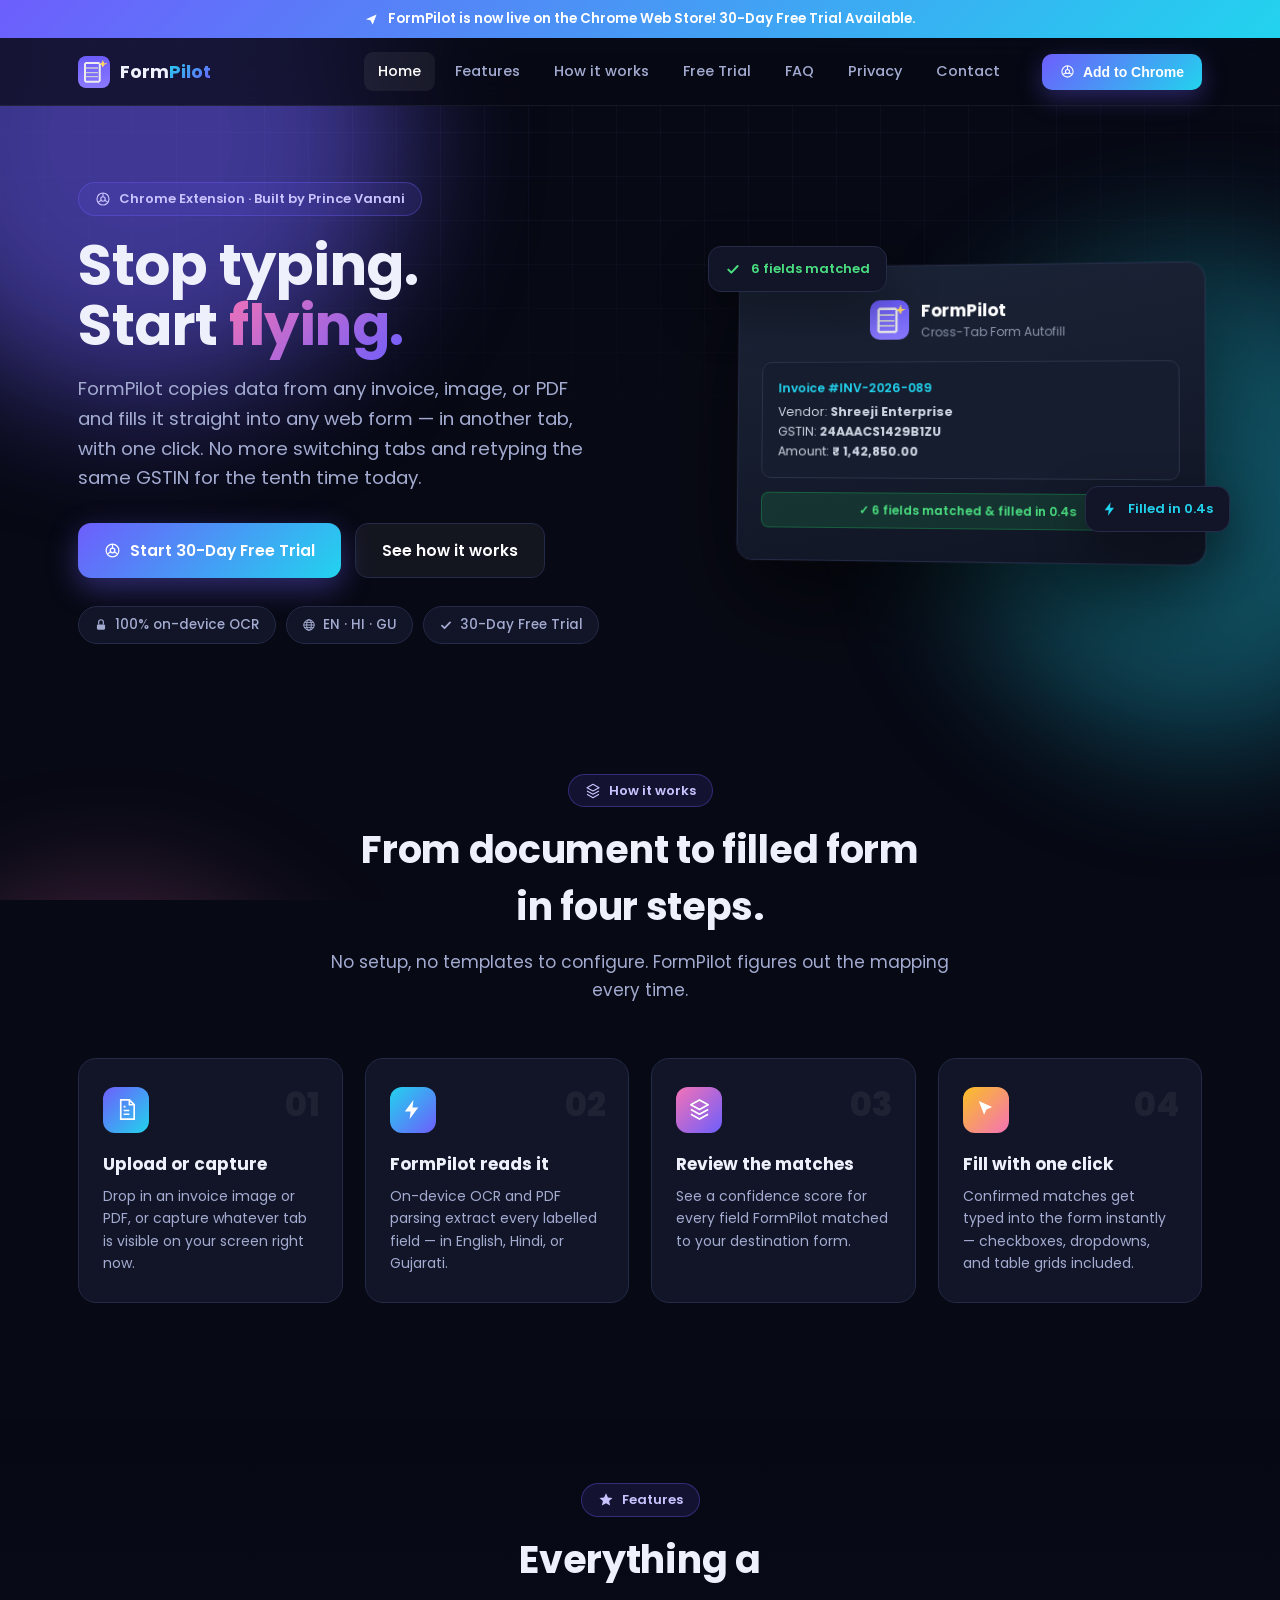
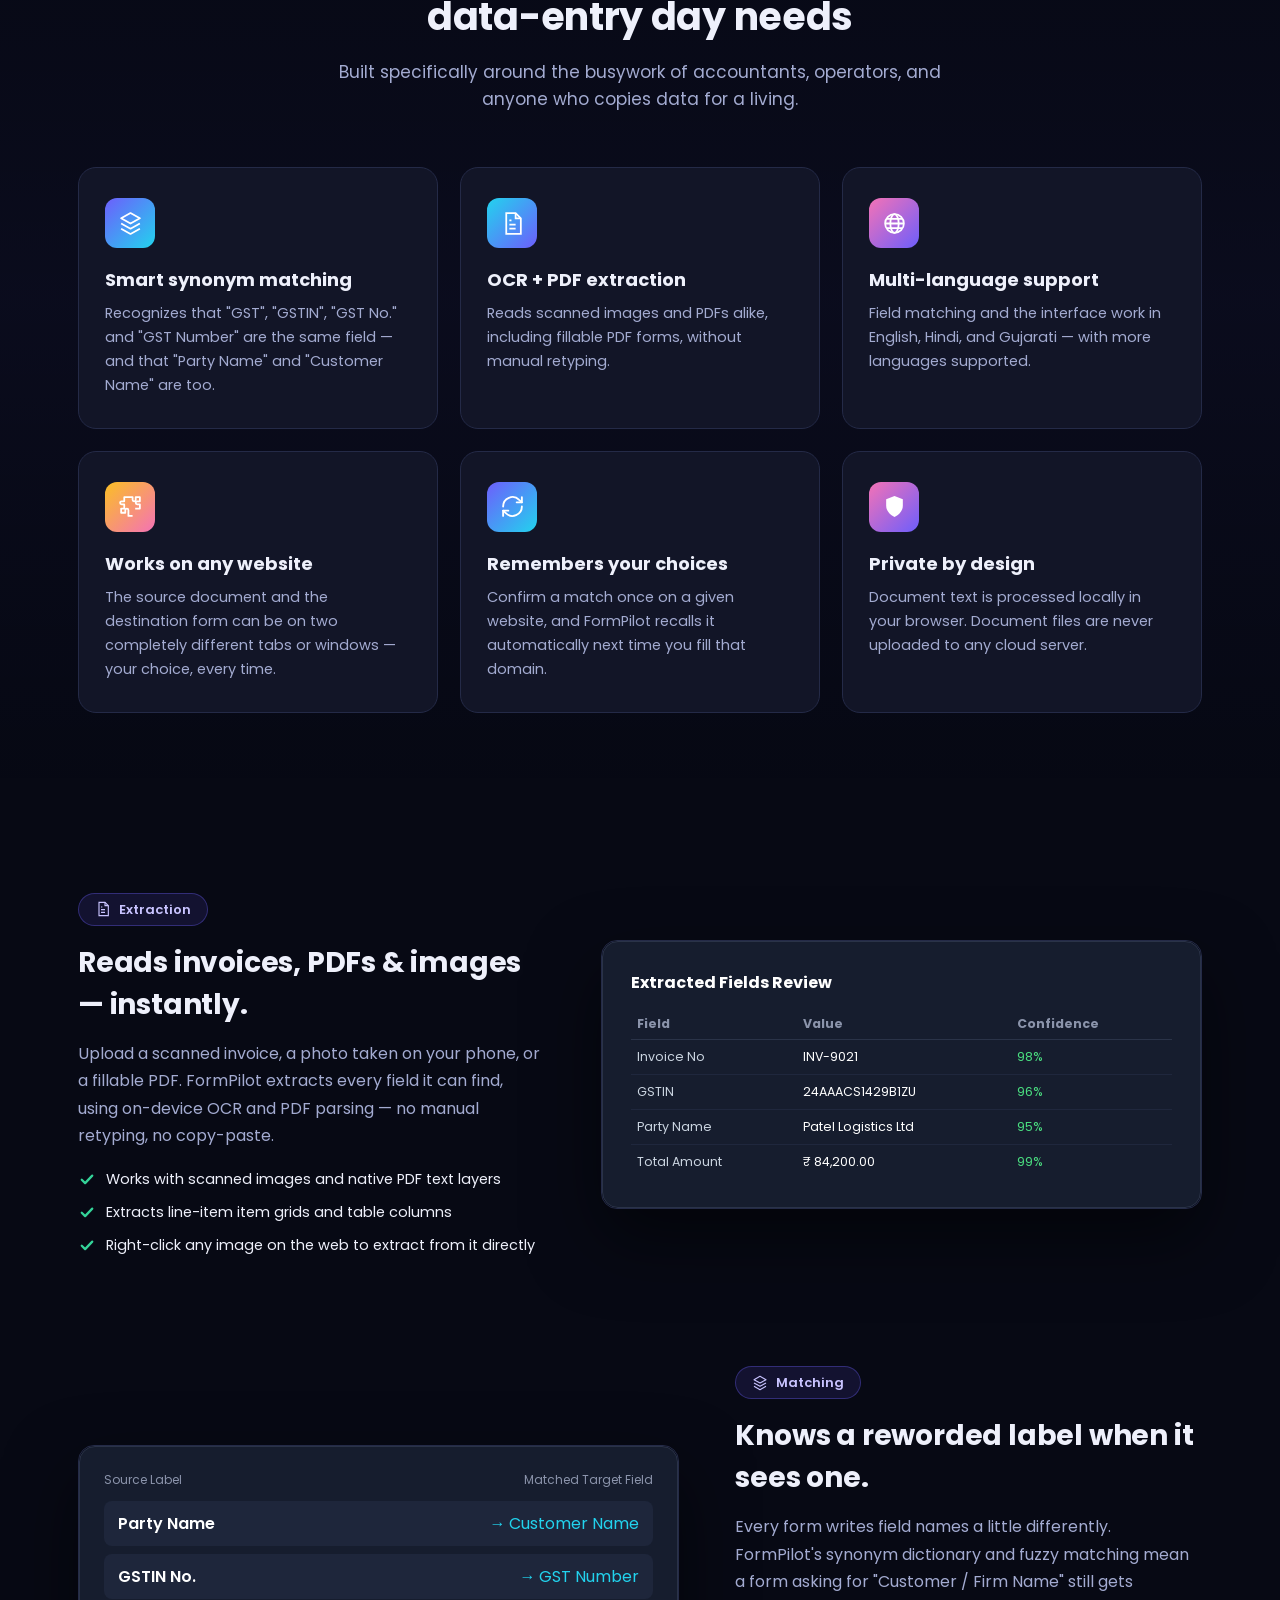
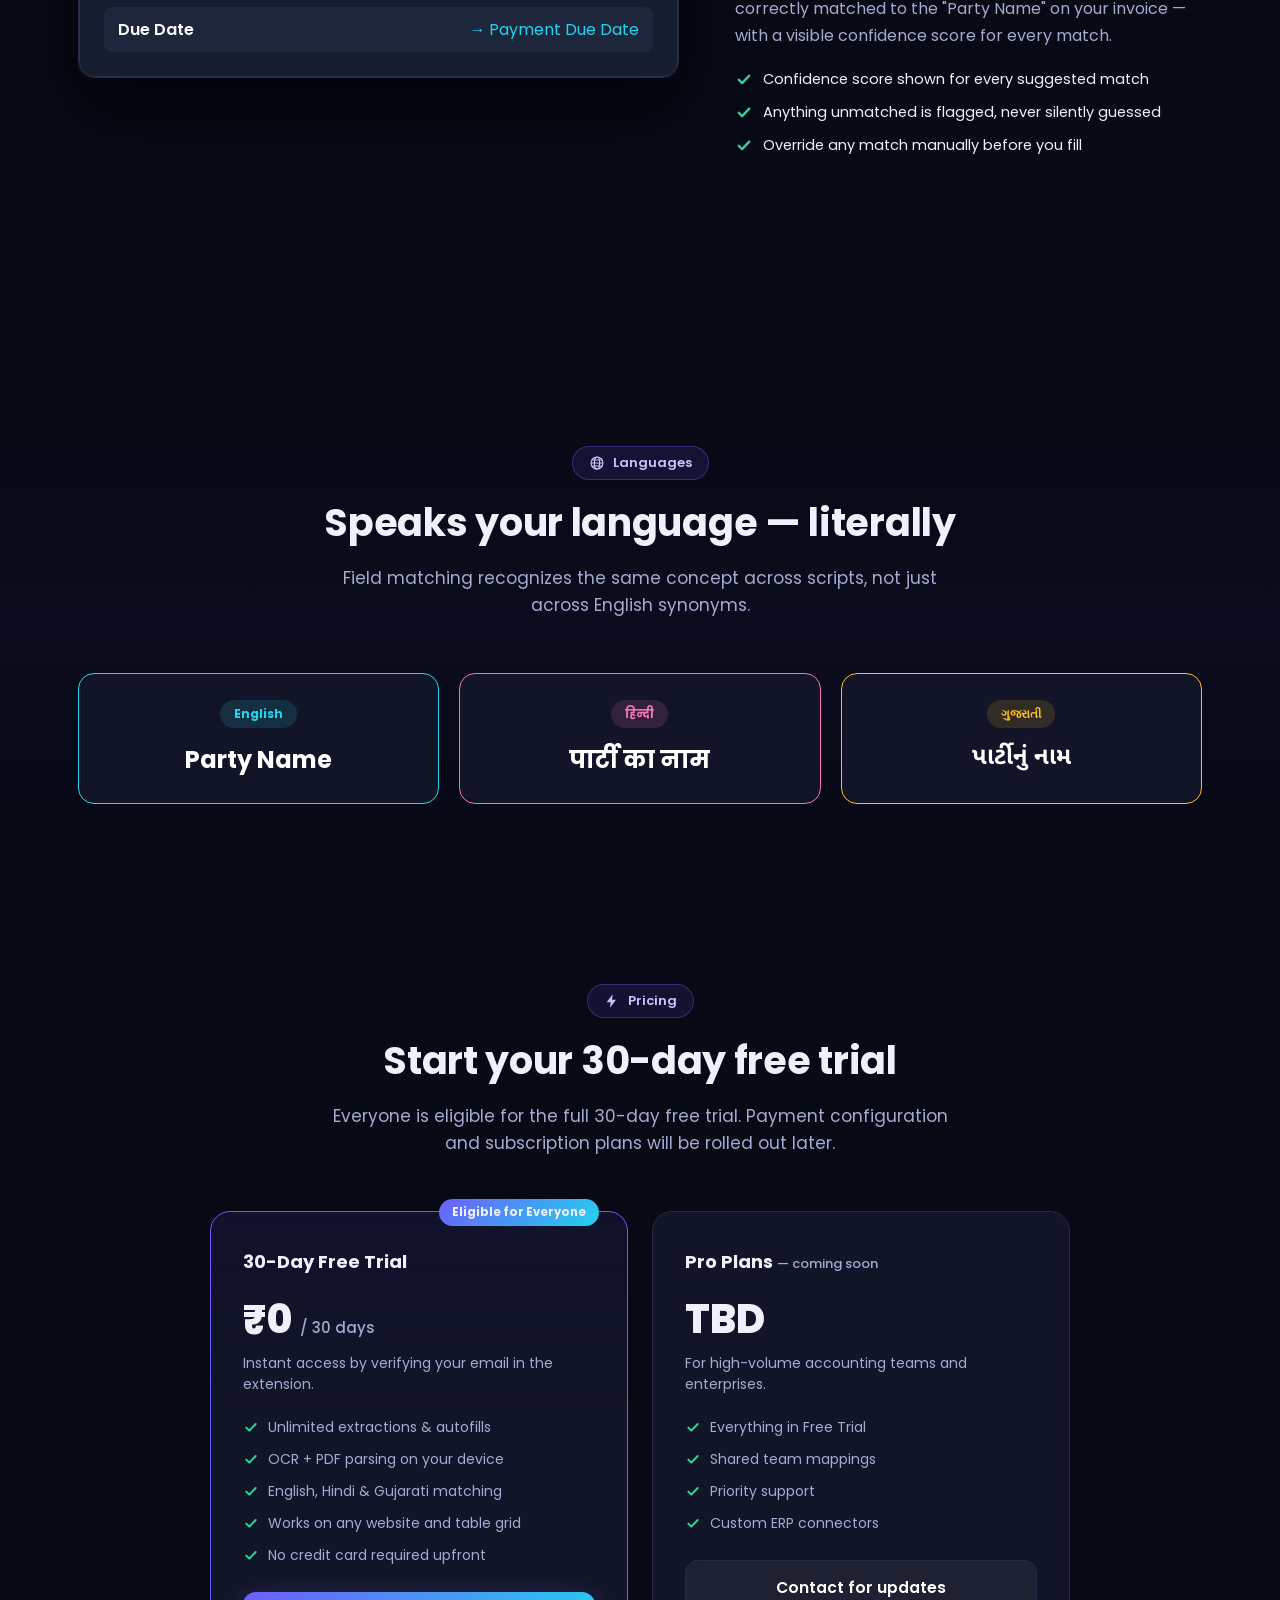
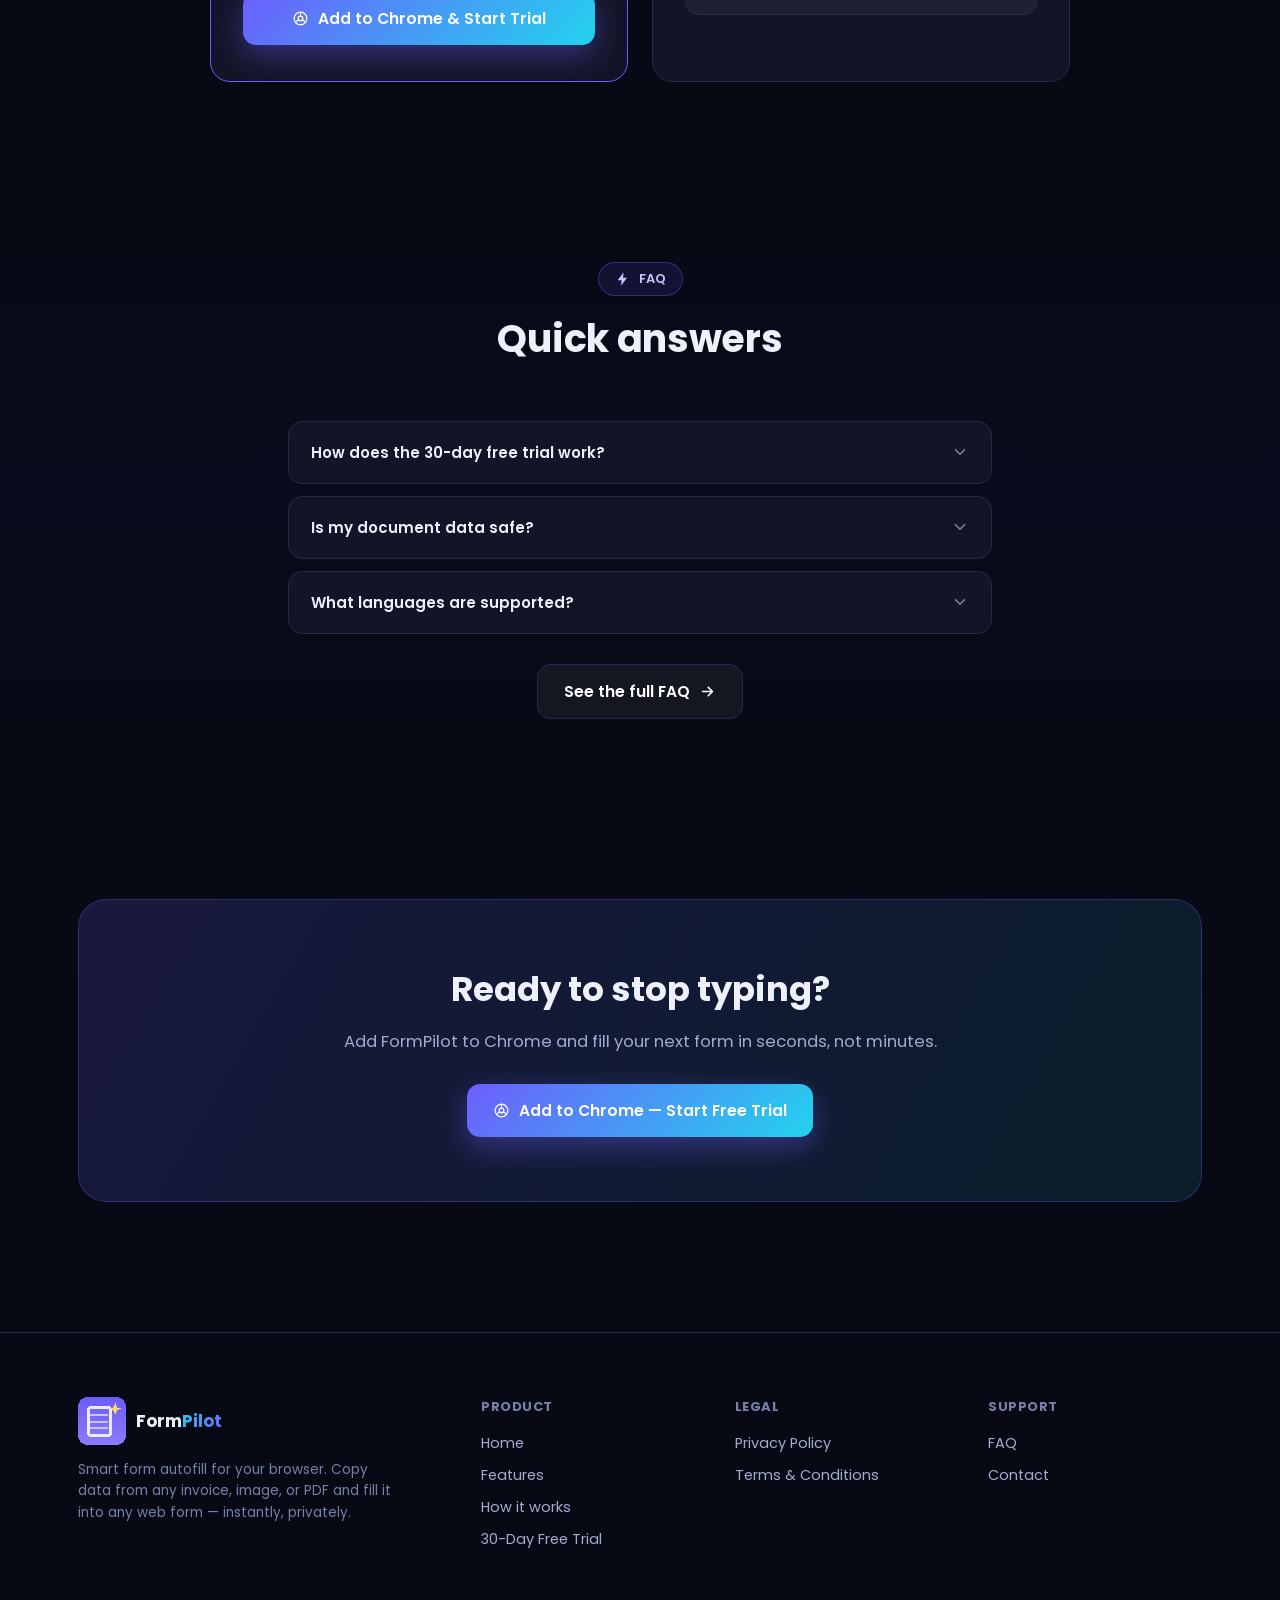
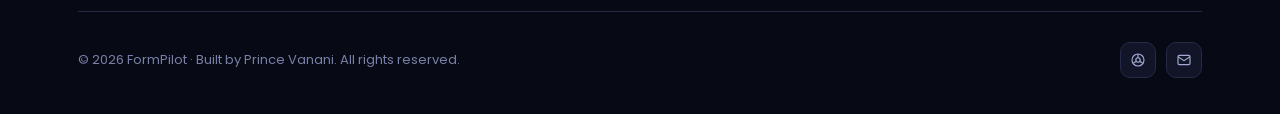
<file: index.html>
<!DOCTYPE html>
<html lang="en">
<head>
<meta charset="UTF-8" />
<meta name="viewport" content="width=device-width, initial-scale=1, viewport-fit=cover" />
<title>FormPilot — Smart Form Autofill for Your Browser</title>
<meta name="description" content="Copy data from any invoice, image, or PDF and auto-fill it into any web form — with smart, multi-language field matching. 30-day free trial, no credit card required." />
<link rel="icon" type="image/png" sizes="48x48" href="assets/images/icon48.png">
<link rel="preconnect" href="https://fonts.googleapis.com">
<link rel="preconnect" href="https://fonts.gstatic.com" crossorigin>
<link href="https://fonts.googleapis.com/css2?family=Poppins:ital,wght@0,400;0,500;0,600;0,700;0,800;1,600&family=Noto+Sans+Gujarati:wght@500;700&display=swap" rel="stylesheet">
<link rel="stylesheet" href="assets/css/style.css" />
</head>
<body>

<div class="bg-fx">
  <div class="orb" style="width:520px;height:520px;background:#6d5efc;top:-120px;left:-120px;"></div>
  <div class="orb" style="width:480px;height:480px;background:#22d3ee;top:260px;right:-160px;opacity:.35;"></div>
  <div class="orb" style="width:420px;height:420px;background:#f472b6;top:900px;left:-100px;opacity:.3;"></div>
  <div class="orb" style="width:460px;height:460px;background:#6d5efc;top:1500px;right:-140px;opacity:.28;"></div>
  <div class="orb" style="width:400px;height:400px;background:#22d3ee;top:2300px;left:10%;opacity:.22;"></div>
</div>
<div class="grid-fx"></div>

<div class="announce" id="announce" style="display:none;">
  <svg viewBox="0 0 24 24" fill="none"><path d="M3 11.5L20 4l-6.2 16-3-6.3L3 11.5z" fill="currentColor" fill-opacity="0.95"/><path d="M10.8 13.7L13.8 20 20 4l-9.2 9.7z" fill="currentColor" fill-opacity="0.6"/></svg>
  <span id="announceText"></span>
</div>

<nav class="nav">
  <div class="nav-inner">
    <div class="brand" onclick="goPage('home')">
      <img src="assets/images/icon48.png" alt="FormPilot" />
      <span>Form<span class="pilot">Pilot</span></span>
    </div>
    <div class="nav-links">
      <a onclick="goPage('home')" data-nav="home">Home</a>
      <a onclick="goHash('features')">Features</a>
      <a onclick="goHash('how')">How it works</a>
      <a onclick="goHash('pricing')">Free Trial</a>
      <a onclick="goPage('faq')" data-nav="faq">FAQ</a>
      <a href="privacy.html" data-nav="privacy">Privacy</a>
      <a onclick="goPage('contact')" data-nav="contact">Contact</a>
    </div>
    <button class="nav-cta js-store">
      <svg viewBox="0 0 24 24" fill="none" stroke="currentColor" stroke-width="1.7"><circle cx="12" cy="12" r="9"/><circle cx="12" cy="12" r="3.3"/><path d="M12 3v6M5.2 16.5l5.1-3M18.8 16.5l-5.1-3"/></svg>
      Add to Chrome
    </button>
    <div class="burger" onclick="toggleMobileNav(true)"><span></span></div>
  </div>
</nav>

<div class="mobile-nav" id="mobileNav">
  <div class="mobile-nav-head">
    <div class="brand">
      <img src="assets/images/icon48.png" alt="FormPilot" />
      <span>Form<span class="pilot">Pilot</span></span>
    </div>
    <div class="burger" onclick="toggleMobileNav(false)" style="font-size:20px;">✕</div>
  </div>
  <a onclick="goPage('home');toggleMobileNav(false)">Home</a>
  <a onclick="goPage('home');toggleMobileNav(false);setTimeout(()=>goHash('features'),50)">Features</a>
  <a onclick="goPage('home');toggleMobileNav(false);setTimeout(()=>goHash('how'),50)">How it works</a>
  <a onclick="goPage('home');toggleMobileNav(false);setTimeout(()=>goHash('pricing'),50)">30-Day Free Trial</a>
  <a onclick="goPage('faq');toggleMobileNav(false)">FAQ</a>
  <a href="privacy.html">Privacy Policy</a>
  <a href="terms.html">Terms &amp; Conditions</a>
  <a onclick="goPage('contact');toggleMobileNav(false)">Contact</a>
  <button class="btn btn-primary js-store" onclick="toggleMobileNav(false)">
    <svg viewBox="0 0 24 24" fill="none" stroke="currentColor" stroke-width="1.7"><circle cx="12" cy="12" r="9"/><circle cx="12" cy="12" r="3.3"/><path d="M12 3v6M5.2 16.5l5.1-3M18.8 16.5l-5.1-3"/></svg>
    Add to Chrome
  </button>
</div>

<main>
<!-- ================================= HOME PAGE ================================= -->
<div class="page active" id="page-home">
<section class="hero">
  <div class="container hero-inner">
    <div>
      <span class="eyebrow">
        <svg viewBox="0 0 24 24" fill="none" stroke="currentColor" stroke-width="1.7"><circle cx="12" cy="12" r="9"/><circle cx="12" cy="12" r="3.3"/><path d="M12 3v6M5.2 16.5l5.1-3M18.8 16.5l-5.1-3"/></svg>
        Chrome Extension &middot; Built by Prince Vanani
      </span>
      <h1>Stop typing.<br/>Start <span class="g">flying.</span></h1>
      <p class="lead">FormPilot copies data from any invoice, image, or PDF and fills it straight into any web form &mdash; in another tab, with one click. No more switching tabs and retyping the same GSTIN for the tenth time today.</p>
      <div class="hero-ctas">
        <a class="btn btn-primary js-store" href="https://chromewebstore.google.com/detail/formpilot/ngjjbjndpfdaopbjciddakbaaodkpkdo" target="_blank" rel="noopener" id="get">
          <svg viewBox="0 0 24 24" fill="none" stroke="currentColor" stroke-width="1.7"><circle cx="12" cy="12" r="9"/><circle cx="12" cy="12" r="3.3"/><path d="M12 3v6M5.2 16.5l5.1-3M18.8 16.5l-5.1-3"/></svg>
          Start 30-Day Free Trial
        </a>
        <a class="btn btn-ghost" onclick="goHash('how')">See how it works</a>
      </div>
      <div class="hero-trust">
        <span class="chip"><svg viewBox="0 0 24 24" fill="none"><rect x="5" y="11" width="14" height="9" rx="2" fill="currentColor"/><path d="M8 11V7a4 4 0 0 1 8 0v4" stroke="currentColor" stroke-width="2" fill="none"/></svg> 100% on-device OCR</span>
        <span class="chip"><svg viewBox="0 0 24 24" fill="none" stroke="currentColor" stroke-width="1.7"><circle cx="12" cy="12" r="9"/><ellipse cx="12" cy="12" rx="4" ry="9"/><path d="M3 12h18M4.5 7.5h15M4.5 16.5h15"/></svg> EN &middot; HI &middot; GU</span>
        <span class="chip"><svg viewBox="0 0 24 24" fill="none"><path d="M5 13l4.5 4.5L19 7.5" stroke="currentColor" stroke-width="3" stroke-linecap="round" stroke-linejoin="round"/></svg> 30-Day Free Trial</span>
      </div>
    </div>
    <div class="hero-visual">
      <div class="hero-shot">
        <div style="background:linear-gradient(170deg,#1b2437,#101524);padding:32px 24px;border-radius:16px;text-align:center;">
          <div style="display:inline-flex;align-items:center;gap:12px;margin-bottom:20px;">
            <img src="assets/images/icon48.png" style="width:40px;height:40px;border-radius:10px;" alt="" />
            <div style="text-align:left;">
              <div style="font-weight:700;font-size:17px;color:#fff;">FormPilot</div>
              <div style="font-size:12px;color:#8b94ab;">Cross-Tab Form Autofill</div>
            </div>
          </div>
          <div style="background:#161d2e;border:1px solid #2a3348;border-radius:10px;padding:16px;text-align:left;font-size:12.5px;color:#cbd5e1;line-height:1.6;margin-bottom:14px;">
            <div style="color:#22d3ee;font-weight:600;margin-bottom:4px;">Invoice #INV-2026-089</div>
            <div>Vendor: <strong>Shreeji Enterprise</strong></div>
            <div>GSTIN: <strong>24AAACS1429B1ZU</strong></div>
            <div>Amount: <strong>₹ 1,42,850.00</strong></div>
          </div>
          <div style="background:rgba(34,197,94,0.15);border:1px solid rgba(34,197,94,0.3);color:#4ade80;border-radius:8px;padding:8px 12px;font-size:12px;font-weight:600;">
            ✓ 6 fields matched &amp; filled in 0.4s
          </div>
        </div>
      </div>
      <div class="float-card" style="top:-18px;left:-24px;color:#4ade80;">
        <svg viewBox="0 0 24 24" fill="none"><path d="M5 13l4.5 4.5L19 7.5" stroke="currentColor" stroke-width="3" stroke-linecap="round" stroke-linejoin="round"/></svg>
        6 fields matched
      </div>
      <div class="float-card" style="bottom:30px;right:-28px;color:#22d3ee;">
        <svg viewBox="0 0 24 24" fill="none"><path d="M13 2L4 14h6l-1 8 9-12h-6l1-8z" fill="currentColor"/></svg>
        Filled in 0.4s
      </div>
    </div>
  </div>
</section>

<!-- ================================= HOW IT WORKS ================================= -->
<section class="section" id="how">
  <div class="container">
    <div class="section-head">
      <span class="eyebrow"><svg viewBox="0 0 24 24" fill="none" stroke="currentColor" stroke-width="1.7" stroke-linejoin="round"><path d="M12 2l9 5-9 5-9-5 9-5z"/><path d="M3 12l9 5 9-5"/><path d="M3 17l9 5 9-5"/></svg> How it works</span>
      <h2>From document to filled form <br/>in four steps.</h2>
      <p>No setup, no templates to configure. FormPilot figures out the mapping every time.</p>
    </div>
    <div class="steps">
      <div class="step-card">
        <div class="step-num">01</div>
        <div class="icon-box grad1" style="width:46px;height:46px"><span style="width:23px;height:23px"><svg viewBox="0 0 24 24" fill="none" stroke="currentColor" stroke-width="1.7"><path d="M6 2h9l5 5v15H6z"/><path d="M15 2v5h5"/><path d="M9 13h6M9 17h6M9 9h2"/></svg></span></div>
        <h3>Upload or capture</h3>
        <p>Drop in an invoice image or PDF, or capture whatever tab is visible on your screen right now.</p>
      </div>
      <div class="step-card">
        <div class="step-num">02</div>
        <div class="icon-box grad2" style="width:46px;height:46px"><span style="width:23px;height:23px"><svg viewBox="0 0 24 24" fill="none"><path d="M13 2L4 14h6l-1 8 9-12h-6l1-8z" fill="currentColor"/></svg></span></div>
        <h3>FormPilot reads it</h3>
        <p>On-device OCR and PDF parsing extract every labelled field &mdash; in English, Hindi, or Gujarati.</p>
      </div>
      <div class="step-card">
        <div class="step-num">03</div>
        <div class="icon-box grad3" style="width:46px;height:46px"><span style="width:23px;height:23px"><svg viewBox="0 0 24 24" fill="none" stroke="currentColor" stroke-width="1.7" stroke-linejoin="round"><path d="M12 2l9 5-9 5-9-5 9-5z"/><path d="M3 12l9 5 9-5"/><path d="M3 17l9 5 9-5"/></svg></span></div>
        <h3>Review the matches</h3>
        <p>See a confidence score for every field FormPilot matched to your destination form.</p>
      </div>
      <div class="step-card">
        <div class="step-num">04</div>
        <div class="icon-box grad4" style="width:46px;height:46px"><span style="width:23px;height:23px"><svg viewBox="0 0 24 24" fill="none"><path d="M5 3l5.5 14.5L13 12l6-2.5L5 3z" fill="currentColor"/></svg></span></div>
        <h3>Fill with one click</h3>
        <p>Confirmed matches get typed into the form instantly &mdash; checkboxes, dropdowns, and table grids included.</p>
      </div>
    </div>
  </div>
</section>

<!-- ================================= FEATURES ================================= -->
<section class="section section-alt" id="features">
  <div class="container">
    <div class="section-head">
      <span class="eyebrow"><svg viewBox="0 0 24 24" fill="currentColor"><path d="M12 2l2.9 6.3 6.9.7-5.2 4.6 1.6 6.8L12 16.9 5.8 20.4l1.6-6.8L2.2 9l6.9-.7L12 2z"/></svg> Features</span>
      <h2>Everything a <span style="white-space:nowrap">data-entry</span> day needs</h2>
      <p>Built specifically around the busywork of accountants, operators, and anyone who copies data for a living.</p>
    </div>
    <div class="feat-grid">
      <div class="feat-card">
        <div class="icon-box grad1" style="width:50px;height:50px"><span style="width:25px;height:25px"><svg viewBox="0 0 24 24" fill="none" stroke="currentColor" stroke-width="1.7" stroke-linejoin="round"><path d="M12 2l9 5-9 5-9-5 9-5z"/><path d="M3 12l9 5 9-5"/><path d="M3 17l9 5 9-5"/></svg></span></div>
        <h3>Smart synonym matching</h3>
        <p>Recognizes that "GST", "GSTIN", "GST No." and "GST Number" are the same field &mdash; and that "Party Name" and "Customer Name" are too.</p>
      </div>
      <div class="feat-card">
        <div class="icon-box grad2" style="width:50px;height:50px"><span style="width:25px;height:25px"><svg viewBox="0 0 24 24" fill="none" stroke="currentColor" stroke-width="1.7"><path d="M6 2h9l5 5v15H6z"/><path d="M15 2v5h5"/><path d="M9 13h6M9 17h6M9 9h2"/></svg></span></div>
        <h3>OCR + PDF extraction</h3>
        <p>Reads scanned images and PDFs alike, including fillable PDF forms, without manual retyping.</p>
      </div>
      <div class="feat-card">
        <div class="icon-box grad3" style="width:50px;height:50px"><span style="width:25px;height:25px"><svg viewBox="0 0 24 24" fill="none" stroke="currentColor" stroke-width="1.7"><circle cx="12" cy="12" r="9"/><ellipse cx="12" cy="12" rx="4" ry="9"/><path d="M3 12h18M4.5 7.5h15M4.5 16.5h15"/></svg></span></div>
        <h3>Multi-language support</h3>
        <p>Field matching and the interface work in English, Hindi, and Gujarati &mdash; with more languages supported.</p>
      </div>
      <div class="feat-card">
        <div class="icon-box grad4" style="width:50px;height:50px"><span style="width:25px;height:25px"><svg viewBox="0 0 24 24" fill="none" stroke="currentColor" stroke-width="1.7" stroke-linejoin="round"><path d="M10 3h4v2.5a1.5 1.5 0 0 0 3 0V3h4v4h-2.5a1.5 1.5 0 0 0 0 3H21v4h-4.5M10 3H6v4H3.5a1.5 1.5 0 0 0 0 3H6v4H3v4h4v-2.5a1.5 1.5 0 0 1 3 0V21h4"/></svg></span></div>
        <h3>Works on any website</h3>
        <p>The source document and the destination form can be on two completely different tabs or windows &mdash; your choice, every time.</p>
      </div>
      <div class="feat-card">
        <div class="icon-box grad1" style="width:50px;height:50px"><span style="width:25px;height:25px"><svg viewBox="0 0 24 24" fill="none" stroke="currentColor" stroke-width="1.8" stroke-linecap="round" stroke-linejoin="round"><path d="M3 12a9 9 0 0 1 15.4-6.4L21 8"/><path d="M21 3v5h-5"/><path d="M21 12a9 9 0 0 1-15.4 6.4L3 16"/><path d="M3 21v-5h5"/></svg></span></div>
        <h3>Remembers your choices</h3>
        <p>Confirm a match once on a given website, and FormPilot recalls it automatically next time you fill that domain.</p>
      </div>
      <div class="feat-card">
        <div class="icon-box grad3" style="width:50px;height:50px"><span style="width:25px;height:25px"><svg viewBox="0 0 24 24" fill="none"><path d="M12 2l8 3v6c0 5-3.4 8.7-8 11-4.6-2.3-8-6-8-11V5l8-3z" fill="currentColor"/></svg></span></div>
        <h3>Private by design</h3>
        <p>Document text is processed locally in your browser. Document files are never uploaded to any cloud server.</p>
      </div>
    </div>
  </div>
</section>

<!-- ================================= SHOWCASE ================================= -->
<section class="section">
  <div class="container">
    <div class="showcase">
      <div class="sc-text">
        <span class="eyebrow"><svg viewBox="0 0 24 24" fill="none" stroke="currentColor" stroke-width="1.7"><path d="M6 2h9l5 5v15H6z"/><path d="M15 2v5h5"/><path d="M9 13h6M9 17h6M9 9h2"/></svg> Extraction</span>
        <h3>Reads invoices, PDFs &amp; images &mdash; instantly.</h3>
        <p>Upload a scanned invoice, a photo taken on your phone, or a fillable PDF. FormPilot extracts every field it can find, using on-device OCR and PDF parsing &mdash; no manual retyping, no copy-paste.</p>
        <ul class="sc-list">
          <li><svg viewBox="0 0 24 24" fill="none"><path d="M5 13l4.5 4.5L19 7.5" stroke="currentColor" stroke-width="3" stroke-linecap="round" stroke-linejoin="round"/></svg><span>Works with scanned images and native PDF text layers</span></li>
          <li><svg viewBox="0 0 24 24" fill="none"><path d="M5 13l4.5 4.5L19 7.5" stroke="currentColor" stroke-width="3" stroke-linecap="round" stroke-linejoin="round"/></svg><span>Extracts line-item item grids and table columns</span></li>
          <li><svg viewBox="0 0 24 24" fill="none"><path d="M5 13l4.5 4.5L19 7.5" stroke="currentColor" stroke-width="3" stroke-linecap="round" stroke-linejoin="round"/></svg><span>Right-click any image on the web to extract from it directly</span></li>
        </ul>
      </div>
      <div class="sc-img">
        <div style="background:#161d2e;padding:28px;border-radius:16px;border:1px solid #2a3348;">
          <h4 style="margin:0 0 14px;color:#fff;font-size:16px;">Extracted Fields Review</h4>
          <table style="width:100%;border-collapse:collapse;font-size:12.5px;color:#cbd5e1;">
            <thead>
              <tr style="border-bottom:1px solid #2a3348;color:#8b94ab;text-align:left;">
                <th style="padding:6px;">Field</th>
                <th style="padding:6px;">Value</th>
                <th style="padding:6px;">Confidence</th>
              </tr>
            </thead>
            <tbody>
              <tr style="border-bottom:1px solid #1f273d;">
                <td style="padding:8px 6px;">Invoice No</td>
                <td style="padding:8px 6px;color:#fff;">INV-9021</td>
                <td style="padding:8px 6px;color:#4ade80;">98%</td>
              </tr>
              <tr style="border-bottom:1px solid #1f273d;">
                <td style="padding:8px 6px;">GSTIN</td>
                <td style="padding:8px 6px;color:#fff;">24AAACS1429B1ZU</td>
                <td style="padding:8px 6px;color:#4ade80;">96%</td>
              </tr>
              <tr style="border-bottom:1px solid #1f273d;">
                <td style="padding:8px 6px;">Party Name</td>
                <td style="padding:8px 6px;color:#fff;">Patel Logistics Ltd</td>
                <td style="padding:8px 6px;color:#4ade80;">95%</td>
              </tr>
              <tr>
                <td style="padding:8px 6px;">Total Amount</td>
                <td style="padding:8px 6px;color:#fff;">₹ 84,200.00</td>
                <td style="padding:8px 6px;color:#4ade80;">99%</td>
              </tr>
            </tbody>
          </table>
        </div>
      </div>
    </div>

    <div class="showcase rev">
      <div class="sc-text">
        <span class="eyebrow"><svg viewBox="0 0 24 24" fill="none" stroke="currentColor" stroke-width="1.7" stroke-linejoin="round"><path d="M12 2l9 5-9 5-9-5 9-5z"/><path d="M3 12l9 5 9-5"/><path d="M3 17l9 5 9-5"/></svg> Matching</span>
        <h3>Knows a reworded label when it sees one.</h3>
        <p>Every form writes field names a little differently. FormPilot's synonym dictionary and fuzzy matching mean a form asking for "Customer / Firm Name" still gets correctly matched to the "Party Name" on your invoice &mdash; with a visible confidence score for every match.</p>
        <ul class="sc-list">
          <li><svg viewBox="0 0 24 24" fill="none"><path d="M5 13l4.5 4.5L19 7.5" stroke="currentColor" stroke-width="3" stroke-linecap="round" stroke-linejoin="round"/></svg><span>Confidence score shown for every suggested match</span></li>
          <li><svg viewBox="0 0 24 24" fill="none"><path d="M5 13l4.5 4.5L19 7.5" stroke="currentColor" stroke-width="3" stroke-linecap="round" stroke-linejoin="round"/></svg><span>Anything unmatched is flagged, never silently guessed</span></li>
          <li><svg viewBox="0 0 24 24" fill="none"><path d="M5 13l4.5 4.5L19 7.5" stroke="currentColor" stroke-width="3" stroke-linecap="round" stroke-linejoin="round"/></svg><span>Override any match manually before you fill</span></li>
        </ul>
      </div>
      <div class="sc-img">
        <div style="background:#161d2e;padding:24px;border-radius:16px;border:1px solid #2a3348;">
          <div style="display:flex;align-items:center;justify-content:space-between;margin-bottom:12px;">
            <span style="font-size:12px;color:#8b94ab;">Source Label</span>
            <span style="font-size:12px;color:#8b94ab;">Matched Target Field</span>
          </div>
          <div style="display:flex;align-items:center;justify-content:space-between;background:#1e263b;padding:10px 14px;border-radius:8px;margin-bottom:8px;">
            <span style="color:#fff;font-weight:600;">Party Name</span>
            <span style="color:#22d3ee;">→ Customer Name</span>
          </div>
          <div style="display:flex;align-items:center;justify-content:space-between;background:#1e263b;padding:10px 14px;border-radius:8px;margin-bottom:8px;">
            <span style="color:#fff;font-weight:600;">GSTIN No.</span>
            <span style="color:#22d3ee;">→ GST Number</span>
          </div>
          <div style="display:flex;align-items:center;justify-content:space-between;background:#1e263b;padding:10px 14px;border-radius:8px;">
            <span style="color:#fff;font-weight:600;">Due Date</span>
            <span style="color:#22d3ee;">→ Payment Due Date</span>
          </div>
        </div>
      </div>
    </div>
  </div>
</section>

<!-- ================================= LANGUAGES ================================= -->
<section class="section section-alt">
  <div class="container">
    <div class="section-head">
      <span class="eyebrow"><svg viewBox="0 0 24 24" fill="none" stroke="currentColor" stroke-width="1.7"><circle cx="12" cy="12" r="9"/><ellipse cx="12" cy="12" rx="4" ry="9"/><path d="M3 12h18M4.5 7.5h15M4.5 16.5h15"/></svg> Languages</span>
      <h2>Speaks your language &mdash; literally</h2>
      <p>Field matching recognizes the same concept across scripts, not just across English synonyms.</p>
    </div>
    <div class="lang-row">
      <div class="lang-card" style="border-color:#22d3ee">
        <span class="lang-tag" style="background:#22d3ee22;color:#22d3ee">English</span>
        <div class="lang-word">Party Name</div>
      </div>
      <div class="lang-card" style="border-color:#f472b6">
        <span class="lang-tag" style="background:#f472b622;color:#f472b6">हिन्दी</span>
        <div class="lang-word">पार्टी का नाम</div>
      </div>
      <div class="lang-card" style="border-color:#fbbf24">
        <span class="lang-tag" style="background:#fbbf2422;color:#fbbf24">ગુજરાતી</span>
        <div class="lang-word guj">પાર્ટીનું નામ</div>
      </div>
    </div>
  </div>
</section>

<!-- ================================= PRICING ================================= -->
<section class="section" id="pricing">
  <div class="container">
    <div class="section-head">
      <span class="eyebrow"><svg viewBox="0 0 24 24" fill="none"><path d="M13 2L4 14h6l-1 8 9-12h-6l1-8z" fill="currentColor"/></svg> Pricing</span>
      <h2>Start your 30-day free trial</h2>
      <p>Everyone is eligible for the full 30-day free trial. Payment configuration and subscription plans will be rolled out later.</p>
    </div>
    <div class="price-wrap">
      <div class="price-card hl">
        <span class="tag">Eligible for Everyone</span>
        <div style="font-weight:700;font-size:18px;">30-Day Free Trial</div>
        <div class="price-amt">₹0 <span>/ 30 days</span></div>
        <p style="color:var(--muted);font-size:14px;margin:0;">Instant access by verifying your email in the extension.</p>
        <ul>
          <li><svg viewBox="0 0 24 24" fill="none"><path d="M5 13l4.5 4.5L19 7.5" stroke="currentColor" stroke-width="3" stroke-linecap="round" stroke-linejoin="round"/></svg><span>Unlimited extractions &amp; autofills</span></li>
          <li><svg viewBox="0 0 24 24" fill="none"><path d="M5 13l4.5 4.5L19 7.5" stroke="currentColor" stroke-width="3" stroke-linecap="round" stroke-linejoin="round"/></svg><span>OCR + PDF parsing on your device</span></li>
          <li><svg viewBox="0 0 24 24" fill="none"><path d="M5 13l4.5 4.5L19 7.5" stroke="currentColor" stroke-width="3" stroke-linecap="round" stroke-linejoin="round"/></svg><span>English, Hindi &amp; Gujarati matching</span></li>
          <li><svg viewBox="0 0 24 24" fill="none"><path d="M5 13l4.5 4.5L19 7.5" stroke="currentColor" stroke-width="3" stroke-linecap="round" stroke-linejoin="round"/></svg><span>Works on any website and table grid</span></li>
          <li><svg viewBox="0 0 24 24" fill="none"><path d="M5 13l4.5 4.5L19 7.5" stroke="currentColor" stroke-width="3" stroke-linecap="round" stroke-linejoin="round"/></svg><span>No credit card required upfront</span></li>
        </ul>
        <a class="btn btn-primary js-store" style="width:100%;" href="https://chromewebstore.google.com/detail/formpilot/ngjjbjndpfdaopbjciddakbaaodkpkdo" target="_blank" rel="noopener">
          <svg viewBox="0 0 24 24" fill="none" stroke="currentColor" stroke-width="1.7"><circle cx="12" cy="12" r="9"/><circle cx="12" cy="12" r="3.3"/><path d="M12 3v6M5.2 16.5l5.1-3M18.8 16.5l-5.1-3"/></svg>
          Add to Chrome &amp; Start Trial
        </a>
      </div>
      <div class="price-card">
        <div style="font-weight:700;font-size:18px;">Pro Plans <span style="color:var(--muted);font-weight:500;font-size:13px;">&mdash; coming soon</span></div>
        <div class="price-amt">TBD</div>
        <p style="color:var(--muted);font-size:14px;margin:0;">For high-volume accounting teams and enterprises.</p>
        <ul>
          <li><svg viewBox="0 0 24 24" fill="none"><path d="M5 13l4.5 4.5L19 7.5" stroke="currentColor" stroke-width="3" stroke-linecap="round" stroke-linejoin="round"/></svg><span>Everything in Free Trial</span></li>
          <li><svg viewBox="0 0 24 24" fill="none"><path d="M5 13l4.5 4.5L19 7.5" stroke="currentColor" stroke-width="3" stroke-linecap="round" stroke-linejoin="round"/></svg><span>Shared team mappings</span></li>
          <li><svg viewBox="0 0 24 24" fill="none"><path d="M5 13l4.5 4.5L19 7.5" stroke="currentColor" stroke-width="3" stroke-linecap="round" stroke-linejoin="round"/></svg><span>Priority support</span></li>
          <li><svg viewBox="0 0 24 24" fill="none"><path d="M5 13l4.5 4.5L19 7.5" stroke="currentColor" stroke-width="3" stroke-linecap="round" stroke-linejoin="round"/></svg><span>Custom ERP connectors</span></li>
        </ul>
        <a class="btn btn-ghost" style="width:100%;" onclick="goPage('contact')">Contact for updates</a>
      </div>
    </div>
  </div>
</section>

<!-- ================================= FAQ PREVIEW ================================= -->
<section class="section section-alt">
  <div class="container" style="max-width:760px;">
    <div class="section-head">
      <span class="eyebrow"><svg viewBox="0 0 24 24" fill="none"><path d="M13 2L4 14h6l-1 8 9-12h-6l1-8z" fill="currentColor"/></svg> FAQ</span>
      <h2>Quick answers</h2>
    </div>
    <div id="faqPreview">
      <div class="faq-item">
        <div class="faq-q" onclick="toggleFaq(this)">How does the 30-day free trial work?<svg viewBox="0 0 24 24" fill="none" stroke="currentColor" stroke-width="2.2" stroke-linecap="round" stroke-linejoin="round"><path d="M6 9l6 6 6-6"/></svg></div>
        <div class="faq-a"><div class="faq-a-in">When you open the FormPilot extension side panel for the first time, simply enter your email address. We send a 6-digit verification code to confirm your email. Once entered, your 30-day trial activates with full, unlimited access. No credit card required!</div></div>
      </div>
      <div class="faq-item">
        <div class="faq-q" onclick="toggleFaq(this)">Is my document data safe?<svg viewBox="0 0 24 24" fill="none" stroke="currentColor" stroke-width="2.2" stroke-linecap="round" stroke-linejoin="round"><path d="M6 9l6 6 6-6"/></svg></div>
        <div class="faq-a"><div class="faq-a-in">Yes &mdash; document text recognition and field matching run locally inside your browser. FormPilot does not upload your invoices, screenshots, or forms to any server. Check our full Privacy Policy for complete details.</div></div>
      </div>
      <div class="faq-item">
        <div class="faq-q" onclick="toggleFaq(this)">What languages are supported?<svg viewBox="0 0 24 24" fill="none" stroke="currentColor" stroke-width="2.2" stroke-linecap="round" stroke-linejoin="round"><path d="M6 9l6 6 6-6"/></svg></div>
        <div class="faq-a"><div class="faq-a-in">Field matching and the extension's user interface support English, Hindi, and Gujarati out of the box.</div></div>
      </div>
    </div>
    <div style="text-align:center;margin-top:30px;">
      <a class="btn btn-ghost" onclick="goPage('faq')">See the full FAQ <svg viewBox="0 0 24 24" fill="none" stroke="currentColor" stroke-width="2.2" stroke-linecap="round" stroke-linejoin="round"><path d="M5 12h14M13 6l6 6-6 6"/></svg></a>
    </div>
  </div>
</section>

<!-- ================================= CTA BAND ================================= -->
<section class="section">
  <div class="container">
    <div class="cta-band">
      <h2>Ready to stop typing?</h2>
      <p>Add FormPilot to Chrome and fill your next form in seconds, not minutes.</p>
      <a class="btn btn-primary js-store" href="https://chromewebstore.google.com/detail/formpilot/ngjjbjndpfdaopbjciddakbaaodkpkdo" target="_blank" rel="noopener">
        <svg viewBox="0 0 24 24" fill="none" stroke="currentColor" stroke-width="1.7"><circle cx="12" cy="12" r="9"/><circle cx="12" cy="12" r="3.3"/><path d="M12 3v6M5.2 16.5l5.1-3M18.8 16.5l-5.1-3"/></svg>
        Add to Chrome &mdash; Start Free Trial
      </a>
    </div>
  </div>
</section>
</div>

<!-- ================================= FAQ PAGE ================================= -->
<div class="page" id="page-faq">
  <section class="page-hero container">
    <span class="eyebrow"><svg viewBox="0 0 24 24" fill="none"><path d="M13 2L4 14h6l-1 8 9-12h-6l1-8z" fill="currentColor"/></svg> Support</span>
    <h1>Frequently asked questions</h1>
    <p>Can't find what you need? <a onclick="goPage('contact')" style="color:var(--cyan);cursor:pointer;">Get in touch</a>.</p>
  </section>
  <div class="legal container" style="max-width:816px;">
    <div class="faq-cat">30-Day Free Trial</div>
    <div class="faq-item"><div class="faq-q" onclick="toggleFaq(this)">How do I start the free trial?<svg viewBox="0 0 24 24" fill="none" stroke="currentColor" stroke-width="2.2" stroke-linecap="round" stroke-linejoin="round"><path d="M6 9l6 6 6-6"/></svg></div><div class="faq-a"><div class="faq-a-in">Install the extension and open the side panel. Enter your email address to receive a 6-digit OTP code. Enter the code and your 30-day trial begins immediately. Everyone is eligible!</div></div></div>
    <div class="faq-item"><div class="faq-q" onclick="toggleFaq(this)">Is a credit card required?<svg viewBox="0 0 24 24" fill="none" stroke="currentColor" stroke-width="2.2" stroke-linecap="round" stroke-linejoin="round"><path d="M6 9l6 6 6-6"/></svg></div><div class="faq-a"><div class="faq-a-in">No! No credit card or payment information is required to activate and enjoy the 30-day free trial.</div></div></div>
    
    <div class="faq-cat">Using FormPilot</div>
    <div class="faq-item"><div class="faq-q" onclick="toggleFaq(this)">What file types can I upload?<svg viewBox="0 0 24 24" fill="none" stroke="currentColor" stroke-width="2.2" stroke-linecap="round" stroke-linejoin="round"><path d="M6 9l6 6 6-6"/></svg></div><div class="faq-a"><div class="faq-a-in">Images (JPG, PNG, WEBP) and PDF files &mdash; both scanned image PDFs and native text PDFs with forms and tables.</div></div></div>
    <div class="faq-item"><div class="faq-q" onclick="toggleFaq(this)">Does it work across different tabs?<svg viewBox="0 0 24 24" fill="none" stroke="currentColor" stroke-width="2.2" stroke-linecap="round" stroke-linejoin="round"><path d="M6 9l6 6 6-6"/></svg></div><div class="faq-a"><div class="faq-a-in">Yes! You can have your invoice or document open in one tab, and FormPilot will scan and autofill forms open in any other tab or browser window.</div></div></div>
    
    <div class="faq-cat">Privacy &amp; Security</div>
    <div class="faq-item"><div class="faq-q" onclick="toggleFaq(this)">Does FormPilot send my invoices to a server?<svg viewBox="0 0 24 24" fill="none" stroke="currentColor" stroke-width="2.2" stroke-linecap="round" stroke-linejoin="round"><path d="M6 9l6 6 6-6"/></svg></div><div class="faq-a"><div class="faq-a-in">No. All OCR and document parsing runs locally on your computer inside the browser extension. Your document data is never sent to our servers. See our <a href="privacy.html" style="color:var(--cyan);">Privacy Policy</a> for full details.</div></div></div>
  </div>
</div>

<!-- ================================= CONTACT PAGE ================================= -->
<div class="page" id="page-contact">
  <section class="page-hero container">
    <span class="eyebrow"><svg viewBox="0 0 24 24" fill="none" stroke="currentColor" stroke-width="1.7"><rect x="3" y="5" width="18" height="14" rx="2"/><path d="M3 7l9 6 9-6"/></svg> Contact</span>
    <h1>We'd like to hear from you</h1>
    <p>Questions, bug reports, feature ideas &mdash; all welcome.</p>
  </section>
  <div class="container contact-grid">
    <div class="contact-card">
      <div class="icon-box grad1" style="width:56px;height:56px"><span style="width:26px;height:26px"><svg viewBox="0 0 24 24" fill="none" stroke="currentColor" stroke-width="1.7"><rect x="3" y="5" width="18" height="14" rx="2"/><path d="M3 7l9 6 9-6"/></svg></span></div>
      <h3>Email support</h3>
      <p>For trial questions, feedback, or help with FormPilot.</p>
      <a class="btn btn-ghost btn-sm js-mailto" href="#"><span class="js-email">verify.formpilot@gmail.com</span></a>
    </div>
    <div class="contact-card">
      <div class="icon-box grad3" style="width:56px;height:56px"><span style="width:26px;height:26px"><svg viewBox="0 0 24 24" fill="none" stroke="currentColor" stroke-width="1.7"><rect x="8" y="7" width="8" height="11" rx="4"/><path d="M12 2v3M9 4l1.5 2M15 4l-1.5 2M3 12h5M16 12h5M4 18l4-2M20 18l-4-2M4 8l4 2M20 8l-4 2"/></svg></span></div>
      <h3>Report an issue</h3>
      <p>Found something that isn't working right? Let us know.</p>
      <a class="btn btn-ghost btn-sm js-mailto" data-subject="FormPilot Bug Report" href="#">Report an issue</a>
    </div>
    <div class="contact-card">
      <div class="icon-box grad2" style="width:56px;height:56px"><span style="width:26px;height:26px"><svg viewBox="0 0 24 24" fill="none" stroke="currentColor" stroke-width="1.7"><circle cx="12" cy="12" r="9"/><circle cx="12" cy="12" r="3.3"/><path d="M12 3v6M5.2 16.5l5.1-3M18.8 16.5l-5.1-3"/></svg></span></div>
      <h3>Chrome Web Store</h3>
      <p>Install FormPilot, leave a review, or see the latest version.</p>
      <a class="btn btn-ghost btn-sm js-store" href="https://chromewebstore.google.com/detail/formpilot/ngjjbjndpfdaopbjciddakbaaodkpkdo" target="_blank" rel="noopener">View listing</a>
    </div>
  </div>
  <div class="container" style="max-width:700px;text-align:center;padding-bottom:100px;color:var(--muted);font-size:14.5px;line-height:1.7;">
    <p>FormPilot is built and maintained by <strong style="color:#fff;">Prince Vanani</strong> (Gujarat, India).</p>
  </div>
</div>
</main>

<footer>
  <div class="container">
    <div class="foot-grid">
      <div>
        <div class="foot-brand">
          <img src="assets/images/icon48.png" alt="FormPilot" />
          <span>Form<span style="background:linear-gradient(135deg,#22d3ee,#6d5efc);-webkit-background-clip:text;background-clip:text;-webkit-text-fill-color:transparent;">Pilot</span></span>
        </div>
        <p class="foot-p">Smart form autofill for your browser. Copy data from any invoice, image, or PDF and fill it into any web form &mdash; instantly, privately.</p>
      </div>
      <div class="foot-col"><h5>Product</h5>
        <a onclick="goPage('home')">Home</a>
        <a onclick="goHash('features')">Features</a>
        <a onclick="goHash('how')">How it works</a>
        <a onclick="goHash('pricing')">30-Day Free Trial</a>
      </div>
      <div class="foot-col"><h5>Legal</h5>
        <a href="privacy.html">Privacy Policy</a>
        <a href="terms.html">Terms &amp; Conditions</a>
      </div>
      <div class="foot-col"><h5>Support</h5>
        <a onclick="goPage('faq')">FAQ</a>
        <a onclick="goPage('contact')">Contact</a>
      </div>
    </div>
    <div class="foot-bottom">
      <p>&copy; 2026 FormPilot &middot; Built by Prince Vanani. All rights reserved.</p>
      <div class="foot-social">
        <a href="https://chromewebstore.google.com/detail/formpilot/ngjjbjndpfdaopbjciddakbaaodkpkdo" target="_blank" rel="noopener" title="Chrome Web Store" class="js-store"><svg viewBox="0 0 24 24" fill="none" stroke="currentColor" stroke-width="1.7"><circle cx="12" cy="12" r="9"/><circle cx="12" cy="12" r="3.3"/><path d="M12 3v6M5.2 16.5l5.1-3M18.8 16.5l-5.1-3"/></svg></a>
        <a href="mailto:verify.formpilot@gmail.com" title="Email" class="js-mailto"><svg viewBox="0 0 24 24" fill="none" stroke="currentColor" stroke-width="1.7"><rect x="3" y="5" width="18" height="14" rx="2"/><path d="M3 7l9 6 9-6"/></svg></a>
      </div>
    </div>
  </div>
</footer>

<script src="assets/js/main.js"></script>
</body>
</html>
</file>
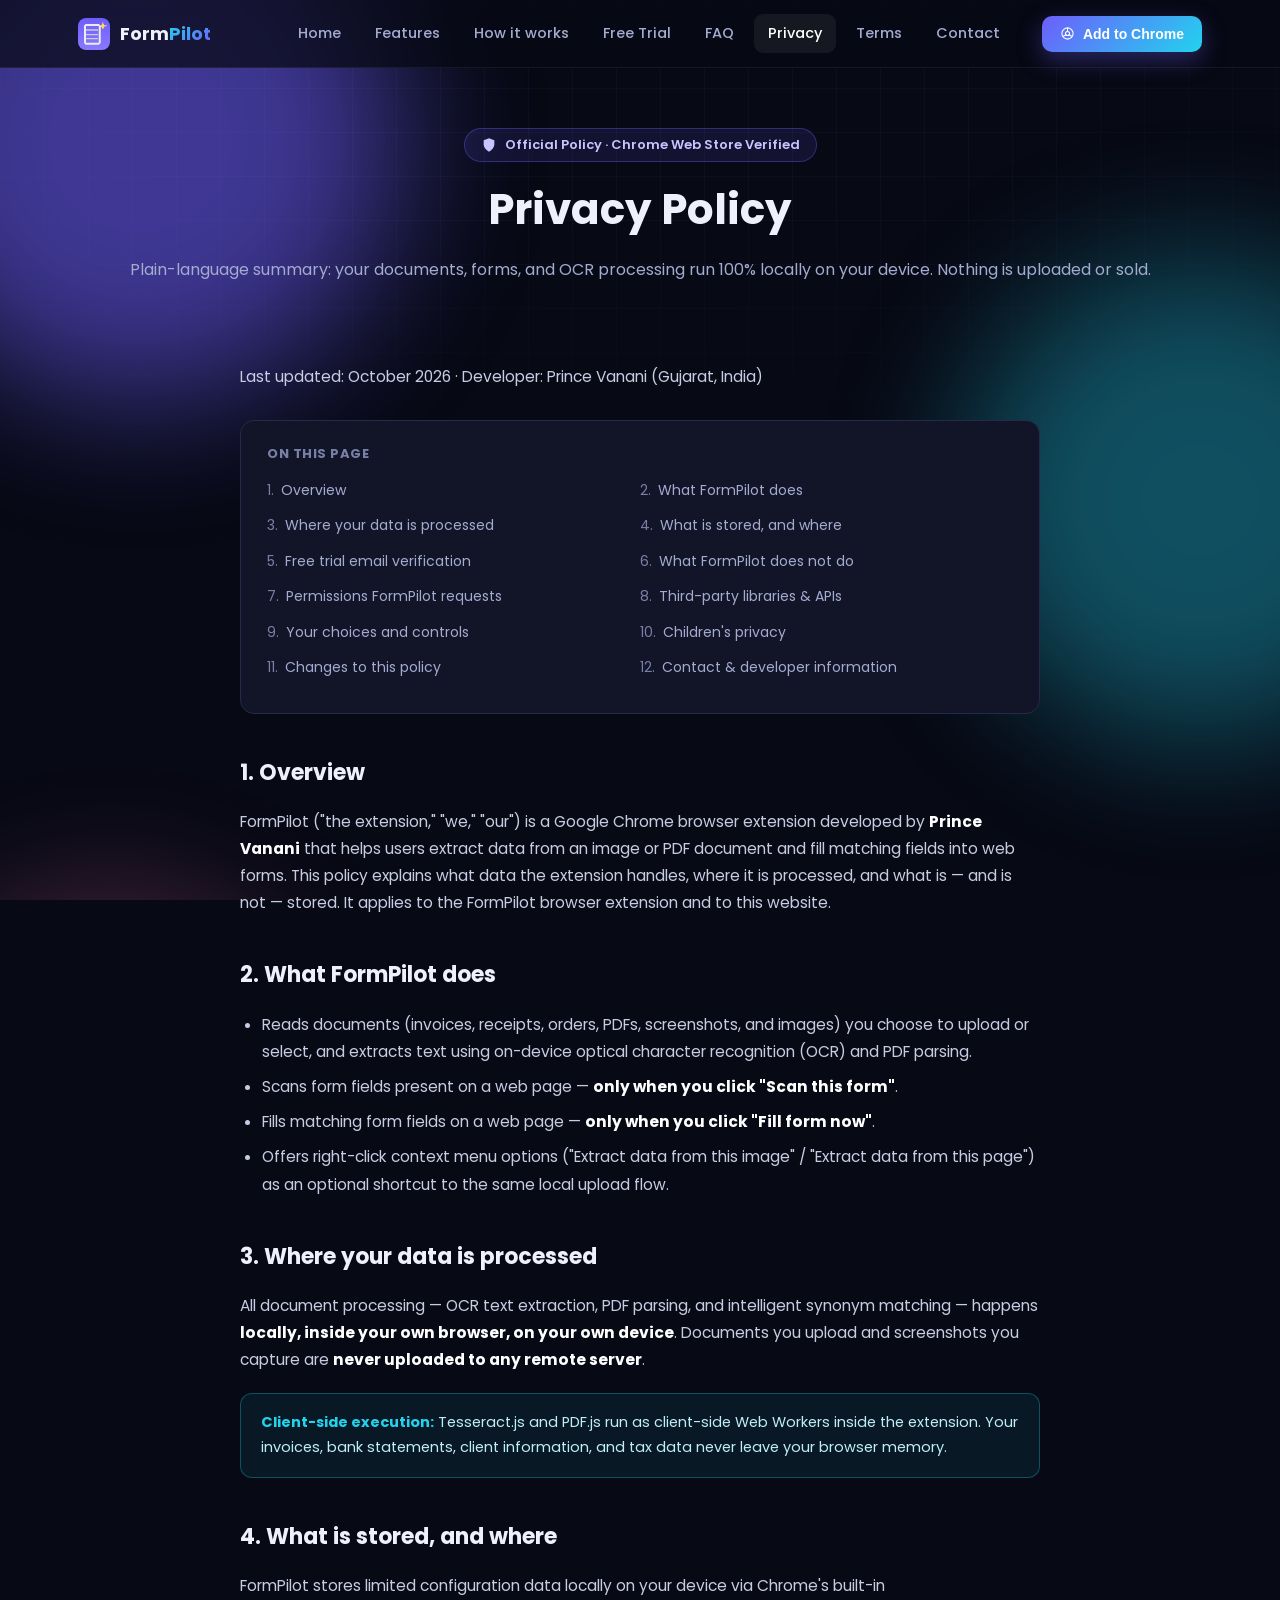
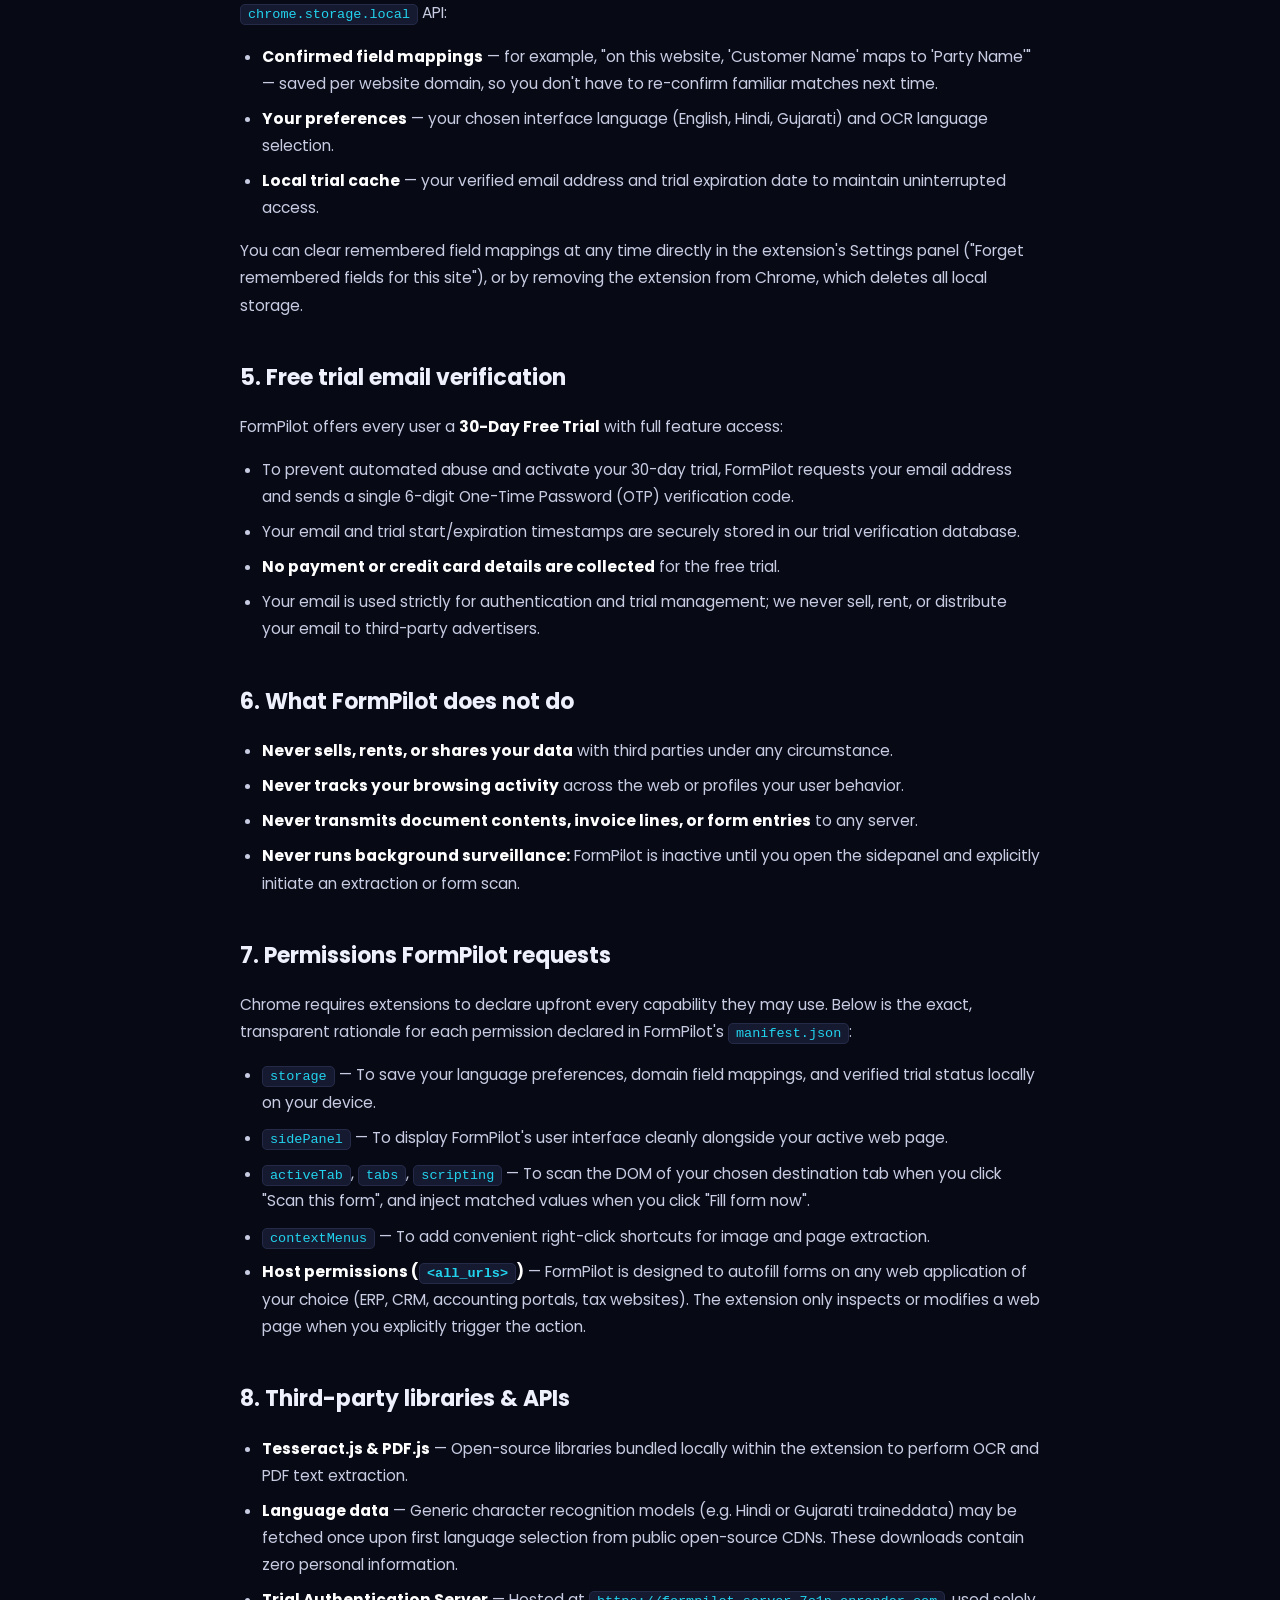
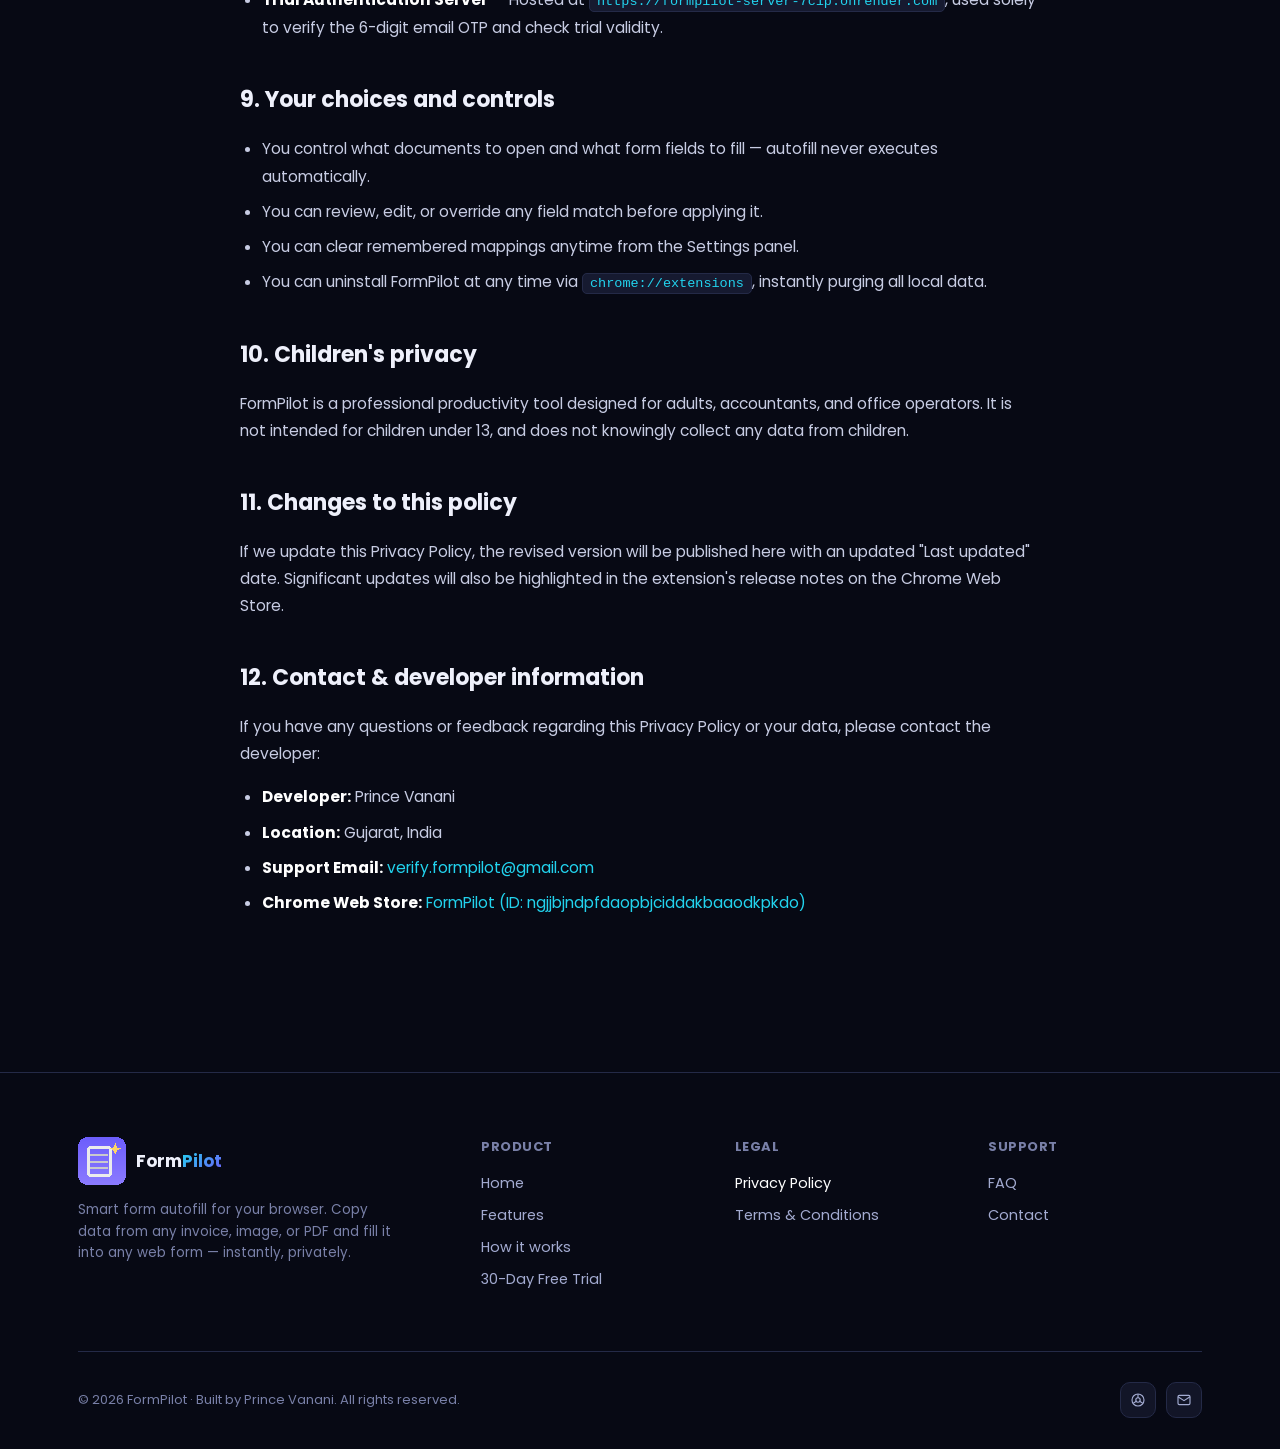
<file: privacy/index.html>
<!DOCTYPE html>
<html lang="en">
<head>
<meta charset="UTF-8" />
<meta name="viewport" content="width=device-width, initial-scale=1, viewport-fit=cover" />
<title>Privacy Policy — FormPilot</title>
<meta name="description" content="FormPilot Privacy Policy: Learn how our Chrome extension processes form data and OCR 100% locally on your device with complete privacy." />
<link rel="icon" type="image/png" sizes="48x48" href="../assets/images/icon48.png">
<link rel="preconnect" href="https://fonts.googleapis.com">
<link rel="preconnect" href="https://fonts.gstatic.com" crossorigin>
<link href="https://fonts.googleapis.com/css2?family=Poppins:ital,wght@0,400;0,500;0,600;0,700;0,800;1,600&family=Noto+Sans+Gujarati:wght@500;700&display=swap" rel="stylesheet">
<link rel="stylesheet" href="../assets/css/style.css" />
</head>
<body>

<div class="bg-fx">
  <div class="orb" style="width:520px;height:520px;background:#6d5efc;top:-120px;left:-120px;"></div>
  <div class="orb" style="width:480px;height:480px;background:#22d3ee;top:260px;right:-160px;opacity:.35;"></div>
  <div class="orb" style="width:420px;height:420px;background:#f472b6;top:900px;left:-100px;opacity:.3;"></div>
</div>
<div class="grid-fx"></div>

<!-- NAVIGATION -->
<nav class="nav">
  <div class="nav-inner">
    <a class="brand" href="../index.html">
      <img src="../assets/images/icon48.png" alt="FormPilot" />
      <span>Form<span class="pilot">Pilot</span></span>
    </a>
    <div class="nav-links">
      <a href="../index.html">Home</a>
      <a href="../index.html#features">Features</a>
      <a href="../index.html#how">How it works</a>
      <a href="../index.html#pricing">Free Trial</a>
      <a href="../index.html#faq">FAQ</a>
      <a href="index.html" class="active">Privacy</a>
      <a href="../terms.html">Terms</a>
      <a href="../index.html#contact">Contact</a>
    </div>
    <button class="nav-cta js-store">
      <svg viewBox="0 0 24 24" fill="none" stroke="currentColor" stroke-width="1.7"><circle cx="12" cy="12" r="9"/><circle cx="12" cy="12" r="3.3"/><path d="M12 3v6M5.2 16.5l5.1-3M18.8 16.5l-5.1-3"/></svg>
      Add to Chrome
    </button>
    <div class="burger" onclick="toggleMobileNav(true)"><span></span></div>
  </div>
</nav>

<!-- MOBILE NAV -->
<div class="mobile-nav" id="mobileNav">
  <div class="mobile-nav-head">
    <div class="brand">
      <img src="../assets/images/icon48.png" alt="FormPilot" />
      <span>Form<span class="pilot">Pilot</span></span>
    </div>
    <div class="burger" onclick="toggleMobileNav(false)" style="font-size:20px;">✕</div>
  </div>
  <a href="../index.html">Home</a>
  <a href="../index.html#features">Features</a>
  <a href="../index.html#how">How it works</a>
  <a href="../index.html#pricing">30-Day Free Trial</a>
  <a href="../index.html#faq">FAQ</a>
  <a href="index.html" style="color:var(--cyan);">Privacy Policy</a>
  <a href="../terms.html">Terms &amp; Conditions</a>
  <a href="../index.html#contact">Contact</a>
  <button class="btn btn-primary js-store" onclick="toggleMobileNav(false)">
    <svg viewBox="0 0 24 24" fill="none" stroke="currentColor" stroke-width="1.7"><circle cx="12" cy="12" r="9"/><circle cx="12" cy="12" r="3.3"/><path d="M12 3v6M5.2 16.5l5.1-3M18.8 16.5l-5.1-3"/></svg>
    Add to Chrome
  </button>
</div>

<main>
  <section class="page-hero container">
    <span class="eyebrow">
      <svg viewBox="0 0 24 24" fill="none"><path d="M12 2l8 3v6c0 5-3.4 8.7-8 11-4.6-2.3-8-6-8-11V5l8-3z" fill="currentColor"/></svg>
      Official Policy &middot; Chrome Web Store Verified
    </span>
    <h1>Privacy Policy</h1>
    <p>Plain-language summary: your documents, forms, and OCR processing run 100% locally on your device. Nothing is uploaded or sold.</p>
  </section>

  <div class="legal container">
    <p class="updated">Last updated: <span class="js-date">October 2026</span> &middot; Developer: Prince Vanani (Gujarat, India)</p>

    <div class="toc">
      <h5>On this page</h5>
      <div class="toc-list">
        <a onclick="scrollToId('p-overview')"><span>1.</span> Overview</a>
        <a onclick="scrollToId('p-does')"><span>2.</span> What FormPilot does</a>
        <a onclick="scrollToId('p-process')"><span>3.</span> Where your data is processed</a>
        <a onclick="scrollToId('p-stored')"><span>4.</span> What is stored, and where</a>
        <a onclick="scrollToId('p-trial')"><span>5.</span> Free trial email verification</a>
        <a onclick="scrollToId('p-notdo')"><span>6.</span> What FormPilot does not do</a>
        <a onclick="scrollToId('p-perms')"><span>7.</span> Permissions FormPilot requests</a>
        <a onclick="scrollToId('p-thirdparty')"><span>8.</span> Third-party libraries &amp; APIs</a>
        <a onclick="scrollToId('p-rights')"><span>9.</span> Your choices and controls</a>
        <a onclick="scrollToId('p-children')"><span>10.</span> Children's privacy</a>
        <a onclick="scrollToId('p-changes')"><span>11.</span> Changes to this policy</a>
        <a onclick="scrollToId('p-contact')"><span>12.</span> Contact &amp; developer information</a>
      </div>
    </div>

    <h2 id="p-overview">1. Overview</h2>
    <p>FormPilot ("the extension," "we," "our") is a Google Chrome browser extension developed by <strong>Prince Vanani</strong> that helps users extract data from an image or PDF document and fill matching fields into web forms. This policy explains what data the extension handles, where it is processed, and what is &mdash; and is not &mdash; stored. It applies to the FormPilot browser extension and to this website.</p>

    <h2 id="p-does">2. What FormPilot does</h2>
    <ul>
      <li>Reads documents (invoices, receipts, orders, PDFs, screenshots, and images) you choose to upload or select, and extracts text using on-device optical character recognition (OCR) and PDF parsing.</li>
      <li>Scans form fields present on a web page &mdash; <strong>only when you click "Scan this form"</strong>.</li>
      <li>Fills matching form fields on a web page &mdash; <strong>only when you click "Fill form now"</strong>.</li>
      <li>Offers right-click context menu options ("Extract data from this image" / "Extract data from this page") as an optional shortcut to the same local upload flow.</li>
    </ul>

    <h2 id="p-process">3. Where your data is processed</h2>
    <p>All document processing &mdash; OCR text extraction, PDF parsing, and intelligent synonym matching &mdash; happens <strong>locally, inside your own browser, on your own device</strong>. Documents you upload and screenshots you capture are <strong>never uploaded to any remote server</strong>.</p>
    <div class="callout callout-blue">
      <b>Client-side execution:</b> Tesseract.js and PDF.js run as client-side Web Workers inside the extension. Your invoices, bank statements, client information, and tax data never leave your browser memory.
    </div>

    <h2 id="p-stored">4. What is stored, and where</h2>
    <p>FormPilot stores limited configuration data locally on your device via Chrome's built-in <code>chrome.storage.local</code> API:</p>
    <ul>
      <li><strong>Confirmed field mappings</strong> &mdash; for example, "on this website, 'Customer Name' maps to 'Party Name'" &mdash; saved per website domain, so you don't have to re-confirm familiar matches next time.</li>
      <li><strong>Your preferences</strong> &mdash; your chosen interface language (English, Hindi, Gujarati) and OCR language selection.</li>
      <li><strong>Local trial cache</strong> &mdash; your verified email address and trial expiration date to maintain uninterrupted access.</li>
    </ul>
    <p>You can clear remembered field mappings at any time directly in the extension's Settings panel ("Forget remembered fields for this site"), or by removing the extension from Chrome, which deletes all local storage.</p>

    <h2 id="p-trial">5. Free trial email verification</h2>
    <p>FormPilot offers every user a <strong>30-Day Free Trial</strong> with full feature access:</p>
    <ul>
      <li>To prevent automated abuse and activate your 30-day trial, FormPilot requests your email address and sends a single 6-digit One-Time Password (OTP) verification code.</li>
      <li>Your email and trial start/expiration timestamps are securely stored in our trial verification database.</li>
      <li><strong>No payment or credit card details are collected</strong> for the free trial.</li>
      <li>Your email is used strictly for authentication and trial management; we never sell, rent, or distribute your email to third-party advertisers.</li>
    </ul>

    <h2 id="p-notdo">6. What FormPilot does not do</h2>
    <ul>
      <li><strong>Never sells, rents, or shares your data</strong> with third parties under any circumstance.</li>
      <li><strong>Never tracks your browsing activity</strong> across the web or profiles your user behavior.</li>
      <li><strong>Never transmits document contents, invoice lines, or form entries</strong> to any server.</li>
      <li><strong>Never runs background surveillance:</strong> FormPilot is inactive until you open the sidepanel and explicitly initiate an extraction or form scan.</li>
    </ul>

    <h2 id="p-perms">7. Permissions FormPilot requests</h2>
    <p>Chrome requires extensions to declare upfront every capability they may use. Below is the exact, transparent rationale for each permission declared in FormPilot's <code>manifest.json</code>:</p>
    <ul>
      <li><code>storage</code> &mdash; To save your language preferences, domain field mappings, and verified trial status locally on your device.</li>
      <li><code>sidePanel</code> &mdash; To display FormPilot's user interface cleanly alongside your active web page.</li>
      <li><code>activeTab</code>, <code>tabs</code>, <code>scripting</code> &mdash; To scan the DOM of your chosen destination tab when you click "Scan this form", and inject matched values when you click "Fill form now".</li>
      <li><code>contextMenus</code> &mdash; To add convenient right-click shortcuts for image and page extraction.</li>
      <li><strong>Host permissions (<code>&lt;all_urls&gt;</code>)</strong> &mdash; FormPilot is designed to autofill forms on any web application of your choice (ERP, CRM, accounting portals, tax websites). The extension only inspects or modifies a web page when you explicitly trigger the action.</li>
    </ul>

    <h2 id="p-thirdparty">8. Third-party libraries &amp; APIs</h2>
    <ul>
      <li><strong>Tesseract.js &amp; PDF.js</strong> &mdash; Open-source libraries bundled locally within the extension to perform OCR and PDF text extraction.</li>
      <li><strong>Language data</strong> &mdash; Generic character recognition models (e.g. Hindi or Gujarati traineddata) may be fetched once upon first language selection from public open-source CDNs. These downloads contain zero personal information.</li>
      <li><strong>Trial Authentication Server</strong> &mdash; Hosted at <code>https://formpilot-server-7c1p.onrender.com</code>, used solely to verify the 6-digit email OTP and check trial validity.</li>
    </ul>

    <h2 id="p-rights">9. Your choices and controls</h2>
    <ul>
      <li>You control what documents to open and what form fields to fill &mdash; autofill never executes automatically.</li>
      <li>You can review, edit, or override any field match before applying it.</li>
      <li>You can clear remembered mappings anytime from the Settings panel.</li>
      <li>You can uninstall FormPilot at any time via <code>chrome://extensions</code>, instantly purging all local data.</li>
    </ul>

    <h2 id="p-children">10. Children's privacy</h2>
    <p>FormPilot is a professional productivity tool designed for adults, accountants, and office operators. It is not intended for children under 13, and does not knowingly collect any data from children.</p>

    <h2 id="p-changes">11. Changes to this policy</h2>
    <p>If we update this Privacy Policy, the revised version will be published here with an updated "Last updated" date. Significant updates will also be highlighted in the extension's release notes on the Chrome Web Store.</p>

    <h2 id="p-contact">12. Contact &amp; developer information</h2>
    <p>If you have any questions or feedback regarding this Privacy Policy or your data, please contact the developer:</p>
    <ul>
      <li><strong>Developer:</strong> Prince Vanani</li>
      <li><strong>Location:</strong> Gujarat, India</li>
      <li><strong>Support Email:</strong> <a href="mailto:verify.formpilot@gmail.com" style="color:var(--cyan);">verify.formpilot@gmail.com</a></li>
      <li><strong>Chrome Web Store:</strong> <a href="https://chromewebstore.google.com/detail/formpilot/ngjjbjndpfdaopbjciddakbaaodkpkdo" target="_blank" rel="noopener" style="color:var(--cyan);">FormPilot (ID: ngjjbjndpfdaopbjciddakbaaodkpkdo)</a></li>
    </ul>
  </div>
</main>

<footer>
  <div class="container">
    <div class="foot-grid">
      <div>
        <div class="foot-brand">
          <img src="../assets/images/icon48.png" alt="FormPilot" />
          <span>Form<span style="background:linear-gradient(135deg,#22d3ee,#6d5efc);-webkit-background-clip:text;background-clip:text;-webkit-text-fill-color:transparent;">Pilot</span></span>
        </div>
        <p class="foot-p">Smart form autofill for your browser. Copy data from any invoice, image, or PDF and fill it into any web form &mdash; instantly, privately.</p>
      </div>
      <div class="foot-col"><h5>Product</h5>
        <a href="../index.html">Home</a>
        <a href="../index.html#features">Features</a>
        <a href="../index.html#how">How it works</a>
        <a href="../index.html#pricing">30-Day Free Trial</a>
      </div>
      <div class="foot-col"><h5>Legal</h5>
        <a href="index.html" style="color:#fff;">Privacy Policy</a>
        <a href="../terms.html">Terms &amp; Conditions</a>
      </div>
      <div class="foot-col"><h5>Support</h5>
        <a href="../index.html#faq">FAQ</a>
        <a href="../index.html#contact">Contact</a>
      </div>
    </div>
    <div class="foot-bottom">
      <p>&copy; 2026 FormPilot &middot; Built by Prince Vanani. All rights reserved.</p>
      <div class="foot-social">
        <a href="https://chromewebstore.google.com/detail/formpilot/ngjjbjndpfdaopbjciddakbaaodkpkdo" target="_blank" rel="noopener" title="Chrome Web Store" class="js-store"><svg viewBox="0 0 24 24" fill="none" stroke="currentColor" stroke-width="1.7"><circle cx="12" cy="12" r="9"/><circle cx="12" cy="12" r="3.3"/><path d="M12 3v6M5.2 16.5l5.1-3M18.8 16.5l-5.1-3"/></svg></a>
        <a href="mailto:verify.formpilot@gmail.com" title="Email" class="js-mailto"><svg viewBox="0 0 24 24" fill="none" stroke="currentColor" stroke-width="1.7"><rect x="3" y="5" width="18" height="14" rx="2"/><path d="M3 7l9 6 9-6"/></svg></a>
      </div>
    </div>
  </div>
</footer>

<script src="../assets/js/main.js"></script>
</body>
</html>
</file>
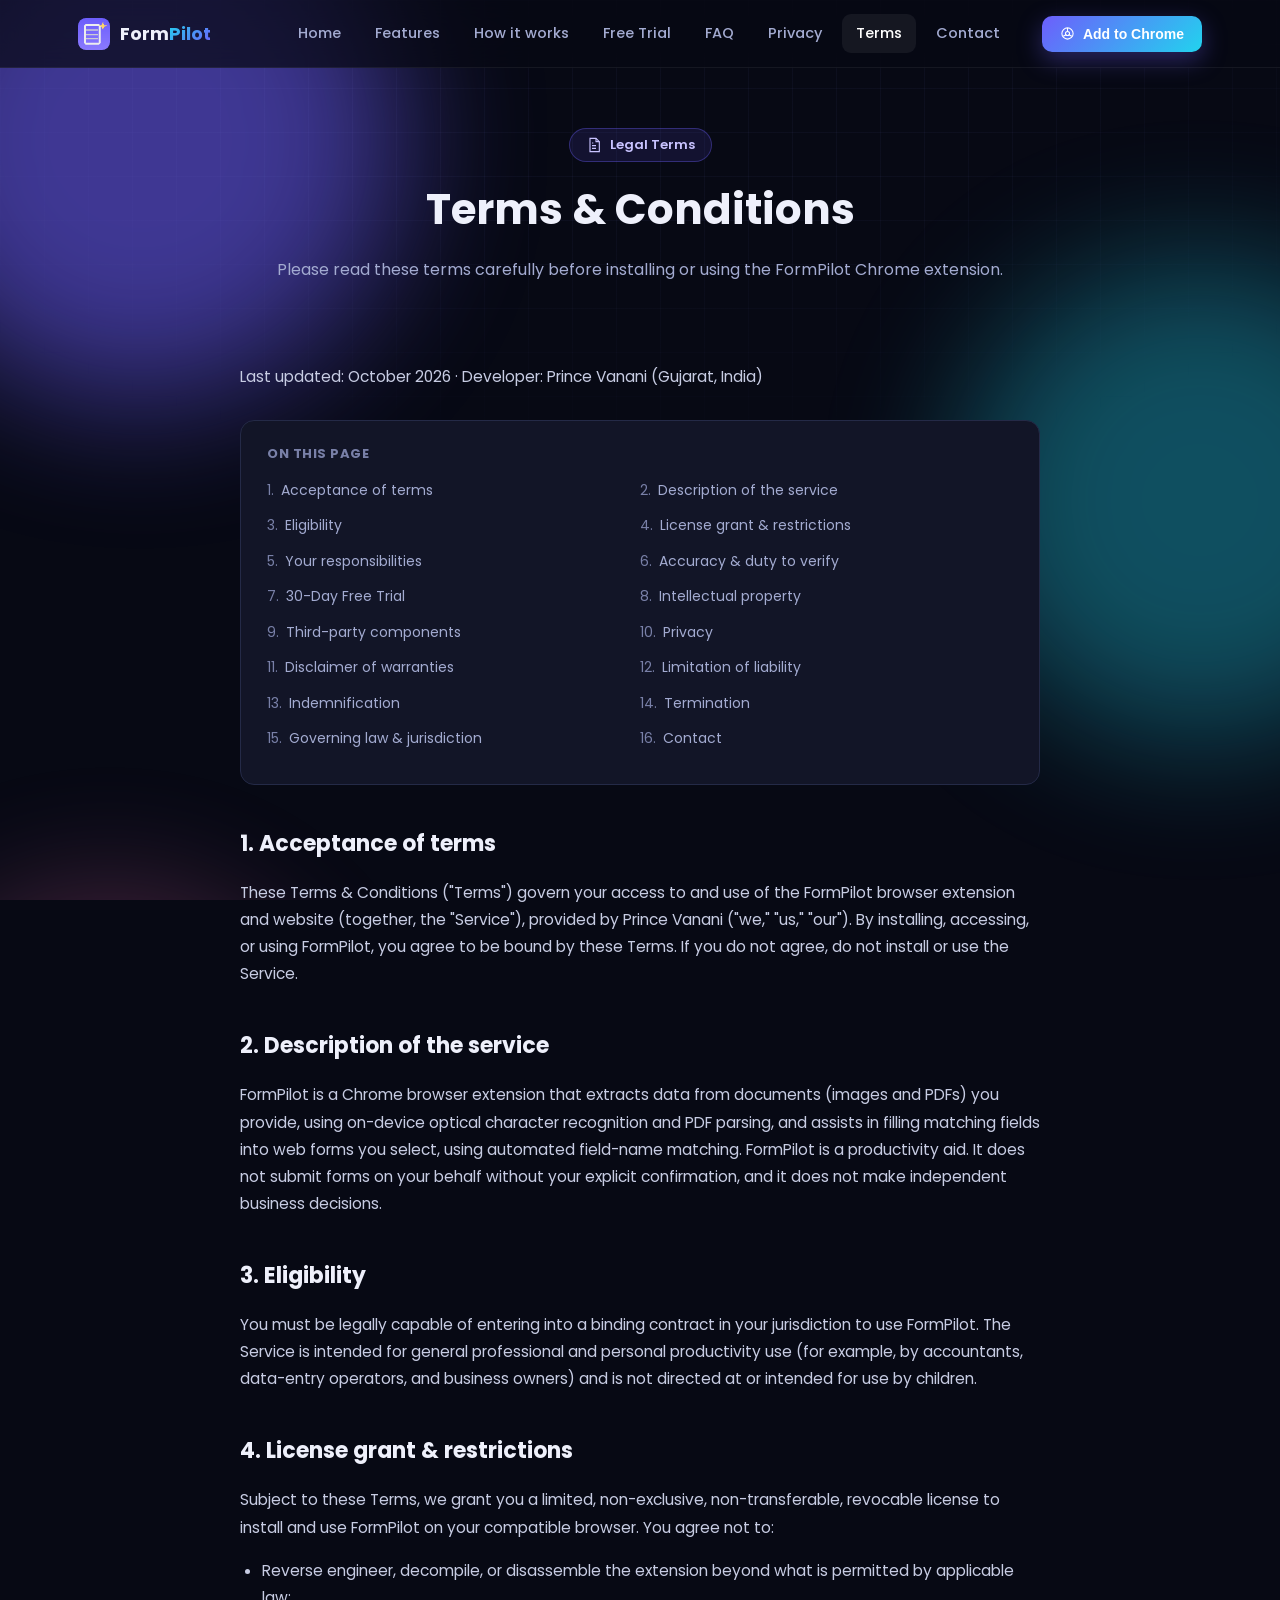
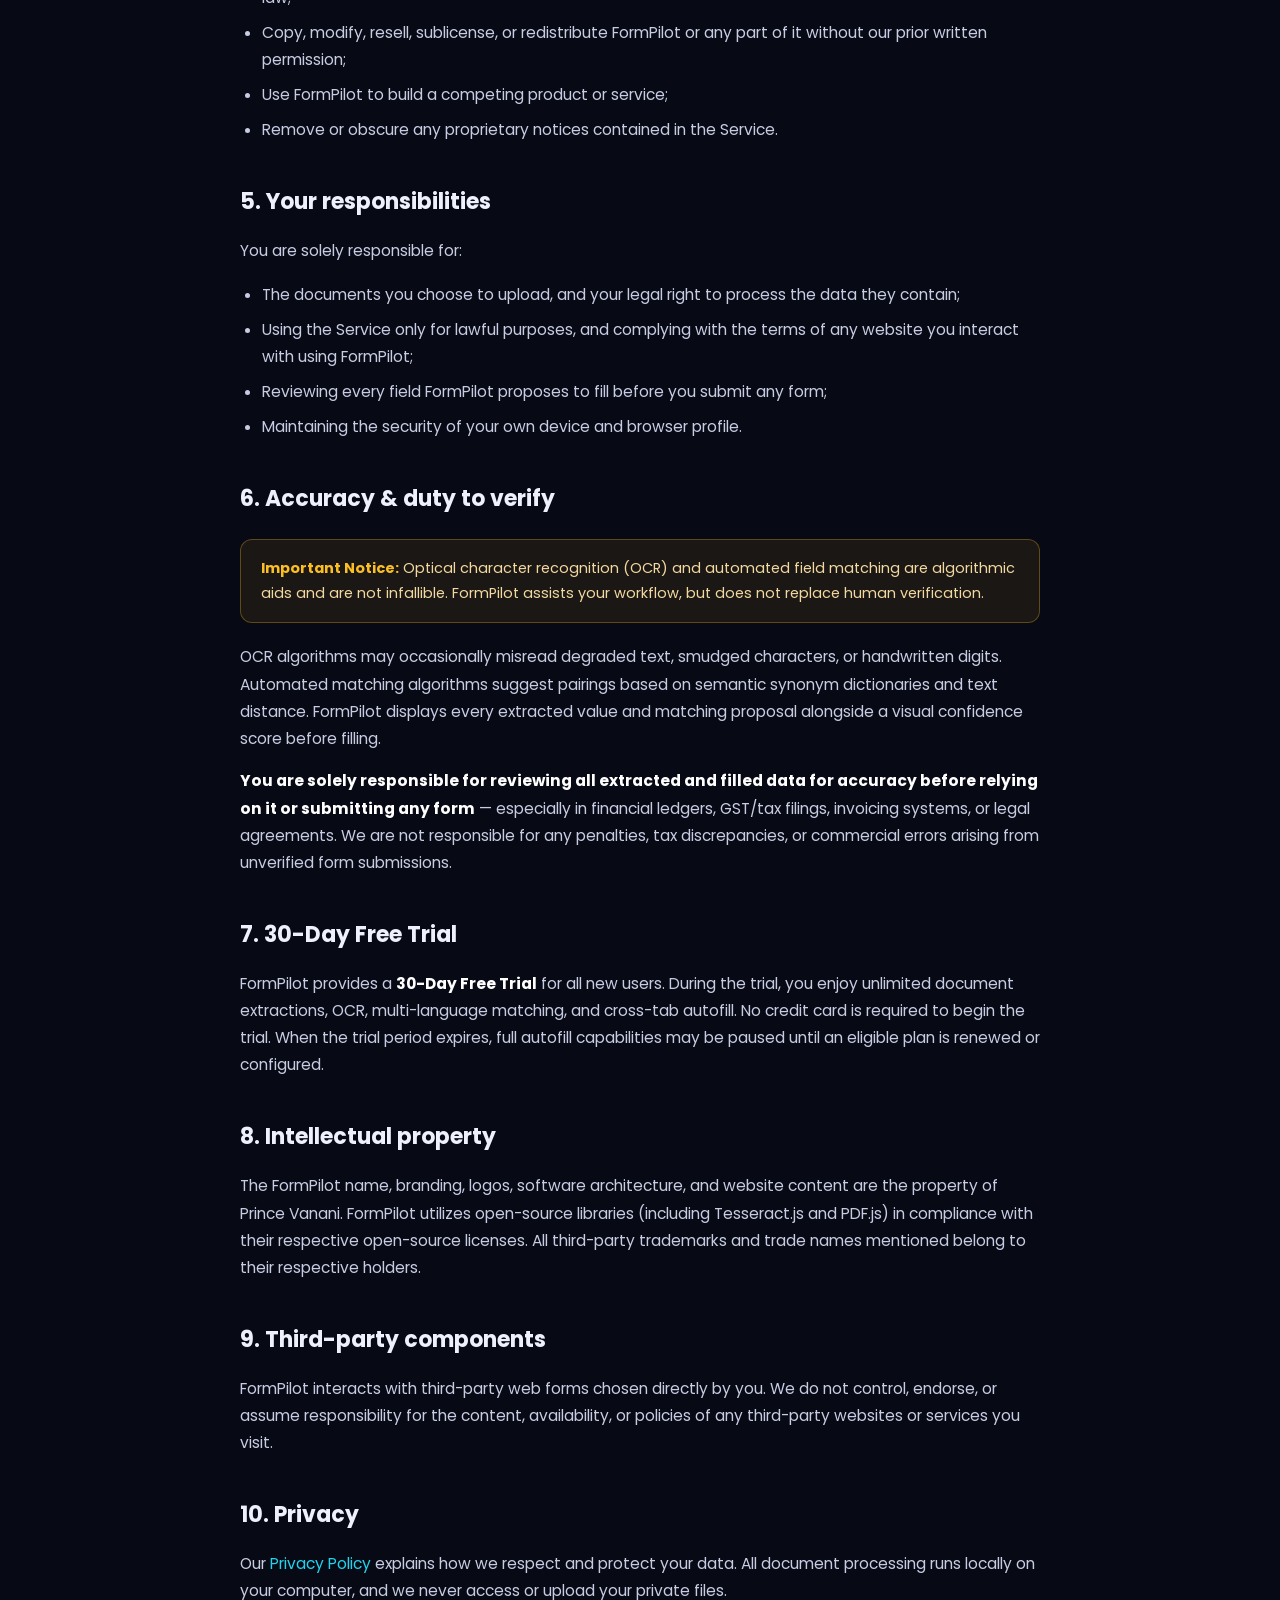
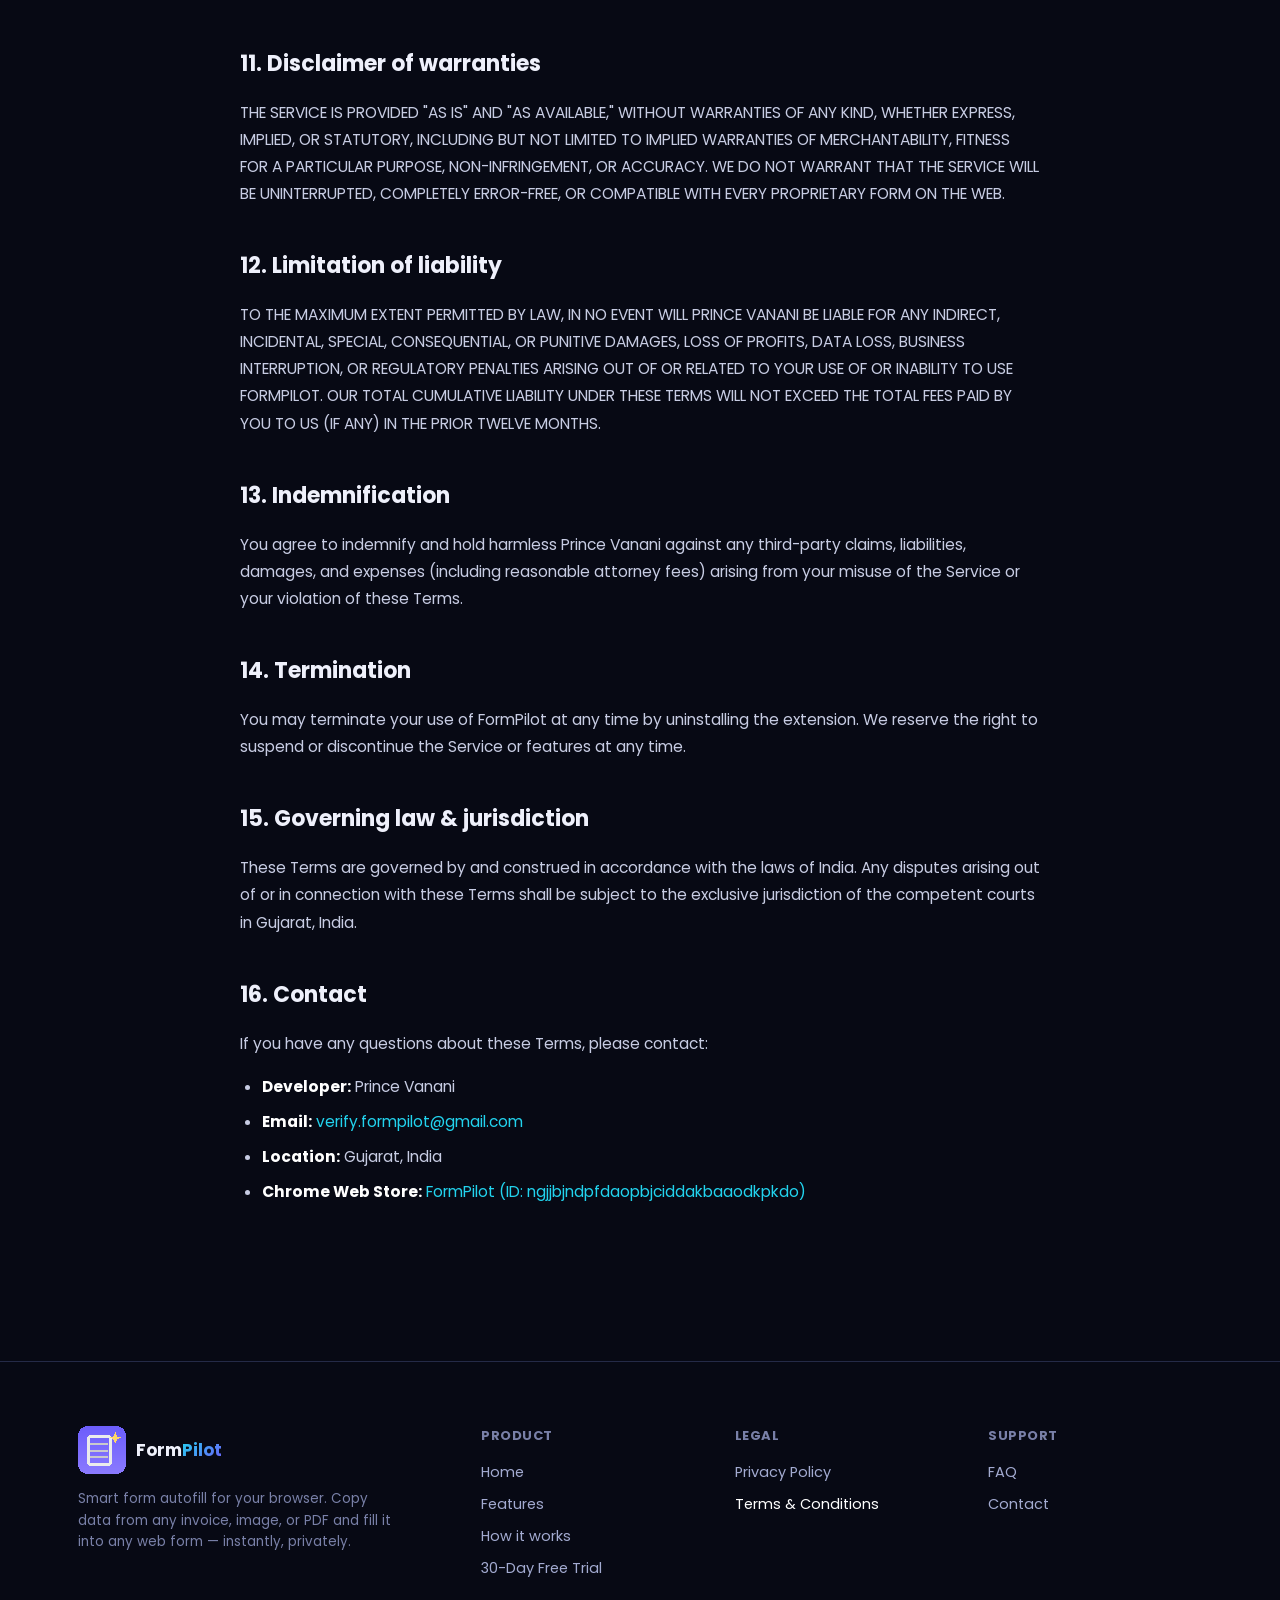
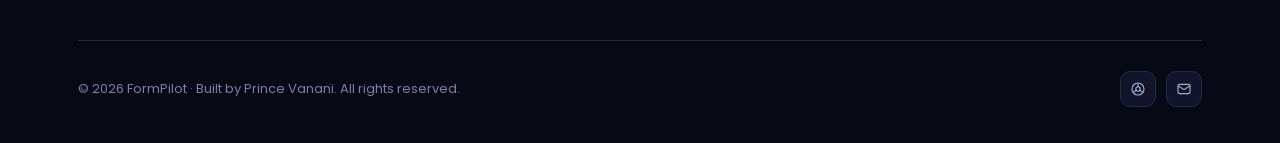
<file: terms/index.html>
<!DOCTYPE html>
<html lang="en">
<head>
<meta charset="UTF-8" />
<meta name="viewport" content="width=device-width, initial-scale=1, viewport-fit=cover" />
<title>Terms &amp; Conditions — FormPilot</title>
<meta name="description" content="FormPilot Terms & Conditions: Terms governing the use of the FormPilot Chrome extension and 30-day free trial." />
<link rel="icon" type="image/png" sizes="48x48" href="../assets/images/icon48.png">
<link rel="preconnect" href="https://fonts.googleapis.com">
<link rel="preconnect" href="https://fonts.gstatic.com" crossorigin>
<link href="https://fonts.googleapis.com/css2?family=Poppins:ital,wght@0,400;0,500;0,600;0,700;0,800;1,600&family=Noto+Sans+Gujarati:wght@500;700&display=swap" rel="stylesheet">
<link rel="stylesheet" href="../assets/css/style.css" />
</head>
<body>

<div class="bg-fx">
  <div class="orb" style="width:520px;height:520px;background:#6d5efc;top:-120px;left:-120px;"></div>
  <div class="orb" style="width:480px;height:480px;background:#22d3ee;top:260px;right:-160px;opacity:.35;"></div>
  <div class="orb" style="width:420px;height:420px;background:#f472b6;top:900px;left:-100px;opacity:.3;"></div>
</div>
<div class="grid-fx"></div>

<!-- NAVIGATION -->
<nav class="nav">
  <div class="nav-inner">
    <a class="brand" href="../index.html">
      <img src="../assets/images/icon48.png" alt="FormPilot" />
      <span>Form<span class="pilot">Pilot</span></span>
    </a>
    <div class="nav-links">
      <a href="../index.html">Home</a>
      <a href="../index.html#features">Features</a>
      <a href="../index.html#how">How it works</a>
      <a href="../index.html#pricing">Free Trial</a>
      <a href="../index.html#faq">FAQ</a>
      <a href="../privacy.html">Privacy</a>
      <a href="index.html" class="active">Terms</a>
      <a href="../index.html#contact">Contact</a>
    </div>
    <button class="nav-cta js-store">
      <svg viewBox="0 0 24 24" fill="none" stroke="currentColor" stroke-width="1.7"><circle cx="12" cy="12" r="9"/><circle cx="12" cy="12" r="3.3"/><path d="M12 3v6M5.2 16.5l5.1-3M18.8 16.5l-5.1-3"/></svg>
      Add to Chrome
    </button>
    <div class="burger" onclick="toggleMobileNav(true)"><span></span></div>
  </div>
</nav>

<!-- MOBILE NAV -->
<div class="mobile-nav" id="mobileNav">
  <div class="mobile-nav-head">
    <div class="brand">
      <img src="../assets/images/icon48.png" alt="FormPilot" />
      <span>Form<span class="pilot">Pilot</span></span>
    </div>
    <div class="burger" onclick="toggleMobileNav(false)" style="font-size:20px;">✕</div>
  </div>
  <a href="../index.html">Home</a>
  <a href="../index.html#features">Features</a>
  <a href="../index.html#how">How it works</a>
  <a href="../index.html#pricing">30-Day Free Trial</a>
  <a href="../index.html#faq">FAQ</a>
  <a href="../privacy.html">Privacy Policy</a>
  <a href="index.html" style="color:var(--cyan);">Terms &amp; Conditions</a>
  <a href="../index.html#contact">Contact</a>
  <button class="btn btn-primary js-store" onclick="toggleMobileNav(false)">
    <svg viewBox="0 0 24 24" fill="none" stroke="currentColor" stroke-width="1.7"><circle cx="12" cy="12" r="9"/><circle cx="12" cy="12" r="3.3"/><path d="M12 3v6M5.2 16.5l5.1-3M18.8 16.5l-5.1-3"/></svg>
    Add to Chrome
  </button>
</div>

<main>
  <section class="page-hero container">
    <span class="eyebrow">
      <svg viewBox="0 0 24 24" fill="none" stroke="currentColor" stroke-width="1.7"><path d="M6 2h9l5 5v15H6z"/><path d="M15 2v5h5"/><path d="M9 13h6M9 17h6M9 9h2"/></svg>
      Legal Terms
    </span>
    <h1>Terms &amp; Conditions</h1>
    <p>Please read these terms carefully before installing or using the FormPilot Chrome extension.</p>
  </section>

  <div class="legal container">
    <p class="updated">Last updated: <span class="js-date">October 2026</span> &middot; Developer: Prince Vanani (Gujarat, India)</p>

    <div class="toc">
      <h5>On this page</h5>
      <div class="toc-list">
        <a onclick="scrollToId('t-accept')"><span>1.</span> Acceptance of terms</a>
        <a onclick="scrollToId('t-desc')"><span>2.</span> Description of the service</a>
        <a onclick="scrollToId('t-eligibility')"><span>3.</span> Eligibility</a>
        <a onclick="scrollToId('t-license')"><span>4.</span> License grant &amp; restrictions</a>
        <a onclick="scrollToId('t-respons')"><span>5.</span> Your responsibilities</a>
        <a onclick="scrollToId('t-accuracy')"><span>6.</span> Accuracy &amp; duty to verify</a>
        <a onclick="scrollToId('t-trial')"><span>7.</span> 30-Day Free Trial</a>
        <a onclick="scrollToId('t-ip')"><span>8.</span> Intellectual property</a>
        <a onclick="scrollToId('t-thirdparty')"><span>9.</span> Third-party components</a>
        <a onclick="scrollToId('t-privacy')"><span>10.</span> Privacy</a>
        <a onclick="scrollToId('t-warranty')"><span>11.</span> Disclaimer of warranties</a>
        <a onclick="scrollToId('t-liability')"><span>12.</span> Limitation of liability</a>
        <a onclick="scrollToId('t-indemnity')"><span>13.</span> Indemnification</a>
        <a onclick="scrollToId('t-termination')"><span>14.</span> Termination</a>
        <a onclick="scrollToId('t-law')"><span>15.</span> Governing law &amp; jurisdiction</a>
        <a onclick="scrollToId('t-contact')"><span>16.</span> Contact</a>
      </div>
    </div>

    <h2 id="t-accept">1. Acceptance of terms</h2>
    <p>These Terms &amp; Conditions ("Terms") govern your access to and use of the FormPilot browser extension and website (together, the "Service"), provided by Prince Vanani ("we," "us," "our"). By installing, accessing, or using FormPilot, you agree to be bound by these Terms. If you do not agree, do not install or use the Service.</p>

    <h2 id="t-desc">2. Description of the service</h2>
    <p>FormPilot is a Chrome browser extension that extracts data from documents (images and PDFs) you provide, using on-device optical character recognition and PDF parsing, and assists in filling matching fields into web forms you select, using automated field-name matching. FormPilot is a productivity aid. It does not submit forms on your behalf without your explicit confirmation, and it does not make independent business decisions.</p>

    <h2 id="t-eligibility">3. Eligibility</h2>
    <p>You must be legally capable of entering into a binding contract in your jurisdiction to use FormPilot. The Service is intended for general professional and personal productivity use (for example, by accountants, data-entry operators, and business owners) and is not directed at or intended for use by children.</p>

    <h2 id="t-license">4. License grant &amp; restrictions</h2>
    <p>Subject to these Terms, we grant you a limited, non-exclusive, non-transferable, revocable license to install and use FormPilot on your compatible browser. You agree not to:</p>
    <ul>
      <li>Reverse engineer, decompile, or disassemble the extension beyond what is permitted by applicable law;</li>
      <li>Copy, modify, resell, sublicense, or redistribute FormPilot or any part of it without our prior written permission;</li>
      <li>Use FormPilot to build a competing product or service;</li>
      <li>Remove or obscure any proprietary notices contained in the Service.</li>
    </ul>

    <h2 id="t-respons">5. Your responsibilities</h2>
    <p>You are solely responsible for:</p>
    <ul>
      <li>The documents you choose to upload, and your legal right to process the data they contain;</li>
      <li>Using the Service only for lawful purposes, and complying with the terms of any website you interact with using FormPilot;</li>
      <li>Reviewing every field FormPilot proposes to fill before you submit any form;</li>
      <li>Maintaining the security of your own device and browser profile.</li>
    </ul>

    <h2 id="t-accuracy">6. Accuracy &amp; duty to verify</h2>
    <div class="callout">
      <b>Important Notice:</b> Optical character recognition (OCR) and automated field matching are algorithmic aids and are not infallible. FormPilot assists your workflow, but does not replace human verification.
    </div>
    <p>OCR algorithms may occasionally misread degraded text, smudged characters, or handwritten digits. Automated matching algorithms suggest pairings based on semantic synonym dictionaries and text distance. FormPilot displays every extracted value and matching proposal alongside a visual confidence score before filling.</p>
    <p><strong>You are solely responsible for reviewing all extracted and filled data for accuracy before relying on it or submitting any form</strong> &mdash; especially in financial ledgers, GST/tax filings, invoicing systems, or legal agreements. We are not responsible for any penalties, tax discrepancies, or commercial errors arising from unverified form submissions.</p>

    <h2 id="t-trial">7. 30-Day Free Trial</h2>
    <p>FormPilot provides a <strong>30-Day Free Trial</strong> for all new users. During the trial, you enjoy unlimited document extractions, OCR, multi-language matching, and cross-tab autofill. No credit card is required to begin the trial. When the trial period expires, full autofill capabilities may be paused until an eligible plan is renewed or configured.</p>

    <h2 id="t-ip">8. Intellectual property</h2>
    <p>The FormPilot name, branding, logos, software architecture, and website content are the property of Prince Vanani. FormPilot utilizes open-source libraries (including Tesseract.js and PDF.js) in compliance with their respective open-source licenses. All third-party trademarks and trade names mentioned belong to their respective holders.</p>

    <h2 id="t-thirdparty">9. Third-party components</h2>
    <p>FormPilot interacts with third-party web forms chosen directly by you. We do not control, endorse, or assume responsibility for the content, availability, or policies of any third-party websites or services you visit.</p>

    <h2 id="t-privacy">10. Privacy</h2>
    <p>Our <a href="../privacy.html" style="color:var(--cyan);">Privacy Policy</a> explains how we respect and protect your data. All document processing runs locally on your computer, and we never access or upload your private files.</p>

    <h2 id="t-warranty">11. Disclaimer of warranties</h2>
    <p>THE SERVICE IS PROVIDED "AS IS" AND "AS AVAILABLE," WITHOUT WARRANTIES OF ANY KIND, WHETHER EXPRESS, IMPLIED, OR STATUTORY, INCLUDING BUT NOT LIMITED TO IMPLIED WARRANTIES OF MERCHANTABILITY, FITNESS FOR A PARTICULAR PURPOSE, NON-INFRINGEMENT, OR ACCURACY. WE DO NOT WARRANT THAT THE SERVICE WILL BE UNINTERRUPTED, COMPLETELY ERROR-FREE, OR COMPATIBLE WITH EVERY PROPRIETARY FORM ON THE WEB.</p>

    <h2 id="t-liability">12. Limitation of liability</h2>
    <p>TO THE MAXIMUM EXTENT PERMITTED BY LAW, IN NO EVENT WILL PRINCE VANANI BE LIABLE FOR ANY INDIRECT, INCIDENTAL, SPECIAL, CONSEQUENTIAL, OR PUNITIVE DAMAGES, LOSS OF PROFITS, DATA LOSS, BUSINESS INTERRUPTION, OR REGULATORY PENALTIES ARISING OUT OF OR RELATED TO YOUR USE OF OR INABILITY TO USE FORMPILOT. OUR TOTAL CUMULATIVE LIABILITY UNDER THESE TERMS WILL NOT EXCEED THE TOTAL FEES PAID BY YOU TO US (IF ANY) IN THE PRIOR TWELVE MONTHS.</p>

    <h2 id="t-indemnity">13. Indemnification</h2>
    <p>You agree to indemnify and hold harmless Prince Vanani against any third-party claims, liabilities, damages, and expenses (including reasonable attorney fees) arising from your misuse of the Service or your violation of these Terms.</p>

    <h2 id="t-termination">14. Termination</h2>
    <p>You may terminate your use of FormPilot at any time by uninstalling the extension. We reserve the right to suspend or discontinue the Service or features at any time.</p>

    <h2 id="t-law">15. Governing law &amp; jurisdiction</h2>
    <p>These Terms are governed by and construed in accordance with the laws of India. Any disputes arising out of or in connection with these Terms shall be subject to the exclusive jurisdiction of the competent courts in Gujarat, India.</p>

    <h2 id="t-contact">16. Contact</h2>
    <p>If you have any questions about these Terms, please contact:</p>
    <ul>
      <li><strong>Developer:</strong> Prince Vanani</li>
      <li><strong>Email:</strong> <a href="mailto:verify.formpilot@gmail.com" style="color:var(--cyan);">verify.formpilot@gmail.com</a></li>
      <li><strong>Location:</strong> Gujarat, India</li>
      <li><strong>Chrome Web Store:</strong> <a href="https://chromewebstore.google.com/detail/formpilot/ngjjbjndpfdaopbjciddakbaaodkpkdo" target="_blank" rel="noopener" style="color:var(--cyan);">FormPilot (ID: ngjjbjndpfdaopbjciddakbaaodkpkdo)</a></li>
    </ul>
  </div>
</main>

<footer>
  <div class="container">
    <div class="foot-grid">
      <div>
        <div class="foot-brand">
          <img src="../assets/images/icon48.png" alt="FormPilot" />
          <span>Form<span style="background:linear-gradient(135deg,#22d3ee,#6d5efc);-webkit-background-clip:text;background-clip:text;-webkit-text-fill-color:transparent;">Pilot</span></span>
        </div>
        <p class="foot-p">Smart form autofill for your browser. Copy data from any invoice, image, or PDF and fill it into any web form &mdash; instantly, privately.</p>
      </div>
      <div class="foot-col"><h5>Product</h5>
        <a href="../index.html">Home</a>
        <a href="../index.html#features">Features</a>
        <a href="../index.html#how">How it works</a>
        <a href="../index.html#pricing">30-Day Free Trial</a>
      </div>
      <div class="foot-col"><h5>Legal</h5>
        <a href="../privacy.html">Privacy Policy</a>
        <a href="index.html" style="color:#fff;">Terms &amp; Conditions</a>
      </div>
      <div class="foot-col"><h5>Support</h5>
        <a href="../index.html#faq">FAQ</a>
        <a href="../index.html#contact">Contact</a>
      </div>
    </div>
    <div class="foot-bottom">
      <p>&copy; 2026 FormPilot &middot; Built by Prince Vanani. All rights reserved.</p>
      <div class="foot-social">
        <a href="https://chromewebstore.google.com/detail/formpilot/ngjjbjndpfdaopbjciddakbaaodkpkdo" target="_blank" rel="noopener" title="Chrome Web Store" class="js-store"><svg viewBox="0 0 24 24" fill="none" stroke="currentColor" stroke-width="1.7"><circle cx="12" cy="12" r="9"/><circle cx="12" cy="12" r="3.3"/><path d="M12 3v6M5.2 16.5l5.1-3M18.8 16.5l-5.1-3"/></svg></a>
        <a href="mailto:verify.formpilot@gmail.com" title="Email" class="js-mailto"><svg viewBox="0 0 24 24" fill="none" stroke="currentColor" stroke-width="1.7"><rect x="3" y="5" width="18" height="14" rx="2"/><path d="M3 7l9 6 9-6"/></svg></a>
      </div>
    </div>
  </div>
</footer>

<script src="../assets/js/main.js"></script>
</body>
</html>
</file>
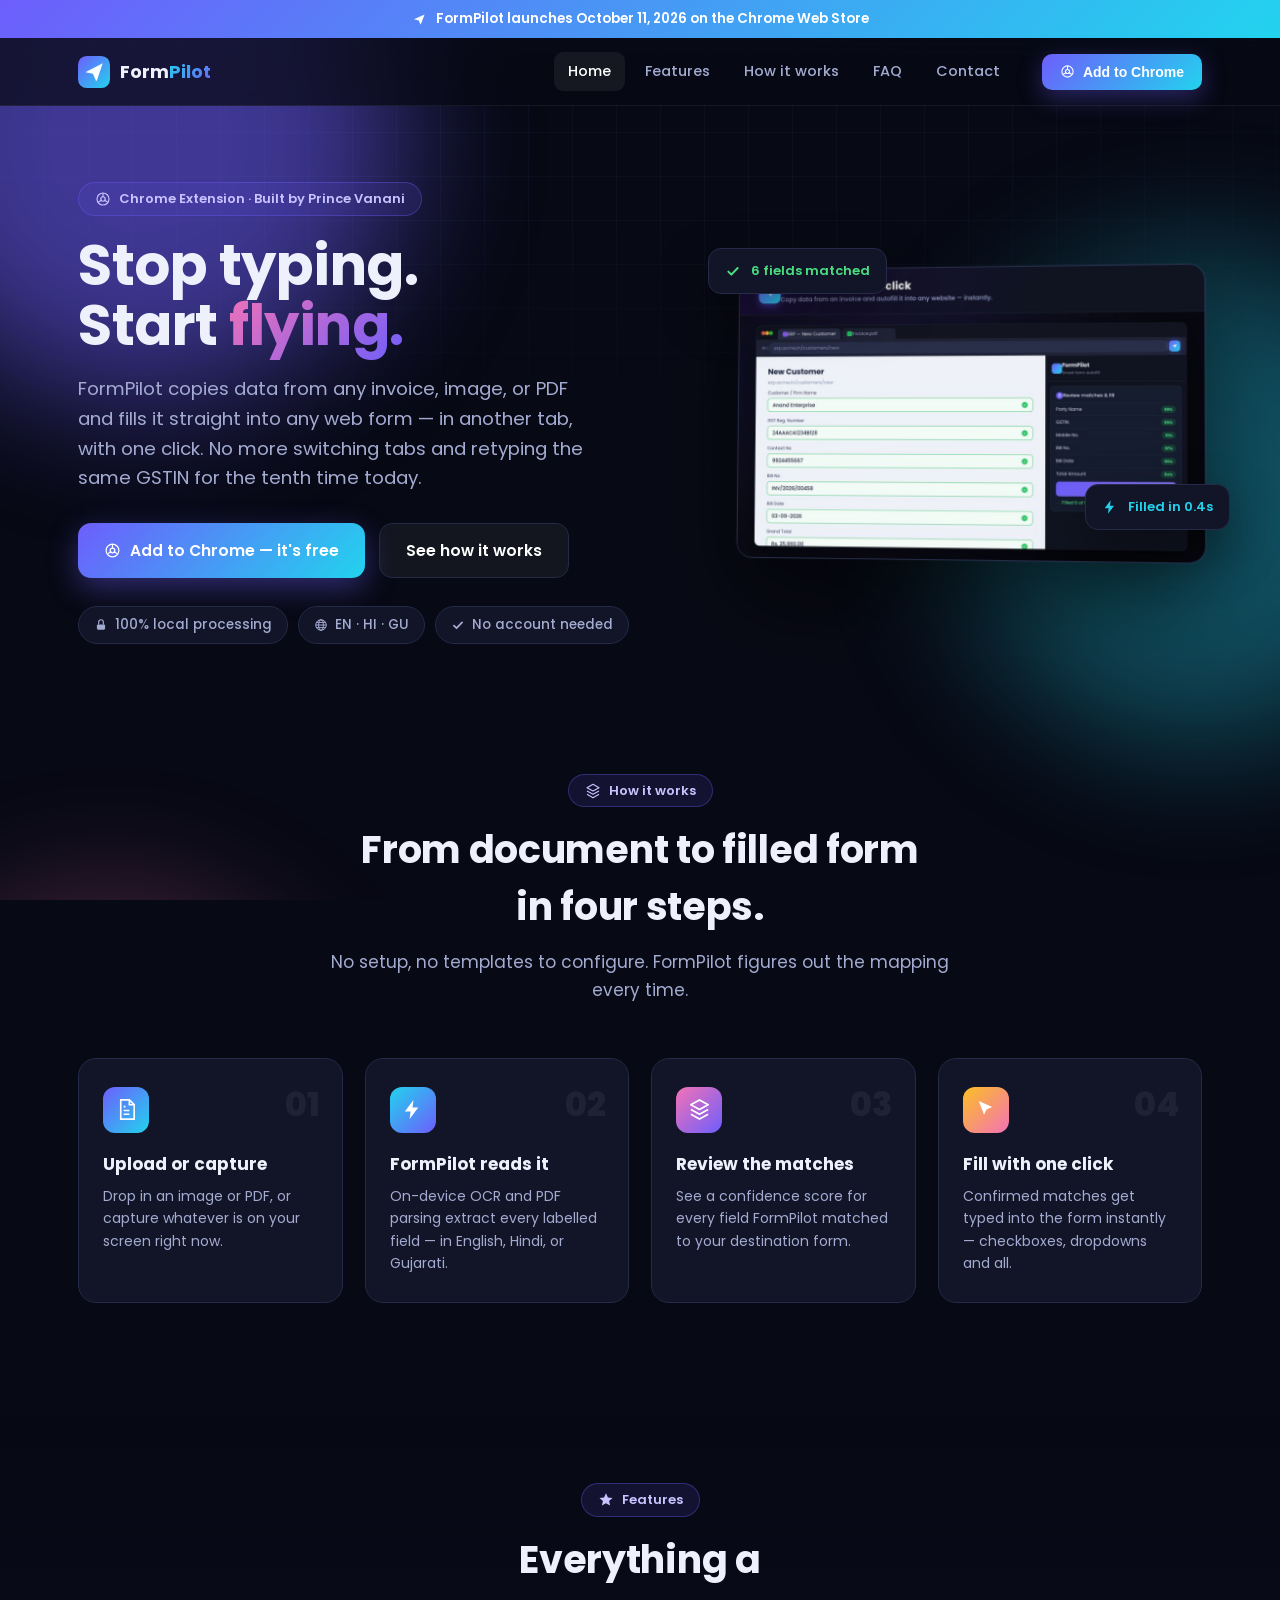
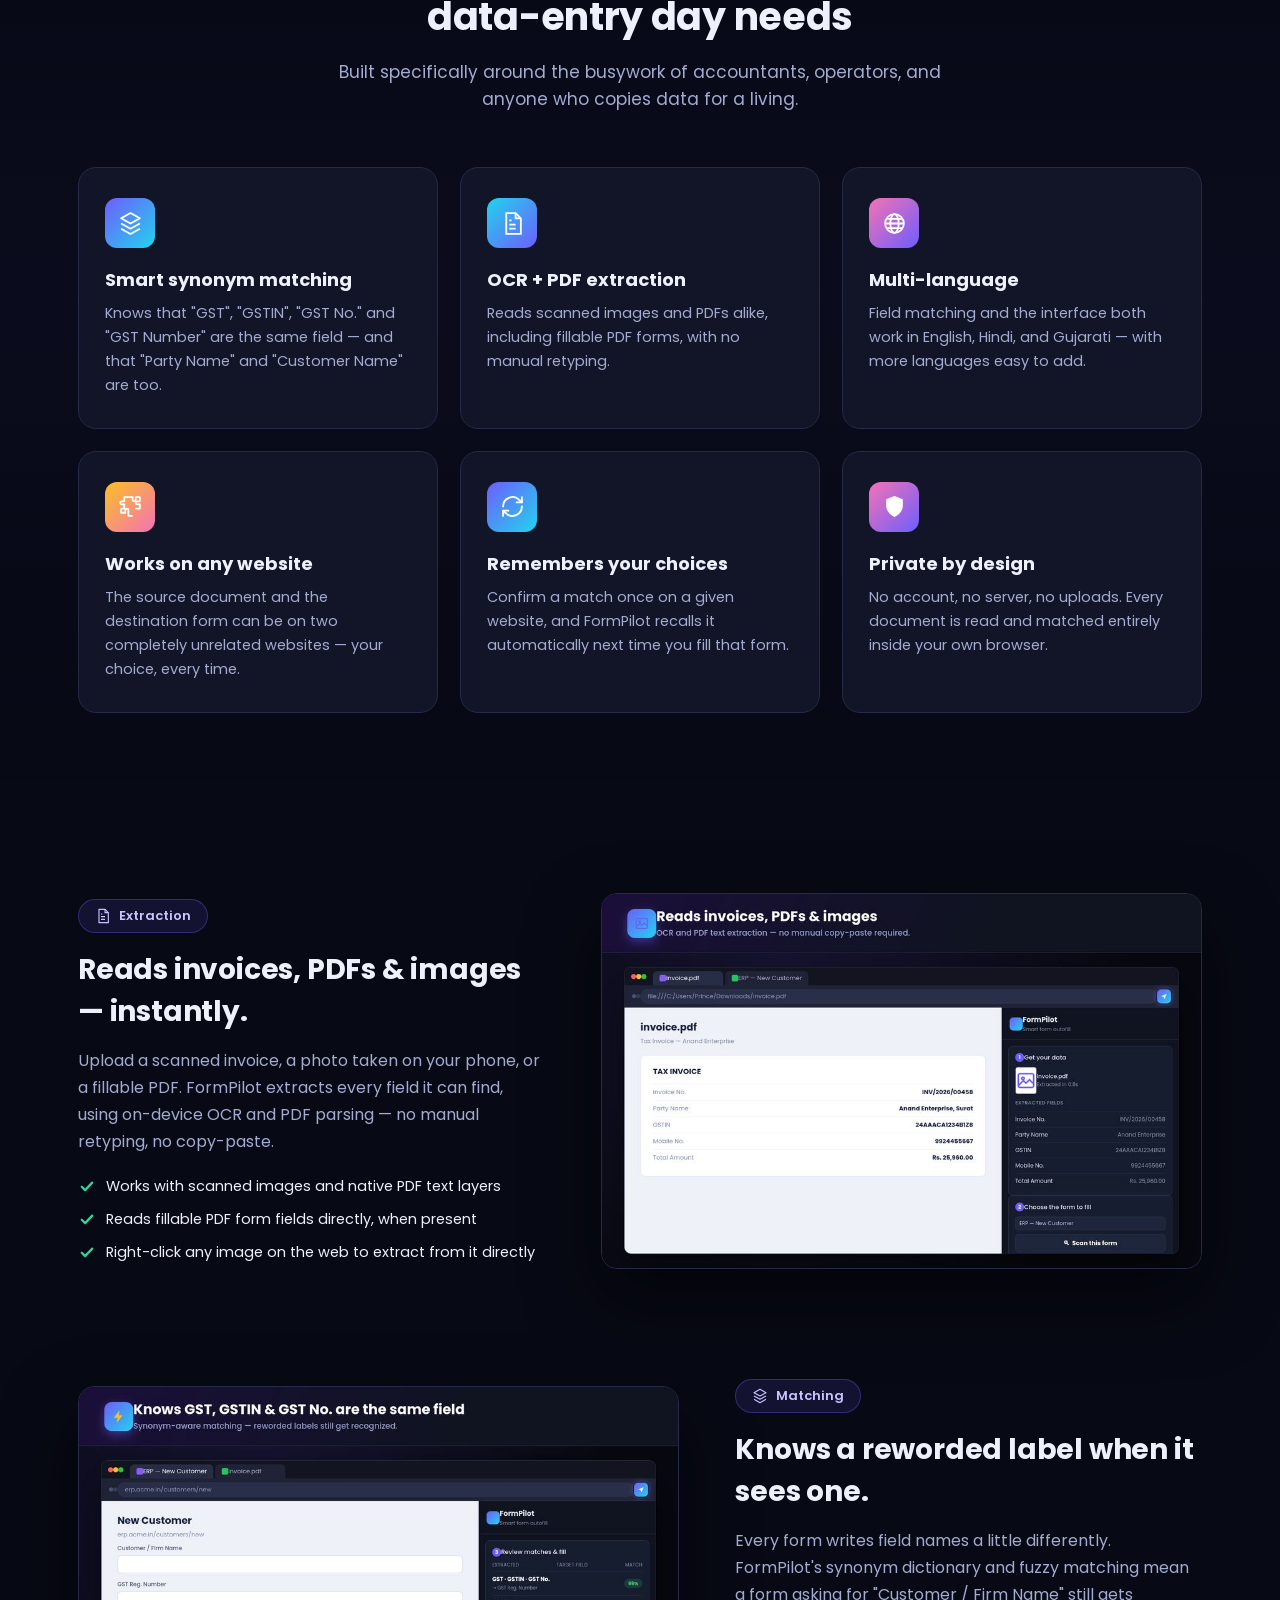
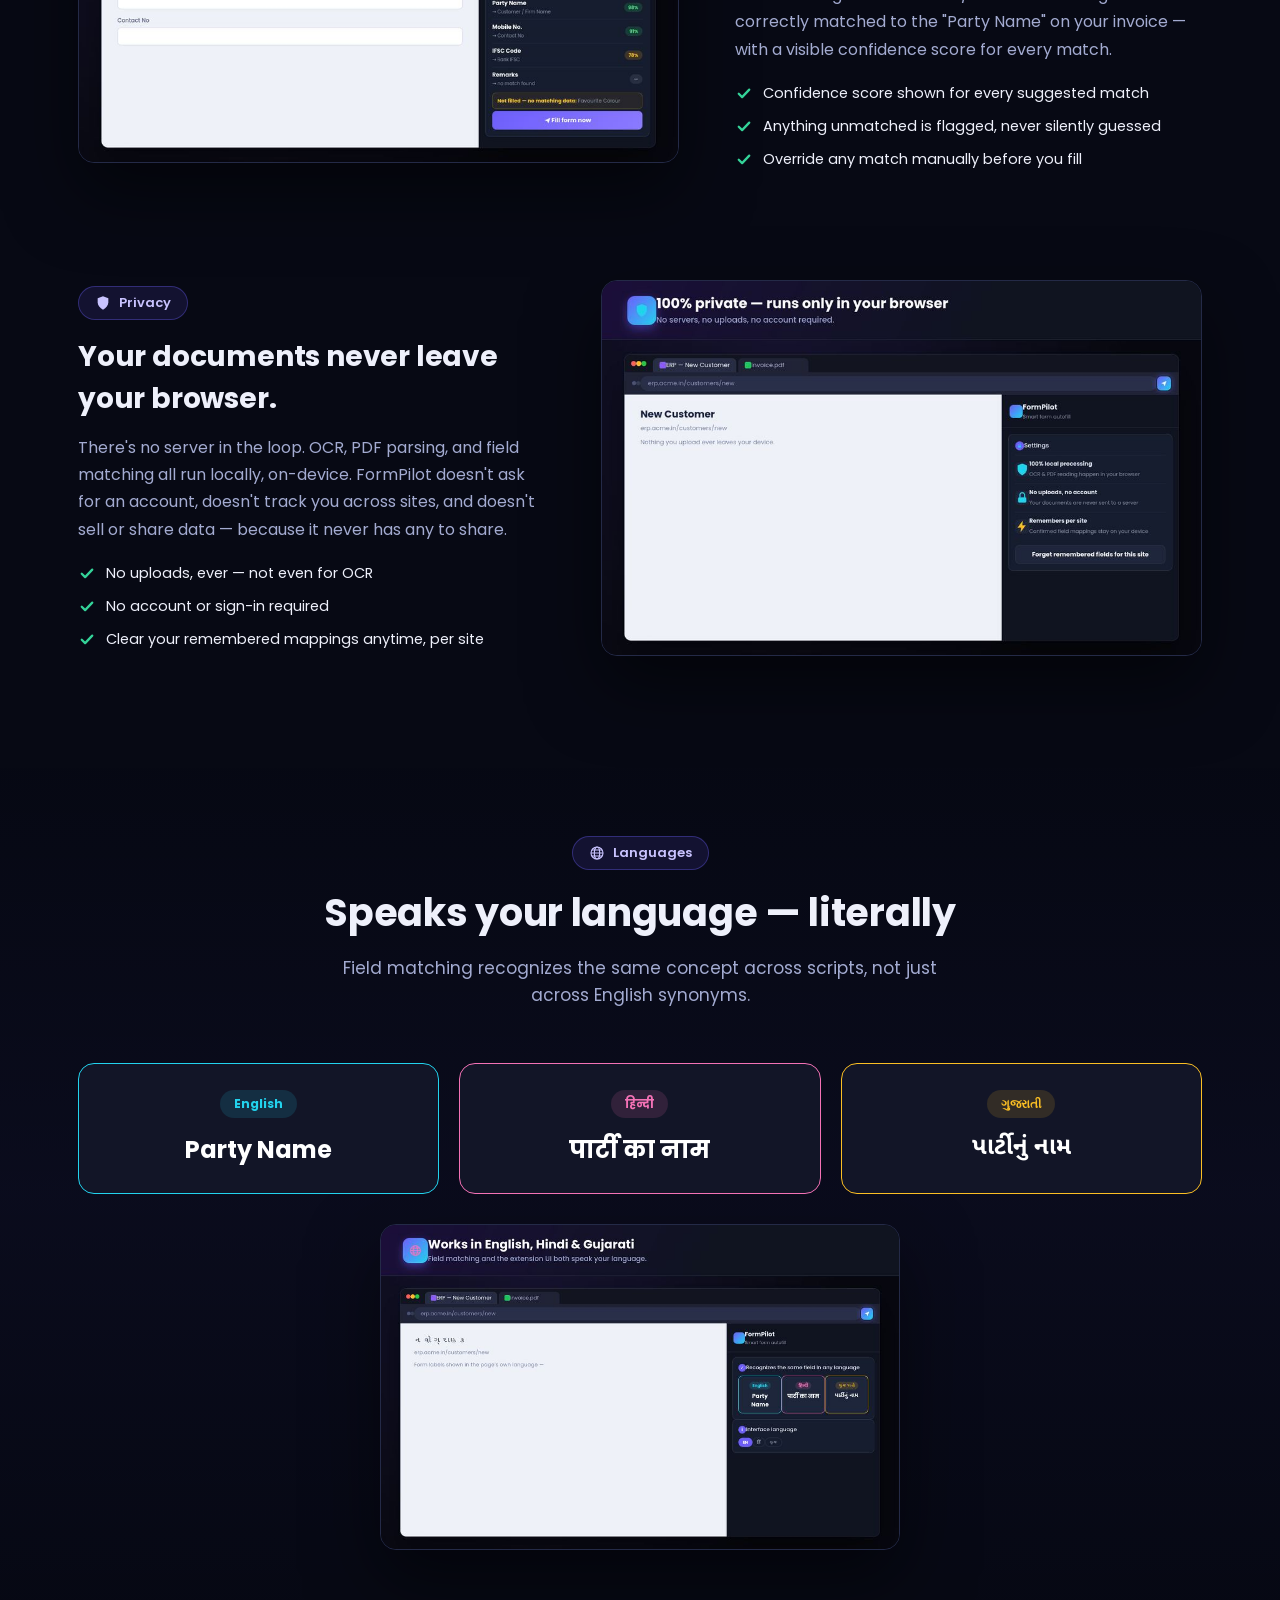
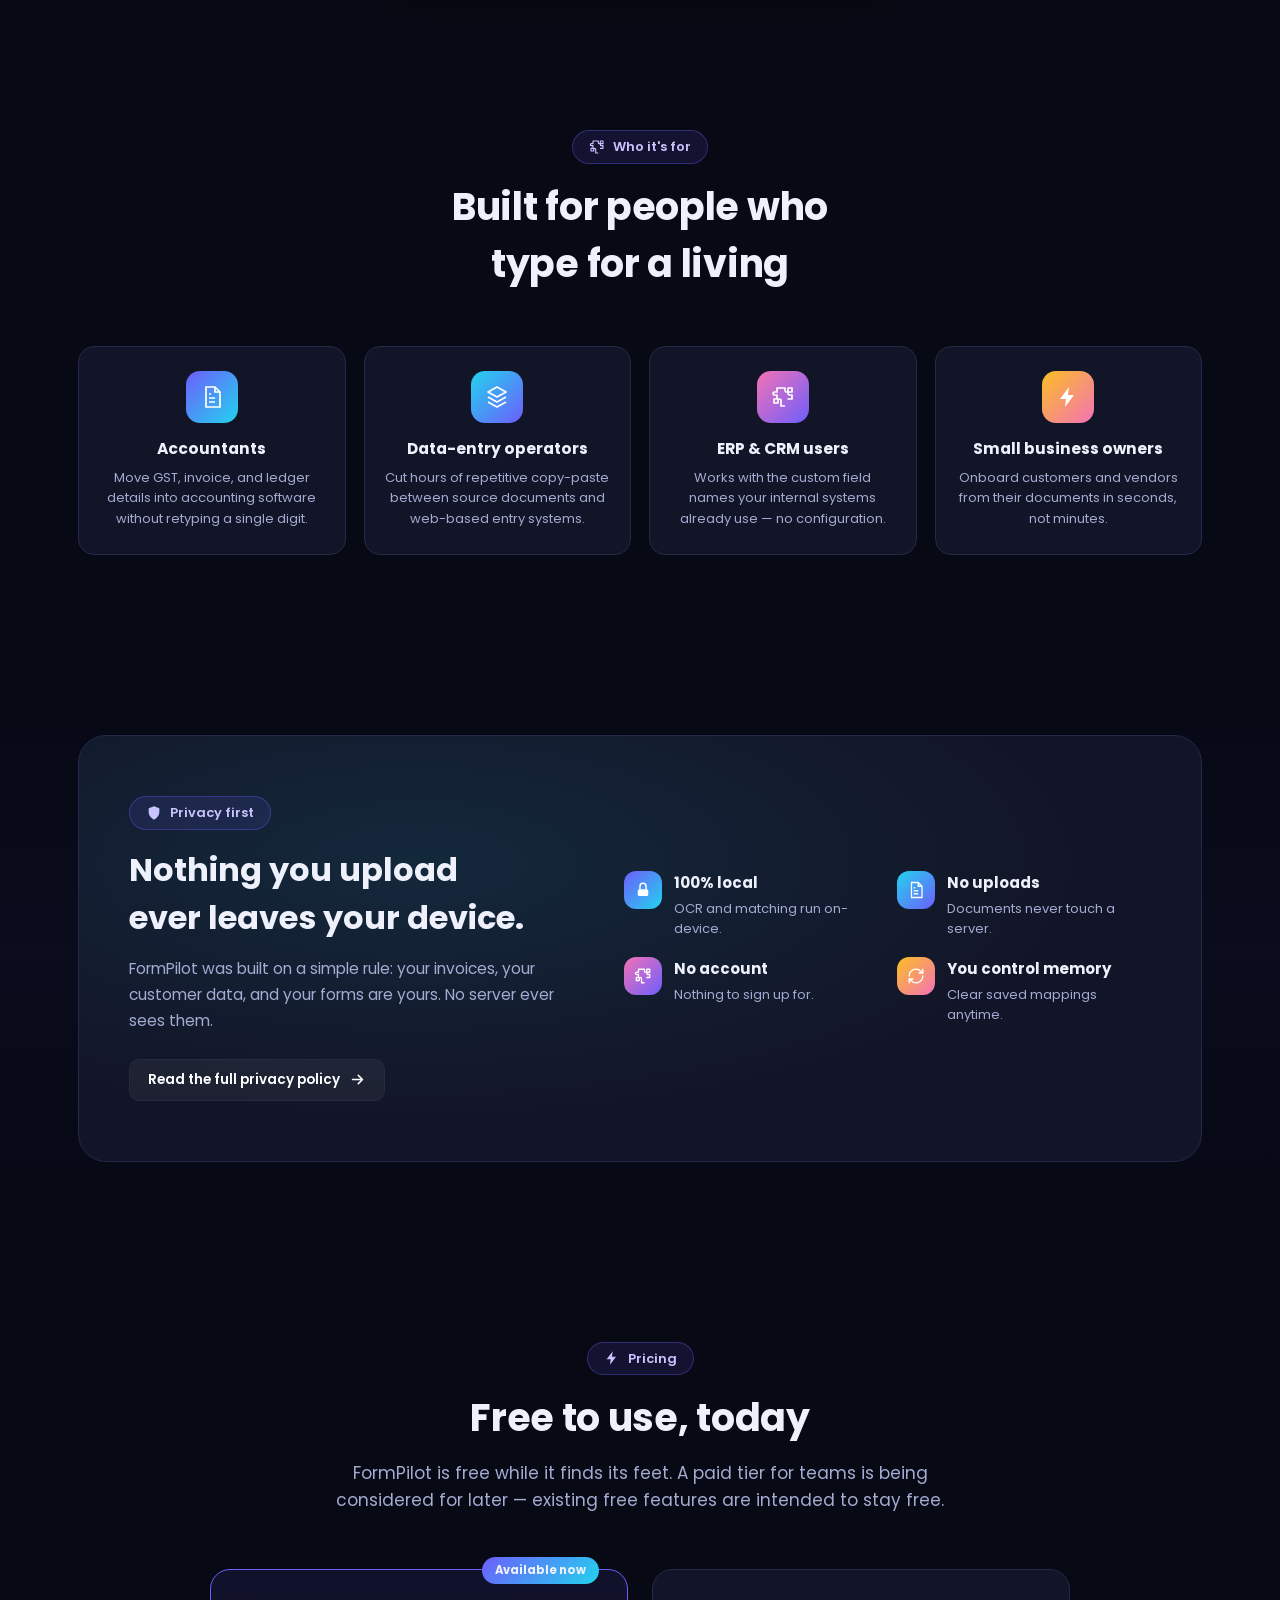
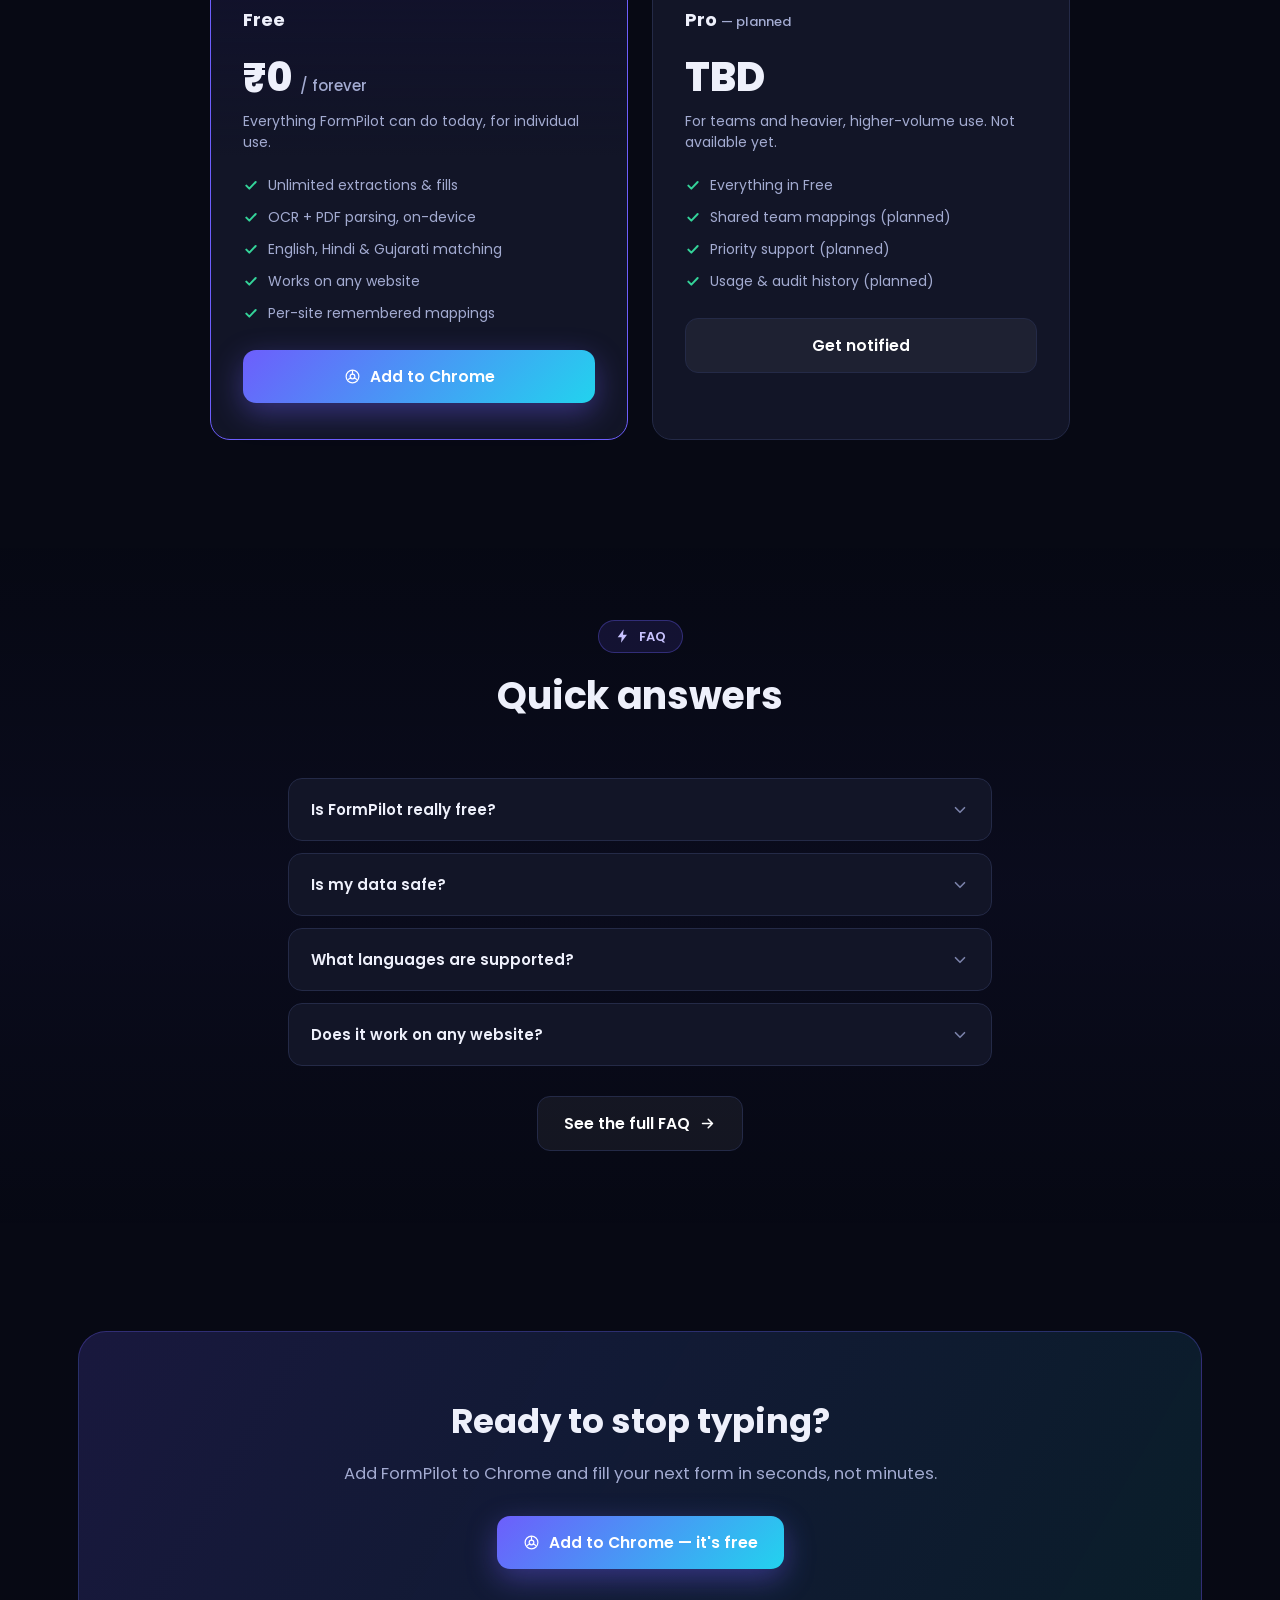
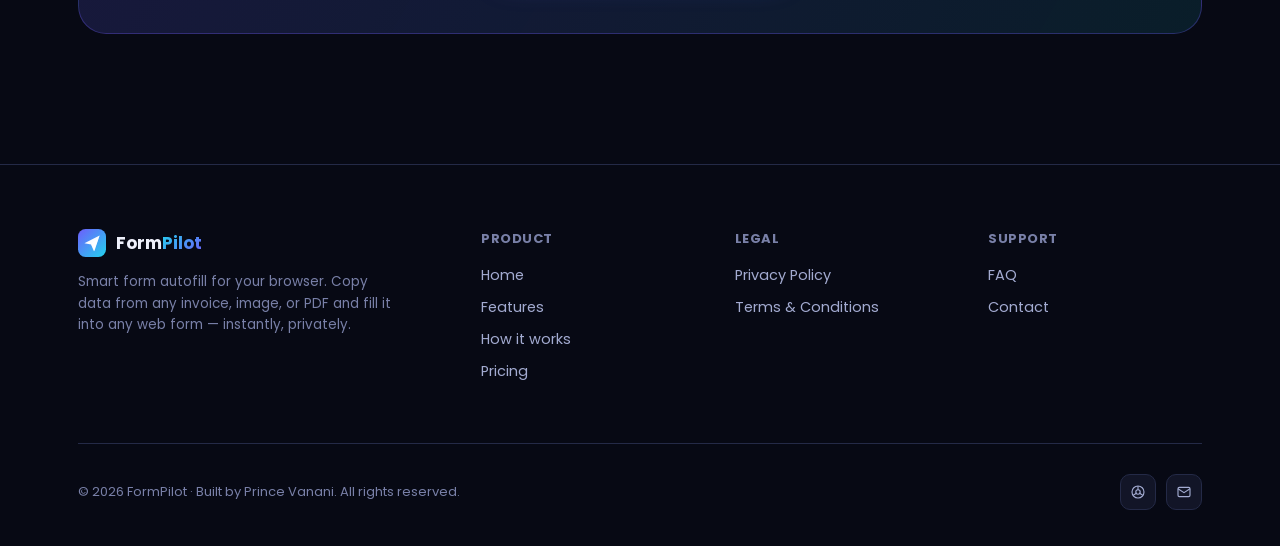
<file: FormPilot — Smart Form Autofill.html>
<!DOCTYPE html>
<html lang="en">
<head>
<meta charset="UTF-8" />
<meta name="viewport" content="width=device-width, initial-scale=1, viewport-fit=cover" />
<title>FormPilot — Smart Form Autofill for Your Browser</title>
<meta name="description" content="Copy data from any invoice, image, or PDF and auto-fill it into any web form — with smart, multi-language field matching. 100% local, no uploads, no account." />
<link rel="preconnect" href="https://fonts.googleapis.com">
<link rel="preconnect" href="https://fonts.gstatic.com" crossorigin>
<link href="https://fonts.googleapis.com/css2?family=Poppins:ital,wght@0,400;0,500;0,600;0,700;0,800;1,600&family=Noto+Sans+Gujarati:wght@500;700&display=swap" rel="stylesheet">
<style>
:root{
  --bg:#070914; --bg2:#0c0f1f; --card:#121527; --card2:#161a30; --border:#242a47;
  --text:#eef0fb; --muted:#a3abd1; --muted2:#7980a8;
  --violet:#6d5efc; --violet2:#8b7bff; --cyan:#22d3ee; --pink:#f472b6; --amber:#fbbf24; --green:#34d399; --red:#f87171;
  --grad1: linear-gradient(135deg,var(--violet),var(--cyan));
  --grad2: linear-gradient(135deg,var(--cyan),var(--violet));
  --grad3: linear-gradient(135deg,var(--pink),var(--violet));
  --grad4: linear-gradient(135deg,var(--amber),var(--pink));
  --radius:18px; --maxw:1180px;
  box-sizing:border-box;
  padding-top:env(safe-area-inset-top,0px); padding-bottom:env(safe-area-inset-bottom,0px);
}
:root:not([data-theme="light"]){ color-scheme:dark; }
@media (prefers-color-scheme:dark){ :root:not([data-theme="light"]){ color-scheme:dark; } }
html{ scroll-padding-top:86px; scroll-behavior:smooth; }
*,*::before,*::after{ box-sizing:border-box; }
body{
  margin:0; background:var(--bg); color:var(--text);
  font-family:'Poppins',-apple-system,"Segoe UI",Roboto,sans-serif;
  -webkit-font-smoothing:antialiased; overflow-x:hidden;
}
img{ max-width:100%; display:block; }
a{ color:inherit; text-decoration:none; }
.container{ max-width:var(--maxw); margin:0 auto; padding:0 28px; }
section{ position:relative; }

/* ---------- background texture ---------- */
.bg-fx{ position:fixed; inset:0; z-index:-2; overflow:hidden; pointer-events:none; }
.orb{ position:absolute; border-radius:50%; filter:blur(70px); opacity:.55; }
.grid-fx{ position:fixed; inset:0; z-index:-1; pointer-events:none;
  background-image:linear-gradient(rgba(150,160,255,.045) 1px,transparent 1px),linear-gradient(90deg,rgba(150,160,255,.045) 1px,transparent 1px);
  background-size:44px 44px; mask-image:radial-gradient(ellipse 80% 60% at 50% 0%,#000 40%,transparent 90%); }

/* ---------- announcement bar + toast ---------- */
.announce{ background:var(--grad1); color:#fff; font-size:13.5px; font-weight:600; padding:9px 20px; display:flex; align-items:center; justify-content:center; gap:9px; text-align:center; }
.announce svg{ width:15px; height:15px; flex:none; }
.toast{ position:fixed; left:50%; bottom:calc(28px + env(safe-area-inset-bottom,0px)); transform:translateX(-50%) translateY(20px); background:#1a1f3a; color:#fff; border:1px solid var(--violet); padding:14px 22px; border-radius:14px; font-size:14px; font-weight:500; box-shadow:0 20px 50px rgba(0,0,0,.5); opacity:0; pointer-events:none; transition:.3s; z-index:500; max-width:calc(100vw - 40px); text-align:center; }
.toast.show{ opacity:1; transform:translateX(-50%) translateY(0); }

/* ---------- nav ---------- */
.nav{ position:sticky; top:0; z-index:100; backdrop-filter:blur(16px); -webkit-backdrop-filter:blur(16px);
  background:rgba(7,9,20,.72); border-bottom:1px solid rgba(255,255,255,.06);
  padding-top:env(safe-area-inset-top,0px); }
.nav-inner{ max-width:var(--maxw); margin:0 auto; padding:14px 28px; display:flex; align-items:center; gap:28px; }
.brand{ display:flex; align-items:center; gap:10px; font-weight:700; font-size:18px; margin-right:auto; cursor:pointer; }
.brand svg{ width:32px; height:32px; flex:none; }
.brand .pilot{ background:var(--grad2); -webkit-background-clip:text; background-clip:text; -webkit-text-fill-color:transparent; }
.nav-links{ display:flex; align-items:center; gap:6px; }
.nav-links a{ padding:9px 14px; border-radius:9px; font-size:14.5px; font-weight:500; color:var(--muted); cursor:pointer; transition:.15s; }
.nav-links a:hover, .nav-links a.active{ color:#fff; background:rgba(255,255,255,.06); }
.nav-cta{ display:inline-flex; align-items:center; gap:8px; padding:10px 18px; border-radius:10px; background:var(--grad1); color:#fff; font-weight:600; font-size:14px; white-space:nowrap; box-shadow:0 8px 24px rgba(109,94,252,.35); cursor:pointer; border:none; }
.nav-cta svg{ width:15px; height:15px; }
.burger{ display:none; width:34px; height:34px; border-radius:8px; border:1px solid var(--border); background:var(--card); align-items:center; justify-content:center; cursor:pointer; flex:none; }
.burger span{ display:block; width:16px; height:2px; background:#fff; position:relative; }
.burger span::before,.burger span::after{ content:''; position:absolute; width:16px; height:2px; background:#fff; left:0; }
.burger span::before{ top:-5px; } .burger span::after{ top:5px; }

/* ---------- buttons ---------- */
.btn{ display:inline-flex; align-items:center; justify-content:center; gap:9px; padding:15px 26px; border-radius:13px; font-weight:600; font-size:15.5px; cursor:pointer; border:none; transition:.15s; }
.btn svg{ width:17px; height:17px; }
.btn-primary{ background:var(--grad1); color:#fff; box-shadow:0 10px 30px rgba(109,94,252,.4); }
.btn-primary:hover{ transform:translateY(-2px); box-shadow:0 14px 36px rgba(109,94,252,.5); }
.btn-ghost{ background:rgba(255,255,255,.05); color:#fff; border:1.5px solid var(--border); }
.btn-ghost:hover{ background:rgba(255,255,255,.09); }
.btn-sm{ padding:10px 18px; font-size:13.5px; border-radius:10px; }

/* ---------- badges / chips ---------- */
.eyebrow{ display:inline-flex; align-items:center; gap:8px; padding:7px 16px; border-radius:999px; background:rgba(109,94,252,.12); border:1px solid rgba(109,94,252,.35); color:#c9c3ff; font-size:13px; font-weight:600; }
.eyebrow svg{ width:16px; height:16px; flex:none; }
.eyebrow{ max-width:100%; line-height:1.35; }
.section-head .eyebrow{ white-space:nowrap; }
h1,h2{ text-wrap:balance; }
.chip{ display:inline-flex; align-items:center; gap:7px; padding:8px 15px; border-radius:999px; background:var(--card); border:1px solid var(--border); font-size:13.5px; font-weight:500; color:var(--muted); }
.chip svg{ width:14px; height:14px; }

/* ---------- icon box ---------- */
.icon-box{ border-radius:12px; display:flex; align-items:center; justify-content:center; flex:none; color:#fff; }
.icon-box span{ display:block; }
.icon-box span svg{ width:100%; height:100%; display:block; }
.grad1{ background:var(--grad1); } .grad2{ background:var(--grad2); } .grad3{ background:var(--grad3); } .grad4{ background:var(--grad4); }

/* ---------- hero ---------- */
.hero{ padding:76px 0 40px; }
.hero-inner{ display:flex; gap:50px; align-items:center; }
.hero-inner>div:first-child{ flex:1 1 54%; min-width:0; } .hero-visual{ flex:1 1 42%; min-width:0; }
.hero h1{ font-size:56px; line-height:1.08; font-weight:700; margin:20px 0 18px; letter-spacing:-.5px; }
.hero h1 .g{ background:var(--grad3); -webkit-background-clip:text; background-clip:text; -webkit-text-fill-color:transparent; }
.hero p.lead{ font-size:18.5px; color:var(--muted); line-height:1.6; margin:0 0 30px; max-width:520px; }
.hero-ctas{ display:flex; gap:14px; flex-wrap:wrap; margin-bottom:28px; }
.hero-trust{ display:flex; gap:10px; flex-wrap:wrap; }
.hero-visual{ position:relative; }
.hero-shot{ border-radius:16px; overflow:hidden; border:1px solid var(--border); box-shadow:0 40px 90px rgba(0,0,0,.55),0 0 0 1px rgba(255,255,255,.04); transform:perspective(1200px) rotateY(-6deg) rotateX(2deg); }
.hero-shot img{ display:block; width:100%; }
.float-card{ position:absolute; background:var(--card); border:1px solid var(--border); border-radius:13px; padding:12px 16px; box-shadow:0 20px 50px rgba(0,0,0,.4); display:flex; align-items:center; gap:10px; font-size:13px; font-weight:600; }
.float-card svg{ width:16px; height:16px; }

/* ---------- sections ---------- */
.section{ padding:90px 0; }
.section-head{ text-align:center; max-width:640px; margin:0 auto 54px; }
.section-head h2{ font-size:38px; font-weight:700; margin:14px 0 14px; letter-spacing:-.3px; }
.section-head p{ color:var(--muted); font-size:17px; line-height:1.6; margin:0; }
.section-alt{ background:linear-gradient(180deg,transparent,rgba(109,94,252,.04),transparent); }

/* ---------- steps ---------- */
.steps{ display:flex; flex-wrap:wrap; gap:22px; }
.step-card{ flex:1 1 calc(25% - 17px); min-width:200px; }
.step-card{ background:var(--card); border:1px solid var(--border); border-radius:var(--radius); padding:28px 24px; position:relative; }
.step-num{ position:absolute; top:20px; right:22px; font-size:34px; font-weight:800; color:rgba(255,255,255,.06); }
.step-card h3{ font-size:17px; margin:18px 0 8px; }
.step-card p{ font-size:14px; color:var(--muted); line-height:1.6; margin:0; }

/* ---------- features ---------- */
.feat-grid{ display:flex; flex-wrap:wrap; gap:22px; }
.feat-card{ flex:1 1 calc(33.333% - 15px); min-width:260px; }
.feat-card{ background:var(--card); border:1px solid var(--border); border-radius:var(--radius); padding:30px 26px; transition:.2s; }
.feat-card:hover{ transform:translateY(-4px); border-color:rgba(109,94,252,.4); background:var(--card2); }
.feat-card h3{ font-size:18px; margin:18px 0 9px; }
.feat-card p{ font-size:14.5px; color:var(--muted); line-height:1.65; margin:0; }

/* ---------- showcase ---------- */
.showcase{ display:flex; gap:56px; align-items:center; margin-bottom:110px; flex-wrap:wrap; }
.showcase .sc-text{ flex:1 1 40%; min-width:280px; } .showcase .sc-img{ flex:1 1 52%; min-width:280px; }
.showcase.rev .sc-text{ order:2; } .showcase.rev .sc-img{ order:1; }
.sc-text h3{ font-size:28px; margin:16px 0 14px; letter-spacing:-.2px; }
.sc-text p{ color:var(--muted); font-size:16px; line-height:1.7; margin:0 0 20px; }
.sc-list{ list-style:none; padding:0; margin:0; display:flex; flex-direction:column; gap:12px; }
.sc-list li{ display:flex; gap:10px; align-items:flex-start; font-size:14.5px; color:var(--text); }
.sc-list svg{ width:18px; height:18px; color:var(--green); flex:none; margin-top:1px; }
.sc-img{ border-radius:16px; overflow:hidden; border:1px solid var(--border); box-shadow:0 30px 70px rgba(0,0,0,.5); }

/* ---------- lang cards ---------- */
.lang-row{ display:flex; flex-wrap:wrap; gap:20px; }
.lang-card{ flex:1 1 calc(33.333% - 14px); min-width:220px; }
.lang-card{ background:var(--card); border:1.5px solid var(--border); border-radius:16px; padding:26px; text-align:center; }
.lang-tag{ display:inline-block; padding:5px 14px; border-radius:999px; font-size:12px; font-weight:700; margin-bottom:14px; }
.lang-word{ font-size:24px; font-weight:700; color:#fff; }
.guj{ font-family:'Noto Sans Gujarati',sans-serif; }

/* ---------- persona ---------- */
.persona-grid{ display:flex; flex-wrap:wrap; gap:18px; }
.persona-card{ flex:1 1 calc(25% - 14px); min-width:200px; }
.persona-card{ background:var(--card); border:1px solid var(--border); border-radius:16px; padding:24px 20px; text-align:center; }
.persona-card .pe-icon{ width:52px; height:52px; border-radius:14px; margin:0 auto 14px; }
.persona-card h4{ font-size:15.5px; margin:0 0 8px; }
.persona-card p{ font-size:13px; color:var(--muted); line-height:1.6; margin:0; }

/* ---------- privacy band ---------- */
.priv-band{ background:radial-gradient(ellipse at 30% 30%,rgba(34,211,238,.1),transparent 60%),var(--card); border:1px solid var(--border); border-radius:28px; padding:60px 50px; display:flex; gap:50px; align-items:center; flex-wrap:wrap; }
.priv-band>div:first-child{ flex:1 1 42%; min-width:280px; } .priv-points{ flex:1 1 50%; min-width:280px; }
.pb-title{ font-size:32px; margin:16px 0 14px; }
.priv-points{ display:flex; flex-wrap:wrap; gap:18px; }
.priv-point{ flex:1 1 calc(50% - 10px); min-width:200px; }
.priv-point{ display:flex; gap:12px; }
.priv-point h4{ font-size:15px; margin:0 0 5px; }
.priv-point p{ font-size:13px; color:var(--muted); margin:0; line-height:1.55; }

/* ---------- pricing ---------- */
.price-wrap{ display:flex; flex-wrap:wrap; gap:24px; max-width:860px; margin:0 auto; }
.price-card{ flex:1 1 calc(50% - 13px); min-width:280px; }
.price-card{ background:var(--card); border:1.5px solid var(--border); border-radius:20px; padding:36px 32px; }
.price-card.hl{ border-color:var(--violet); background:linear-gradient(180deg,rgba(109,94,252,.1),var(--card) 40%); position:relative; }
.price-card .tag{ position:absolute; top:-13px; right:28px; background:var(--grad1); font-size:11.5px; font-weight:700; padding:5px 13px; border-radius:999px; }
.price-amt{ font-size:40px; font-weight:800; margin:14px 0 4px; }
.price-amt span{ font-size:15px; color:var(--muted); font-weight:500; }
.price-card ul{ list-style:none; padding:0; margin:22px 0 26px; display:flex; flex-direction:column; gap:11px; }
.price-card li{ display:flex; gap:9px; align-items:flex-start; font-size:14px; color:var(--muted); }
.price-card li svg{ width:16px; height:16px; color:var(--green); flex:none; margin-top:2px; }

/* ---------- faq ---------- */
.faq-item{ background:var(--card); border:1px solid var(--border); border-radius:14px; margin-bottom:12px; overflow:hidden; }
.faq-q{ padding:19px 22px; display:flex; justify-content:space-between; align-items:center; cursor:pointer; font-weight:600; font-size:15px; gap:16px; }
.faq-q svg{ width:18px; height:18px; color:var(--muted2); flex:none; transition:transform .2s; }
.faq-item.open .faq-q svg{ transform:rotate(180deg); }
.faq-a{ max-height:0; overflow:hidden; transition:max-height .25s ease; }
.faq-item.open .faq-a{ max-height:400px; }
.faq-a-in{ padding:0 22px 20px; color:var(--muted); font-size:14.5px; line-height:1.7; }
.faq-cat{ font-size:13px; font-weight:700; text-transform:uppercase; letter-spacing:.6px; color:var(--violet2); margin:38px 0 14px; }
.faq-cat:first-child{ margin-top:0; }

/* ---------- cta band ---------- */
.cta-band{ background:linear-gradient(120deg,rgba(109,94,252,.18),rgba(34,211,238,.1)); border:1px solid rgba(109,94,252,.3); border-radius:28px; padding:64px 50px; text-align:center; }
.cta-band h2{ font-size:34px; margin:0 0 14px; }
.cta-band p{ color:var(--muted); font-size:16.5px; margin:0 0 30px; }

/* ---------- footer ---------- */
footer{ border-top:1px solid var(--border); padding:64px 0 36px; margin-top:40px; }
.foot-grid{ display:flex; flex-wrap:wrap; gap:40px; margin-bottom:50px; }
.foot-grid>div:first-child{ flex:1.4 1 260px; } .foot-col{ flex:1 1 140px; }
.foot-brand{ display:flex; align-items:center; gap:10px; font-weight:700; font-size:17px; margin-bottom:14px; }
.foot-brand svg{ width:28px; height:28px; }
.foot-col h5{ font-size:13px; text-transform:uppercase; letter-spacing:.5px; color:var(--muted2); margin:0 0 16px; }
.foot-col a{ display:block; font-size:14.5px; color:var(--muted); margin-bottom:11px; cursor:pointer; }
.foot-col a:hover{ color:#fff; }
.foot-p{ color:var(--muted2); font-size:13.5px; line-height:1.6; max-width:320px; margin:0; }
.foot-bottom{ display:flex; justify-content:space-between; align-items:center; padding-top:30px; border-top:1px solid var(--border); flex-wrap:wrap; gap:14px; }
.foot-bottom p{ color:var(--muted2); font-size:13px; margin:0; }
.foot-social{ display:flex; gap:10px; }
.foot-social a{ width:36px; height:36px; border-radius:10px; background:var(--card); border:1px solid var(--border); display:flex; align-items:center; justify-content:center; }
.foot-social svg{ width:16px; height:16px; color:var(--muted); }

/* ---------- inner pages (legal/faq/contact) ---------- */
.page-hero{ padding:60px 0 20px; text-align:center; }
.page-hero h1{ font-size:42px; margin:16px 0 10px; }
.page-hero p{ color:var(--muted); font-size:16px; }
.legal{ max-width:856px; margin:0 auto; padding:30px 28px 100px; line-height:1.75; }
.legal h2{ font-size:22px; margin:40px 0 12px; }
.legal h2:first-child{ margin-top:0; }
.legal p, .legal li{ color:#c7cce3; font-size:15.5px; }
.legal ul,.legal ol{ padding-left:22px; }
.legal li{ margin-bottom:8px; }
.legal strong{ color:#fff; }
.legal code{ background:var(--card2); border:1px solid var(--border); padding:2px 7px; border-radius:5px; font-size:13.5px; color:var(--cyan); }
.callout{ background:rgba(251,191,36,.08); border:1px solid rgba(251,191,36,.3); border-radius:12px; padding:16px 20px; margin:20px 0; font-size:14.5px; color:#f3d9a0; }
.callout b{ color:var(--amber); }
.callout-blue{ background:rgba(34,211,238,.08); border:1px solid rgba(34,211,238,.3); color:#bfeef7; }
.callout-blue b{ color:var(--cyan); }
.toc{ background:var(--card); border:1px solid var(--border); border-radius:14px; padding:22px 26px; margin-bottom:36px; }
.toc h5{ margin:0 0 12px; font-size:13px; text-transform:uppercase; letter-spacing:.5px; color:var(--muted2); }
.toc-list{ display:flex; flex-wrap:wrap; }
.toc-list a{ flex:0 0 50%; max-width:50%; font-size:14px; color:var(--muted); display:flex; gap:7px; margin-bottom:11px; padding-right:20px; cursor:pointer; }
.toc-list a span{ color:var(--muted2); flex:none; }
.toc-list a:hover{ color:var(--cyan); }
.updated{ color:var(--muted2); font-size:13.5px; margin-bottom:30px; }

/* contact page */
.contact-grid{ display:flex; flex-wrap:wrap; gap:22px; max-width:var(--maxw); margin:0 auto 50px; }
.contact-card{ flex:1 1 calc(33.333% - 15px); min-width:240px; }
.contact-card{ background:var(--card); border:1px solid var(--border); border-radius:18px; padding:30px 26px; text-align:center; }
.contact-card .icon-box{ margin:0 auto; }
.contact-card h3{ font-size:17px; margin:16px 0 8px; }
.contact-card p{ font-size:14px; color:var(--muted); margin:0 0 16px; line-height:1.6; }

/* page switching */
.page{ display:none; }
.page.active{ display:block; }

/* ---------- responsive ---------- */
@media (max-width:980px){
  .nav-links, .nav-cta{ display:none; }
  .burger{ display:flex; }
  .hero-inner{ flex-direction:column; }
  .hero h1{ font-size:40px; }
  .hero-inner>div:first-child,.hero-visual{ flex:none; width:100%; }
  .hero-shot{ transform:none; }
  .priv-band>div:first-child,.priv-points{ min-width:0; }
  .float-card{ display:none; }
  .step-card{ flex-basis:calc(50% - 11px); }
  .feat-card{ flex-basis:calc(50% - 11px); }
  .showcase{ flex-direction:column; }
  .showcase.rev .sc-text,.showcase.rev .sc-img{ order:0; }
  .lang-card{ flex-basis:calc(33.333% - 14px); min-width:0; padding:22px 14px; }
  .lang-word{ font-size:20px; }
  .persona-card{ flex-basis:calc(50% - 9px); }
  .priv-band{ flex-direction:column; padding:40px 28px; }
  .priv-point{ flex-basis:100%; }
  .price-card{ flex-basis:100%; }
  .foot-grid>div:first-child,.foot-col{ flex-basis:calc(50% - 20px); }
  .contact-card{ flex-basis:100%; }
  .toc-list a{ flex-basis:100%; max-width:100%; }
}
@media (max-width:620px){
  .section-head h2 br{ display:none; }
  .lang-card{ flex-basis:100%; padding:26px; } .lang-word{ font-size:24px; }
  .hero-ctas .btn{ flex:1 1 100%; }
  .pb-title{ font-size:25px; } .pb-title br{ display:none; }
  .step-card,.feat-card,.persona-card,.price-card,.lang-card,.contact-card,.priv-point,.showcase .sc-text,.showcase .sc-img{ min-width:0; }
  .step-card,.feat-card,.persona-card{ display:grid; grid-template-columns:auto 1fr; column-gap:14px; row-gap:10px; align-items:center; text-align:left; padding:20px 18px; }
  .step-card .icon-box,.feat-card .icon-box{ width:44px !important; height:44px !important; }
  .step-card .icon-box span,.feat-card .icon-box span{ width:22px !important; height:22px !important; }
  .persona-card .pe-icon{ width:44px; height:44px; margin:0; border-radius:12px; }
  .step-card h3,.feat-card h3,.persona-card h4{ grid-column:2; margin:0; font-size:16.5px; }
  .step-card p,.feat-card p,.persona-card p{ grid-column:1 / -1; margin:0; }
  .step-num{ top:14px; right:16px; font-size:28px; }
  .priv-band{ padding:30px 20px; }
  .price-card{ padding:30px 22px; }
  .page-hero h1{ font-size:32px; }
  .page-hero.container{ padding:44px 20px 14px; }
  .legal.container{ padding:20px 20px 70px; }
  .legal h2{ font-size:20px; }
  .step-card{ flex-basis:100%; }
  .feat-card{ flex-basis:100%; }
  .persona-card{ flex-basis:100%; }
  .section{ padding:60px 0; }
  .hero{ padding:50px 0 30px; }
  .hero h1{ font-size:32px; }
  .section-head h2{ font-size:28px; }
  .cta-band{ padding:44px 26px; }
  .cta-band h2{ font-size:26px; }
  .foot-grid{ flex-direction:column; gap:30px; }
  .container{ padding:0 20px; }
  body[data-open-nav="1"] .mobile-nav{ display:flex; }
}
.mobile-nav{ display:none; position:fixed; inset:0; z-index:200; background:#070914; flex-direction:column; padding:20px; }
.mobile-nav.open{ display:flex; }
.mobile-nav-head{ display:flex; justify-content:space-between; align-items:center; margin-bottom:30px; }
.mobile-nav a{ padding:16px 6px; font-size:18px; font-weight:600; border-bottom:1px solid var(--border); color:#fff; }
.mobile-nav .btn{ margin-top:20px; width:100%; }
</style>
</head>
<body>

<div class="bg-fx">
  <div class="orb" style="width:520px;height:520px;background:#6d5efc;top:-120px;left:-120px;"></div>
  <div class="orb" style="width:480px;height:480px;background:#22d3ee;top:260px;right:-160px;opacity:.35;"></div>
  <div class="orb" style="width:420px;height:420px;background:#f472b6;top:900px;left:-100px;opacity:.3;"></div>
  <div class="orb" style="width:460px;height:460px;background:#6d5efc;top:1500px;right:-140px;opacity:.28;"></div>
  <div class="orb" style="width:400px;height:400px;background:#22d3ee;top:2300px;left:10%;opacity:.22;"></div>
</div>
<div class="grid-fx"></div>


<div class="announce" id="announce" style="display:none;"><svg viewBox="0 0 24 24" fill="none"><path d="M3 11.5L20 4l-6.2 16-3-6.3L3 11.5z" fill="currentColor" fill-opacity="0.95"/><path d="M10.8 13.7L13.8 20 20 4l-9.2 9.7z" fill="currentColor" fill-opacity="0.6"/></svg><span id="announceText"></span></div>
<nav class="nav">
  <div class="nav-inner">
    <div class="brand" onclick="goPage('home')"><svg viewBox="0 0 48 48" fill="none">
<defs><linearGradient id="lg1" x1="0" y1="0" x2="1" y2="1"><stop offset="0" stop-color="#6d5efc"/><stop offset="1" stop-color="#22d3ee"/></linearGradient></defs>
<rect width="48" height="48" rx="13" fill="url(#lg1)"/>
<path d="M11 24.5L37 11l-9 27-5.5-11.5L11 24.5z" fill="#fff" fill-opacity="0.97"/>
<path d="M22.5 26.5L27 38 37 11l-14.5 15.5z" fill="#fff" fill-opacity="0.68"/>
</svg><span>Form<span class="pilot">Pilot</span></span></div>
    <div class="nav-links">
      <a onclick="goPage('home')" data-nav="home">Home</a>
      <a onclick="goHash('features')">Features</a>
      <a onclick="goHash('how')">How it works</a>
      <a onclick="goPage('faq')" data-nav="faq">FAQ</a>
      <a onclick="goPage('contact')" data-nav="contact">Contact</a>
    </div>
    <button class="nav-cta js-store"><svg viewBox="0 0 24 24" fill="none" stroke="currentColor" stroke-width="1.7"><circle cx="12" cy="12" r="9"/><circle cx="12" cy="12" r="3.3"/><path d="M12 3v6M5.2 16.5l5.1-3M18.8 16.5l-5.1-3"/></svg> Add to Chrome</button>
    <div class="burger" onclick="toggleMobileNav(true)"><span></span></div>
  </div>
</nav>
<div class="mobile-nav" id="mobileNav">
  <div class="mobile-nav-head">
    <div class="brand"><svg viewBox="0 0 48 48" fill="none">
<defs><linearGradient id="lg2" x1="0" y1="0" x2="1" y2="1"><stop offset="0" stop-color="#6d5efc"/><stop offset="1" stop-color="#22d3ee"/></linearGradient></defs>
<rect width="48" height="48" rx="13" fill="url(#lg2)"/>
<path d="M11 24.5L37 11l-9 27-5.5-11.5L11 24.5z" fill="#fff" fill-opacity="0.97"/>
<path d="M22.5 26.5L27 38 37 11l-14.5 15.5z" fill="#fff" fill-opacity="0.68"/>
</svg><span>Form<span class="pilot">Pilot</span></span></div>
    <div class="burger" onclick="toggleMobileNav(false)" style="font-size:20px;">✕</div>
  </div>
  <a onclick="goPage('home');toggleMobileNav(false)">Home</a>
  <a onclick="goPage('home');toggleMobileNav(false);setTimeout(()=>goHash('features'),50)">Features</a>
  <a onclick="goPage('home');toggleMobileNav(false);setTimeout(()=>goHash('how'),50)">How it works</a>
  <a onclick="goPage('faq');toggleMobileNav(false)">FAQ</a>
  <a onclick="goPage('privacy');toggleMobileNav(false)">Privacy Policy</a>
  <a onclick="goPage('terms');toggleMobileNav(false)">Terms &amp; Conditions</a>
  <a onclick="goPage('contact');toggleMobileNav(false)">Contact</a>
  <button class="btn btn-primary js-store" onclick="toggleMobileNav(false)"><svg viewBox="0 0 24 24" fill="none" stroke="currentColor" stroke-width="1.7"><circle cx="12" cy="12" r="9"/><circle cx="12" cy="12" r="3.3"/><path d="M12 3v6M5.2 16.5l5.1-3M18.8 16.5l-5.1-3"/></svg> Add to Chrome</button>
</div>

<main>
<div class="page active" id="page-home">
<section class="hero">
  <div class="container hero-inner">
    <div>
      <span class="eyebrow"><svg viewBox="0 0 24 24" fill="none" stroke="currentColor" stroke-width="1.7"><circle cx="12" cy="12" r="9"/><circle cx="12" cy="12" r="3.3"/><path d="M12 3v6M5.2 16.5l5.1-3M18.8 16.5l-5.1-3"/></svg> Chrome Extension &middot; Built by Prince Vanani</span>
      <h1>Stop typing.<br/>Start <span class="g">flying.</span></h1>
      <p class="lead">FormPilot copies data from any invoice, image, or PDF and fills it straight into any web form &mdash; in another tab, with one click. No more switching tabs and retyping the same GSTIN for the tenth time today.</p>
      <div class="hero-ctas">
        <a class="btn btn-primary js-store" href="#" id="get"><svg viewBox="0 0 24 24" fill="none" stroke="currentColor" stroke-width="1.7"><circle cx="12" cy="12" r="9"/><circle cx="12" cy="12" r="3.3"/><path d="M12 3v6M5.2 16.5l5.1-3M18.8 16.5l-5.1-3"/></svg> Add to Chrome &mdash; it's free</a>
        <a class="btn btn-ghost" onclick="goHash('how')">See how it works</a>
      </div>
      <div class="hero-trust">
        <span class="chip"><svg viewBox="0 0 24 24" fill="none"><rect x="5" y="11" width="14" height="9" rx="2" fill="currentColor"/><path d="M8 11V7a4 4 0 0 1 8 0v4" stroke="currentColor" stroke-width="2" fill="none"/></svg> 100% local processing</span>
        <span class="chip"><svg viewBox="0 0 24 24" fill="none" stroke="currentColor" stroke-width="1.7"><circle cx="12" cy="12" r="9"/><ellipse cx="12" cy="12" rx="4" ry="9"/><path d="M3 12h18M4.5 7.5h15M4.5 16.5h15"/></svg> EN &middot; HI &middot; GU</span>
        <span class="chip"><svg viewBox="0 0 24 24" fill="none"><path d="M5 13l4.5 4.5L19 7.5" stroke="currentColor" stroke-width="3" stroke-linecap="round" stroke-linejoin="round"/></svg> No account needed</span>
      </div>
    </div>
    <div class="hero-visual">
      <div class="hero-shot"><img src="[data-uri]" alt="FormPilot side panel filling a web form automatically" /></div>
      <div class="float-card" style="top:-18px;left:-24px;color:#4ade80;"><svg viewBox="0 0 24 24" fill="none"><path d="M5 13l4.5 4.5L19 7.5" stroke="currentColor" stroke-width="3" stroke-linecap="round" stroke-linejoin="round"/></svg> 6 fields matched</div>
      <div class="float-card" style="bottom:30px;right:-28px;color:#22d3ee;"><svg viewBox="0 0 24 24" fill="none"><path d="M13 2L4 14h6l-1 8 9-12h-6l1-8z" fill="currentColor"/></svg> Filled in 0.4s</div>
    </div>
  </div>
</section>

<section class="section" id="how">
  <div class="container">
    <div class="section-head">
      <span class="eyebrow"><svg viewBox="0 0 24 24" fill="none" stroke="currentColor" stroke-width="1.7" stroke-linejoin="round"><path d="M12 2l9 5-9 5-9-5 9-5z"/><path d="M3 12l9 5 9-5"/><path d="M3 17l9 5 9-5"/></svg> How it works</span>
      <h2>From document to filled form <br/>in four steps.</h2>
      <p>No setup, no templates to configure. FormPilot figures out the mapping every time.</p>
    </div>
    <div class="steps">
      <div class="step-card"><div class="step-num">01</div><div class="icon-box grad1" style="width:46px;height:46px"><span style="width:23px;height:23px"><svg viewBox="0 0 24 24" fill="none" stroke="currentColor" stroke-width="1.7"><path d="M6 2h9l5 5v15H6z"/><path d="M15 2v5h5"/><path d="M9 13h6M9 17h6M9 9h2"/></svg></span></div><h3>Upload or capture</h3><p>Drop in an image or PDF, or capture whatever is on your screen right now.</p></div><div class="step-card"><div class="step-num">02</div><div class="icon-box grad2" style="width:46px;height:46px"><span style="width:23px;height:23px"><svg viewBox="0 0 24 24" fill="none"><path d="M13 2L4 14h6l-1 8 9-12h-6l1-8z" fill="currentColor"/></svg></span></div><h3>FormPilot reads it</h3><p>On-device OCR and PDF parsing extract every labelled field &mdash; in English, Hindi, or Gujarati.</p></div><div class="step-card"><div class="step-num">03</div><div class="icon-box grad3" style="width:46px;height:46px"><span style="width:23px;height:23px"><svg viewBox="0 0 24 24" fill="none" stroke="currentColor" stroke-width="1.7" stroke-linejoin="round"><path d="M12 2l9 5-9 5-9-5 9-5z"/><path d="M3 12l9 5 9-5"/><path d="M3 17l9 5 9-5"/></svg></span></div><h3>Review the matches</h3><p>See a confidence score for every field FormPilot matched to your destination form.</p></div><div class="step-card"><div class="step-num">04</div><div class="icon-box grad4" style="width:46px;height:46px"><span style="width:23px;height:23px"><svg viewBox="0 0 24 24" fill="none"><path d="M5 3l5.5 14.5L13 12l6-2.5L5 3z" fill="currentColor"/></svg></span></div><h3>Fill with one click</h3><p>Confirmed matches get typed into the form instantly &mdash; checkboxes, dropdowns and all.</p></div>
    </div>
  </div>
</section>

<section class="section section-alt" id="features">
  <div class="container">
    <div class="section-head">
      <span class="eyebrow"><svg viewBox="0 0 24 24" fill="currentColor"><path d="M12 2l2.9 6.3 6.9.7-5.2 4.6 1.6 6.8L12 16.9 5.8 20.4l1.6-6.8L2.2 9l6.9-.7L12 2z"/></svg> Features</span>
      <h2>Everything a <span style="white-space:nowrap">data-entry</span> day needs</h2>
      <p>Built specifically around the busywork of accountants, operators, and anyone who copies data for a living.</p>
    </div>
    <div class="feat-grid">
      <div class="feat-card"><div class="icon-box grad1" style="width:50px;height:50px"><span style="width:25px;height:25px"><svg viewBox="0 0 24 24" fill="none" stroke="currentColor" stroke-width="1.7" stroke-linejoin="round"><path d="M12 2l9 5-9 5-9-5 9-5z"/><path d="M3 12l9 5 9-5"/><path d="M3 17l9 5 9-5"/></svg></span></div><h3>Smart synonym matching</h3><p>Knows that "GST", "GSTIN", "GST No." and "GST Number" are the same field &mdash; and that "Party Name" and "Customer Name" are too.</p></div><div class="feat-card"><div class="icon-box grad2" style="width:50px;height:50px"><span style="width:25px;height:25px"><svg viewBox="0 0 24 24" fill="none" stroke="currentColor" stroke-width="1.7"><path d="M6 2h9l5 5v15H6z"/><path d="M15 2v5h5"/><path d="M9 13h6M9 17h6M9 9h2"/></svg></span></div><h3>OCR + PDF extraction</h3><p>Reads scanned images and PDFs alike, including fillable PDF forms, with no manual retyping.</p></div><div class="feat-card"><div class="icon-box grad3" style="width:50px;height:50px"><span style="width:25px;height:25px"><svg viewBox="0 0 24 24" fill="none" stroke="currentColor" stroke-width="1.7"><circle cx="12" cy="12" r="9"/><ellipse cx="12" cy="12" rx="4" ry="9"/><path d="M3 12h18M4.5 7.5h15M4.5 16.5h15"/></svg></span></div><h3>Multi-language</h3><p>Field matching and the interface both work in English, Hindi, and Gujarati &mdash; with more languages easy to add.</p></div><div class="feat-card"><div class="icon-box grad4" style="width:50px;height:50px"><span style="width:25px;height:25px"><svg viewBox="0 0 24 24" fill="none" stroke="currentColor" stroke-width="1.7" stroke-linejoin="round"><path d="M10 3h4v2.5a1.5 1.5 0 0 0 3 0V3h4v4h-2.5a1.5 1.5 0 0 0 0 3H21v4h-4.5M10 3H6v4H3.5a1.5 1.5 0 0 0 0 3H6v4H3v4h4v-2.5a1.5 1.5 0 0 1 3 0V21h4"/></svg></span></div><h3>Works on any website</h3><p>The source document and the destination form can be on two completely unrelated websites &mdash; your choice, every time.</p></div><div class="feat-card"><div class="icon-box grad1" style="width:50px;height:50px"><span style="width:25px;height:25px"><svg viewBox="0 0 24 24" fill="none" stroke="currentColor" stroke-width="1.8" stroke-linecap="round" stroke-linejoin="round"><path d="M3 12a9 9 0 0 1 15.4-6.4L21 8"/><path d="M21 3v5h-5"/><path d="M21 12a9 9 0 0 1-15.4 6.4L3 16"/><path d="M3 21v-5h5"/></svg></span></div><h3>Remembers your choices</h3><p>Confirm a match once on a given website, and FormPilot recalls it automatically next time you fill that form.</p></div><div class="feat-card"><div class="icon-box grad3" style="width:50px;height:50px"><span style="width:25px;height:25px"><svg viewBox="0 0 24 24" fill="none"><path d="M12 2l8 3v6c0 5-3.4 8.7-8 11-4.6-2.3-8-6-8-11V5l8-3z" fill="currentColor"/></svg></span></div><h3>Private by design</h3><p>No account, no server, no uploads. Every document is read and matched entirely inside your own browser.</p></div>
    </div>
  </div>
</section>

<section class="section">
  <div class="container">
    <div class="showcase">
      <div class="sc-text">
        <span class="eyebrow"><svg viewBox="0 0 24 24" fill="none" stroke="currentColor" stroke-width="1.7"><path d="M6 2h9l5 5v15H6z"/><path d="M15 2v5h5"/><path d="M9 13h6M9 17h6M9 9h2"/></svg> Extraction</span>
        <h3>Reads invoices, PDFs &amp; images &mdash; instantly.</h3>
        <p>Upload a scanned invoice, a photo taken on your phone, or a fillable PDF. FormPilot extracts every field it can find, using on-device OCR and PDF parsing &mdash; no manual retyping, no copy-paste.</p>
        <ul class="sc-list">
          <li><svg viewBox="0 0 24 24" fill="none"><path d="M5 13l4.5 4.5L19 7.5" stroke="currentColor" stroke-width="3" stroke-linecap="round" stroke-linejoin="round"/></svg><span>Works with scanned images and native PDF text layers</span></li>
          <li><svg viewBox="0 0 24 24" fill="none"><path d="M5 13l4.5 4.5L19 7.5" stroke="currentColor" stroke-width="3" stroke-linecap="round" stroke-linejoin="round"/></svg><span>Reads fillable PDF form fields directly, when present</span></li>
          <li><svg viewBox="0 0 24 24" fill="none"><path d="M5 13l4.5 4.5L19 7.5" stroke="currentColor" stroke-width="3" stroke-linecap="round" stroke-linejoin="round"/></svg><span>Right-click any image on the web to extract from it directly</span></li>
        </ul>
      </div>
      <div class="sc-img"><img src="[data-uri]" alt="FormPilot extracting fields from an invoice PDF" /></div>
    </div>

    <div class="showcase rev">
      <div class="sc-text">
        <span class="eyebrow"><svg viewBox="0 0 24 24" fill="none" stroke="currentColor" stroke-width="1.7" stroke-linejoin="round"><path d="M12 2l9 5-9 5-9-5 9-5z"/><path d="M3 12l9 5 9-5"/><path d="M3 17l9 5 9-5"/></svg> Matching</span>
        <h3>Knows a reworded label when it sees one.</h3>
        <p>Every form writes field names a little differently. FormPilot's synonym dictionary and fuzzy matching mean a form asking for "Customer / Firm Name" still gets correctly matched to the "Party Name" on your invoice &mdash; with a visible confidence score for every match.</p>
        <ul class="sc-list">
          <li><svg viewBox="0 0 24 24" fill="none"><path d="M5 13l4.5 4.5L19 7.5" stroke="currentColor" stroke-width="3" stroke-linecap="round" stroke-linejoin="round"/></svg><span>Confidence score shown for every suggested match</span></li>
          <li><svg viewBox="0 0 24 24" fill="none"><path d="M5 13l4.5 4.5L19 7.5" stroke="currentColor" stroke-width="3" stroke-linecap="round" stroke-linejoin="round"/></svg><span>Anything unmatched is flagged, never silently guessed</span></li>
          <li><svg viewBox="0 0 24 24" fill="none"><path d="M5 13l4.5 4.5L19 7.5" stroke="currentColor" stroke-width="3" stroke-linecap="round" stroke-linejoin="round"/></svg><span>Override any match manually before you fill</span></li>
        </ul>
      </div>
      <div class="sc-img"><img src="[data-uri]" alt="FormPilot showing confidence-scored field matches" /></div>
    </div>

    <div class="showcase" style="margin-bottom:0;">
      <div class="sc-text">
        <span class="eyebrow"><svg viewBox="0 0 24 24" fill="none"><path d="M12 2l8 3v6c0 5-3.4 8.7-8 11-4.6-2.3-8-6-8-11V5l8-3z" fill="currentColor"/></svg> Privacy</span>
        <h3>Your documents never leave your browser.</h3>
        <p>There's no server in the loop. OCR, PDF parsing, and field matching all run locally, on-device. FormPilot doesn't ask for an account, doesn't track you across sites, and doesn't sell or share data &mdash; because it never has any to share.</p>
        <ul class="sc-list">
          <li><svg viewBox="0 0 24 24" fill="none"><path d="M5 13l4.5 4.5L19 7.5" stroke="currentColor" stroke-width="3" stroke-linecap="round" stroke-linejoin="round"/></svg><span>No uploads, ever &mdash; not even for OCR</span></li>
          <li><svg viewBox="0 0 24 24" fill="none"><path d="M5 13l4.5 4.5L19 7.5" stroke="currentColor" stroke-width="3" stroke-linecap="round" stroke-linejoin="round"/></svg><span>No account or sign-in required</span></li>
          <li><svg viewBox="0 0 24 24" fill="none"><path d="M5 13l4.5 4.5L19 7.5" stroke="currentColor" stroke-width="3" stroke-linecap="round" stroke-linejoin="round"/></svg><span>Clear your remembered mappings anytime, per site</span></li>
        </ul>
      </div>
      <div class="sc-img"><img src="[data-uri]" alt="FormPilot privacy settings panel" /></div>
    </div>
  </div>
</section>

<section class="section section-alt">
  <div class="container">
    <div class="section-head">
      <span class="eyebrow"><svg viewBox="0 0 24 24" fill="none" stroke="currentColor" stroke-width="1.7"><circle cx="12" cy="12" r="9"/><ellipse cx="12" cy="12" rx="4" ry="9"/><path d="M3 12h18M4.5 7.5h15M4.5 16.5h15"/></svg> Languages</span>
      <h2>Speaks your language &mdash; literally</h2>
      <p>Field matching recognizes the same concept across scripts, not just across English synonyms.</p>
    </div>
    <div class="lang-row">
      <div class="lang-card" style="border-color:#22d3ee"><span class="lang-tag" style="background:#22d3ee22;color:#22d3ee">English</span><div class="lang-word ">Party Name</div></div><div class="lang-card" style="border-color:#f472b6"><span class="lang-tag" style="background:#f472b622;color:#f472b6">हिन्दी</span><div class="lang-word ">पार्टी का नाम</div></div><div class="lang-card" style="border-color:#fbbf24"><span class="lang-tag" style="background:#fbbf2422;color:#fbbf24">ગુજરાતી</span><div class="lang-word guj">પાર્ટીનું નામ</div></div>
    </div>
    <div style="text-align:center;margin-top:30px;">
      <img src="[data-uri]" style="width:100%;max-width:520px;border-radius:16px;border:1px solid var(--border);box-shadow:0 30px 70px rgba(0,0,0,.5);margin:0 auto;" alt="FormPilot multi-language interface" />
    </div>
  </div>
</section>

<section class="section">
  <div class="container">
    <div class="section-head">
      <span class="eyebrow"><svg viewBox="0 0 24 24" fill="none" stroke="currentColor" stroke-width="1.7" stroke-linejoin="round"><path d="M10 3h4v2.5a1.5 1.5 0 0 0 3 0V3h4v4h-2.5a1.5 1.5 0 0 0 0 3H21v4h-4.5M10 3H6v4H3.5a1.5 1.5 0 0 0 0 3H6v4H3v4h4v-2.5a1.5 1.5 0 0 1 3 0V21h4"/></svg> Who it's for</span>
      <h2>Built for people who type for a living</h2>
    </div>
    <div class="persona-grid">
      <div class="persona-card"><div class="pe-icon grad1" style="display:flex;align-items:center;justify-content:center;"><span style="width:24px;height:24px;color:#fff"><svg viewBox="0 0 24 24" fill="none" stroke="currentColor" stroke-width="1.7"><path d="M6 2h9l5 5v15H6z"/><path d="M15 2v5h5"/><path d="M9 13h6M9 17h6M9 9h2"/></svg></span></div><h4>Accountants</h4><p>Move GST, invoice, and ledger details into accounting software without retyping a single digit.</p></div><div class="persona-card"><div class="pe-icon grad2" style="display:flex;align-items:center;justify-content:center;"><span style="width:24px;height:24px;color:#fff"><svg viewBox="0 0 24 24" fill="none" stroke="currentColor" stroke-width="1.7" stroke-linejoin="round"><path d="M12 2l9 5-9 5-9-5 9-5z"/><path d="M3 12l9 5 9-5"/><path d="M3 17l9 5 9-5"/></svg></span></div><h4>Data-entry operators</h4><p>Cut hours of repetitive copy-paste between source documents and web-based entry systems.</p></div><div class="persona-card"><div class="pe-icon grad3" style="display:flex;align-items:center;justify-content:center;"><span style="width:24px;height:24px;color:#fff"><svg viewBox="0 0 24 24" fill="none" stroke="currentColor" stroke-width="1.7" stroke-linejoin="round"><path d="M10 3h4v2.5a1.5 1.5 0 0 0 3 0V3h4v4h-2.5a1.5 1.5 0 0 0 0 3H21v4h-4.5M10 3H6v4H3.5a1.5 1.5 0 0 0 0 3H6v4H3v4h4v-2.5a1.5 1.5 0 0 1 3 0V21h4"/></svg></span></div><h4>ERP &amp; CRM users</h4><p>Works with the custom field names your internal systems already use &mdash; no configuration.</p></div><div class="persona-card"><div class="pe-icon grad4" style="display:flex;align-items:center;justify-content:center;"><span style="width:24px;height:24px;color:#fff"><svg viewBox="0 0 24 24" fill="none"><path d="M13 2L4 14h6l-1 8 9-12h-6l1-8z" fill="currentColor"/></svg></span></div><h4>Small business owners</h4><p>Onboard customers and vendors from their documents in seconds, not minutes.</p></div>
    </div>
  </div>
</section>

<section class="section section-alt">
  <div class="container">
    <div class="priv-band">
      <div>
        <span class="eyebrow"><svg viewBox="0 0 24 24" fill="none"><path d="M12 2l8 3v6c0 5-3.4 8.7-8 11-4.6-2.3-8-6-8-11V5l8-3z" fill="currentColor"/></svg> Privacy first</span>
        <h2 class="pb-title">Nothing you upload <br/>ever leaves your device.</h2>
        <p style="color:var(--muted);font-size:15.5px;line-height:1.7;margin:0 0 24px;">FormPilot was built on a simple rule: your invoices, your customer data, and your forms are yours. No server ever sees them.</p>
        <a class="btn btn-ghost btn-sm" onclick="goPage('privacy')">Read the full privacy policy <svg viewBox="0 0 24 24" fill="none" stroke="currentColor" stroke-width="2.2" stroke-linecap="round" stroke-linejoin="round"><path d="M5 12h14M13 6l6 6-6 6"/></svg></a>
      </div>
      <div class="priv-points">
        <div class="priv-point"><div class="icon-box grad1" style="width:38px;height:38px"><span style="width:18px;height:18px"><svg viewBox="0 0 24 24" fill="none"><rect x="5" y="11" width="14" height="9" rx="2" fill="currentColor"/><path d="M8 11V7a4 4 0 0 1 8 0v4" stroke="currentColor" stroke-width="2" fill="none"/></svg></span></div><div><h4>100% local</h4><p>OCR and matching run on-device.</p></div></div><div class="priv-point"><div class="icon-box grad2" style="width:38px;height:38px"><span style="width:18px;height:18px"><svg viewBox="0 0 24 24" fill="none" stroke="currentColor" stroke-width="1.7"><path d="M6 2h9l5 5v15H6z"/><path d="M15 2v5h5"/><path d="M9 13h6M9 17h6M9 9h2"/></svg></span></div><div><h4>No uploads</h4><p>Documents never touch a server.</p></div></div><div class="priv-point"><div class="icon-box grad3" style="width:38px;height:38px"><span style="width:18px;height:18px"><svg viewBox="0 0 24 24" fill="none" stroke="currentColor" stroke-width="1.7" stroke-linejoin="round"><path d="M10 3h4v2.5a1.5 1.5 0 0 0 3 0V3h4v4h-2.5a1.5 1.5 0 0 0 0 3H21v4h-4.5M10 3H6v4H3.5a1.5 1.5 0 0 0 0 3H6v4H3v4h4v-2.5a1.5 1.5 0 0 1 3 0V21h4"/></svg></span></div><div><h4>No account</h4><p>Nothing to sign up for.</p></div></div><div class="priv-point"><div class="icon-box grad4" style="width:38px;height:38px"><span style="width:18px;height:18px"><svg viewBox="0 0 24 24" fill="none" stroke="currentColor" stroke-width="1.8" stroke-linecap="round" stroke-linejoin="round"><path d="M3 12a9 9 0 0 1 15.4-6.4L21 8"/><path d="M21 3v5h-5"/><path d="M21 12a9 9 0 0 1-15.4 6.4L3 16"/><path d="M3 21v-5h5"/></svg></span></div><div><h4>You control memory</h4><p>Clear saved mappings anytime.</p></div></div>
      </div>
    </div>
  </div>
</section>

<section class="section" id="pricing">
  <div class="container">
    <div class="section-head">
      <span class="eyebrow"><svg viewBox="0 0 24 24" fill="none"><path d="M13 2L4 14h6l-1 8 9-12h-6l1-8z" fill="currentColor"/></svg> Pricing</span>
      <h2>Free to use, today</h2>
      <p>FormPilot is free while it finds its feet. A paid tier for teams is being considered for later &mdash; existing free features are intended to stay free.</p>
    </div>
    <div class="price-wrap">
      <div class="price-card hl">
        <span class="tag">Available now</span>
        <div style="font-weight:700;font-size:18px;">Free</div>
        <div class="price-amt">₹0 <span>/ forever</span></div>
        <p style="color:var(--muted);font-size:14px;margin:0;">Everything FormPilot can do today, for individual use.</p>
        <ul>
          <li><svg viewBox="0 0 24 24" fill="none"><path d="M5 13l4.5 4.5L19 7.5" stroke="currentColor" stroke-width="3" stroke-linecap="round" stroke-linejoin="round"/></svg><span>Unlimited extractions &amp; fills</span></li><li><svg viewBox="0 0 24 24" fill="none"><path d="M5 13l4.5 4.5L19 7.5" stroke="currentColor" stroke-width="3" stroke-linecap="round" stroke-linejoin="round"/></svg><span>OCR + PDF parsing, on-device</span></li><li><svg viewBox="0 0 24 24" fill="none"><path d="M5 13l4.5 4.5L19 7.5" stroke="currentColor" stroke-width="3" stroke-linecap="round" stroke-linejoin="round"/></svg><span>English, Hindi &amp; Gujarati matching</span></li><li><svg viewBox="0 0 24 24" fill="none"><path d="M5 13l4.5 4.5L19 7.5" stroke="currentColor" stroke-width="3" stroke-linecap="round" stroke-linejoin="round"/></svg><span>Works on any website</span></li><li><svg viewBox="0 0 24 24" fill="none"><path d="M5 13l4.5 4.5L19 7.5" stroke="currentColor" stroke-width="3" stroke-linecap="round" stroke-linejoin="round"/></svg><span>Per-site remembered mappings</span></li>
        </ul>
        <a class="btn btn-primary js-store" style="width:100%;" href="#"><svg viewBox="0 0 24 24" fill="none" stroke="currentColor" stroke-width="1.7"><circle cx="12" cy="12" r="9"/><circle cx="12" cy="12" r="3.3"/><path d="M12 3v6M5.2 16.5l5.1-3M18.8 16.5l-5.1-3"/></svg> Add to Chrome</a>
      </div>
      <div class="price-card">
        <div style="font-weight:700;font-size:18px;">Pro <span style="color:var(--muted);font-weight:500;font-size:13px;">&mdash; planned</span></div>
        <div class="price-amt">TBD</div>
        <p style="color:var(--muted);font-size:14px;margin:0;">For teams and heavier, higher-volume use. Not available yet.</p>
        <ul>
          <li><svg viewBox="0 0 24 24" fill="none"><path d="M5 13l4.5 4.5L19 7.5" stroke="currentColor" stroke-width="3" stroke-linecap="round" stroke-linejoin="round"/></svg><span>Everything in Free</span></li><li><svg viewBox="0 0 24 24" fill="none"><path d="M5 13l4.5 4.5L19 7.5" stroke="currentColor" stroke-width="3" stroke-linecap="round" stroke-linejoin="round"/></svg><span>Shared team mappings (planned)</span></li><li><svg viewBox="0 0 24 24" fill="none"><path d="M5 13l4.5 4.5L19 7.5" stroke="currentColor" stroke-width="3" stroke-linecap="round" stroke-linejoin="round"/></svg><span>Priority support (planned)</span></li><li><svg viewBox="0 0 24 24" fill="none"><path d="M5 13l4.5 4.5L19 7.5" stroke="currentColor" stroke-width="3" stroke-linecap="round" stroke-linejoin="round"/></svg><span>Usage &amp; audit history (planned)</span></li>
        </ul>
        <a class="btn btn-ghost" style="width:100%;" onclick="goPage('contact')">Get notified</a>
      </div>
    </div>
  </div>
</section>

<section class="section section-alt">
  <div class="container" style="max-width:760px;">
    <div class="section-head">
      <span class="eyebrow"><svg viewBox="0 0 24 24" fill="none"><path d="M13 2L4 14h6l-1 8 9-12h-6l1-8z" fill="currentColor"/></svg> FAQ</span>
      <h2>Quick answers</h2>
    </div>
    <div id="faqPreview">
      <div class="faq-item"><div class="faq-q" onclick="toggleFaq(this)">Is FormPilot really free?<svg viewBox="0 0 24 24" fill="none" stroke="currentColor" stroke-width="2.2" stroke-linecap="round" stroke-linejoin="round"><path d="M6 9l6 6 6-6"/></svg></div><div class="faq-a"><div class="faq-a-in">Yes. Every feature described on this page is free to use today, with no account or credit card required. A paid tier for teams may be introduced later, but it won't remove anything that's free now.</div></div></div><div class="faq-item"><div class="faq-q" onclick="toggleFaq(this)">Is my data safe?<svg viewBox="0 0 24 24" fill="none" stroke="currentColor" stroke-width="2.2" stroke-linecap="round" stroke-linejoin="round"><path d="M6 9l6 6 6-6"/></svg></div><div class="faq-a"><div class="faq-a-in">Yes &mdash; everything happens locally in your browser. FormPilot doesn't upload your documents, doesn't require an account, and doesn't transmit page or form content to any server. See the full Privacy Policy for details.</div></div></div><div class="faq-item"><div class="faq-q" onclick="toggleFaq(this)">What languages are supported?<svg viewBox="0 0 24 24" fill="none" stroke="currentColor" stroke-width="2.2" stroke-linecap="round" stroke-linejoin="round"><path d="M6 9l6 6 6-6"/></svg></div><div class="faq-a"><div class="faq-a-in">Field matching and the extension's own interface currently support English, Hindi, and Gujarati.</div></div></div><div class="faq-item"><div class="faq-q" onclick="toggleFaq(this)">Does it work on any website?<svg viewBox="0 0 24 24" fill="none" stroke="currentColor" stroke-width="2.2" stroke-linecap="round" stroke-linejoin="round"><path d="M6 9l6 6 6-6"/></svg></div><div class="faq-a"><div class="faq-a-in">Yes. The source document and the destination form can be on any two websites you choose &mdash; FormPilot only reads or fills a page when you explicitly tell it to.</div></div></div>
    </div>
    <div style="text-align:center;margin-top:30px;">
      <a class="btn btn-ghost" onclick="goPage('faq')">See the full FAQ <svg viewBox="0 0 24 24" fill="none" stroke="currentColor" stroke-width="2.2" stroke-linecap="round" stroke-linejoin="round"><path d="M5 12h14M13 6l6 6-6 6"/></svg></a>
    </div>
  </div>
</section>

<section class="section">
  <div class="container">
    <div class="cta-band">
      <h2>Ready to stop typing?</h2>
      <p>Add FormPilot to Chrome and fill your next form in seconds, not minutes.</p>
      <a class="btn btn-primary js-store" href="#"><svg viewBox="0 0 24 24" fill="none" stroke="currentColor" stroke-width="1.7"><circle cx="12" cy="12" r="9"/><circle cx="12" cy="12" r="3.3"/><path d="M12 3v6M5.2 16.5l5.1-3M18.8 16.5l-5.1-3"/></svg> Add to Chrome &mdash; it's free</a>
    </div>
  </div>
</section>
</div>

<div class="page" id="page-privacy">
  <section class="page-hero container">
    <span class="eyebrow"><svg viewBox="0 0 24 24" fill="none"><path d="M12 2l8 3v6c0 5-3.4 8.7-8 11-4.6-2.3-8-6-8-11V5l8-3z" fill="currentColor"/></svg> Legal</span>
    <h1>Privacy Policy</h1>
    <p>Plain-language summary: everything runs on your device. Nothing is uploaded.</p>
  </section>
  <div class="legal container">
    <p class="updated">Last updated: <span class="js-date">[DATE]</span> &middot; Developer: Prince Vanani</p>
    <div class="toc"><h5>On this page</h5><div class="toc-list"><a onclick="scrollToId('p-overview')"><span>1.</span> Overview</a><a onclick="scrollToId('p-does')"><span>2.</span> What FormPilot does</a><a onclick="scrollToId('p-process')"><span>3.</span> Where your data is processed</a><a onclick="scrollToId('p-stored')"><span>4.</span> What is stored, and where</a><a onclick="scrollToId('p-notdo')"><span>5.</span> What FormPilot does not do</a><a onclick="scrollToId('p-perms')"><span>6.</span> Permissions FormPilot requests</a><a onclick="scrollToId('p-thirdparty')"><span>7.</span> Third-party services</a><a onclick="scrollToId('p-rights')"><span>8.</span> Your choices and controls</a><a onclick="scrollToId('p-children')"><span>9.</span> Children's privacy</a><a onclick="scrollToId('p-intl')"><span>10.</span> International users</a><a onclick="scrollToId('p-changes')"><span>11.</span> Changes to this policy</a><a onclick="scrollToId('p-contact')"><span>12.</span> Contact</a></div></div>

    <h2 id="p-overview">1. Overview</h2>
    <p>FormPilot ("the extension," "we," "our") is a Chrome browser extension that helps you copy data from an image or PDF document and fill matching fields into a web form. This policy explains what data the extension handles, where it is processed, and what is &mdash; and is not &mdash; stored. It applies to the FormPilot browser extension and to this website.</p>

    <h2 id="p-does">2. What FormPilot does</h2>
    <ul>
      <li>Reads a document (image or PDF) you choose to upload, or a screenshot you choose to capture, and extracts text from it using on-device optical character recognition (OCR) and PDF parsing.</li>
      <li>Scans the form fields present on a web page &mdash; only when you click <strong>"Scan this form."</strong></li>
      <li>Fills form fields on a web page &mdash; only when you click <strong>"Fill form now."</strong></li>
      <li>Lets you right-click an image or a page to start an extraction directly, as a shortcut to the same upload flow.</li>
    </ul>

    <h2 id="p-process">3. Where your data is processed</h2>
    <p>All document processing &mdash; OCR, PDF text extraction, and field matching &mdash; happens locally, inside your own browser, on your own device. Files you upload and screenshots you capture are <strong>never uploaded</strong> to any server operated by us or by anyone else. There is no backend server that FormPilot's core functionality depends on.</p>
    <div class="callout">The one exception: the first time you use OCR in a given language (for example, Hindi or Gujarati), the extension downloads that language's recognition data from a public, third-party host, <code>tessdata.projectnaptha.com</code>. This is a one-time download of a generic language model &mdash; it contains no information about you, your documents, or your activity, and nothing about your request is personally identifying.</div>

    <h2 id="p-stored">4. What is stored, and where</h2>
    <p>FormPilot stores two kinds of information, both locally on your device via Chrome's built-in <code>chrome.storage.local</code> API:</p>
    <ul>
      <li><strong>Confirmed field mappings</strong> &mdash; for example, "on this website, 'Customer Name' means 'Party Name'" &mdash; saved per website domain, so you don't have to re-confirm familiar matches the next time you use that site.</li>
      <li><strong>Your preferences</strong> &mdash; your chosen interface language and OCR language selection.</li>
    </ul>
    <p>None of this is transmitted to us or to any third party at any point. It stays on your device, inside your browser profile, and is only accessible to the FormPilot extension itself. You can clear it at any time via <strong>"Forget remembered fields for this site"</strong> in the extension's settings panel, or by removing the extension entirely, which deletes all locally stored data along with it.</p>

    <h2 id="p-notdo">5. What FormPilot does not do</h2>
    <ul>
      <li>Does not require an account, sign-in, or any personal information to function.</li>
      <li>Does not sell, rent, or share your data with third parties, under any circumstance.</li>
      <li>Does not use your data for advertising, profiling, or cross-site tracking.</li>
      <li>Does not transmit the content of any document, form, or web page to any server.</li>
      <li>Does not run in the background monitoring your browsing &mdash; it only acts when you click Scan or Fill.</li>
    </ul>

    <h2 id="p-perms">6. Permissions FormPilot requests</h2>
    <p>Chrome requires an extension to declare upfront every capability it may use. Here is what each permission FormPilot requests is for, in plain terms:</p>
    <ul>
      <li><code>storage</code> &mdash; to save field-mapping preferences and settings locally, as described in section 4.</li>
      <li><code>scripting</code>, <code>activeTab</code>, <code>tabs</code> &mdash; to scan and fill the form in the tab you select, and to list your open tabs so you can choose one.</li>
      <li><code>contextMenus</code> &mdash; to add the right-click options "Extract data from this image" and "Extract data from this page."</li>
      <li><code>sidePanel</code> &mdash; to display the extension's interface.</li>
      <li><strong>Access to all websites</strong> &mdash; because the source document and the destination form can be on any website you choose. FormPilot only reads or modifies a page's content when you explicitly click Scan or Fill.</li>
    </ul>

    <h2 id="p-thirdparty">7. Third-party services</h2>
    <p>FormPilot's OCR engine (Tesseract.js) and PDF engine (pdf.js) are open-source libraries that run entirely inside the extension, on your device &mdash; they are not third-party services that receive your data. The single external request FormPilot makes is the one-time OCR language-data download described in section 3. This website itself does not use third-party analytics or advertising trackers.</p>

    <h2 id="p-rights">8. Your choices and controls</h2>
    <ul>
      <li>You decide which documents to upload and which forms to fill &mdash; nothing happens automatically.</li>
      <li>You can review and edit every extracted field and every suggested match before anything is filled.</li>
      <li>You can clear remembered mappings for any one website, at any time.</li>
      <li>You can uninstall the extension at any time via <code>chrome://extensions</code>, which removes all locally stored data.</li>
    </ul>

    <h2 id="p-children">9. Children's privacy</h2>
    <p>FormPilot is a productivity tool intended for general, professional use (for example, by accountants and data-entry operators) and is not directed at children. It does not knowingly collect data from children, and given it collects no personal data from anyone, there is no age-gated functionality to speak of.</p>

    <h2 id="p-intl">10. International users</h2>
    <p>Because FormPilot does not transmit or store your data on any server, there is no cross-border data transfer to disclose: your information never leaves your own device, regardless of where you are located.</p>

    <h2 id="p-changes">11. Changes to this policy</h2>
    <p>If this policy changes, the updated version will be posted at this same URL with a revised "Last updated" date above. Material changes will also be reflected in the extension's Chrome Web Store listing.</p>

    <h2 id="p-contact">12. Contact</h2>
    <p>Questions about this policy, or about how FormPilot handles data, can be sent to: <strong class="js-email">[YOUR SUPPORT EMAIL]</strong>.</p>
  </div>
</div>


<div class="page" id="page-terms">
  <section class="page-hero container">
    <span class="eyebrow"><svg viewBox="0 0 24 24" fill="none" stroke="currentColor" stroke-width="1.7"><path d="M6 2h9l5 5v15H6z"/><path d="M15 2v5h5"/><path d="M9 13h6M9 17h6M9 9h2"/></svg> Legal</span>
    <h1>Terms &amp; Conditions</h1>
    <p>Please read these terms carefully before using FormPilot.</p>
  </section>
  <div class="legal container">
    <p class="updated">Last updated: <span class="js-date">[DATE]</span> &middot; Developer: Prince Vanani</p>
    <div class="toc"><h5>On this page</h5><div class="toc-list"><a onclick="scrollToId('t-accept')"><span>1.</span> Acceptance of terms</a><a onclick="scrollToId('t-desc')"><span>2.</span> Description of the service</a><a onclick="scrollToId('t-eligibility')"><span>3.</span> Eligibility</a><a onclick="scrollToId('t-license')"><span>4.</span> License grant &amp; restrictions</a><a onclick="scrollToId('t-respons')"><span>5.</span> Your responsibilities</a><a onclick="scrollToId('t-accuracy')"><span>6.</span> Accuracy &amp; your duty to verify</a><a onclick="scrollToId('t-ip')"><span>7.</span> Intellectual property</a><a onclick="scrollToId('t-thirdparty')"><span>8.</span> Third-party components &amp; sites</a><a onclick="scrollToId('t-privacy')"><span>9.</span> Privacy</a><a onclick="scrollToId('t-future')"><span>10.</span> Future paid features</a><a onclick="scrollToId('t-warranty')"><span>11.</span> Disclaimer of warranties</a><a onclick="scrollToId('t-liability')"><span>12.</span> Limitation of liability</a><a onclick="scrollToId('t-indemnity')"><span>13.</span> Indemnification</a><a onclick="scrollToId('t-termination')"><span>14.</span> Termination</a><a onclick="scrollToId('t-changes')"><span>15.</span> Changes to these terms</a><a onclick="scrollToId('t-law')"><span>16.</span> Governing law &amp; jurisdiction</a><a onclick="scrollToId('t-general')"><span>17.</span> General provisions</a><a onclick="scrollToId('t-contact')"><span>18.</span> Contact</a></div></div>

    <h2 id="t-accept">1. Acceptance of terms</h2>
    <p>These Terms &amp; Conditions ("Terms") govern your access to and use of the FormPilot browser extension and this website (together, the "Service"), provided by Prince Vanani ("we," "us," "our"). By installing, accessing, or using FormPilot, you agree to be bound by these Terms. If you do not agree, do not install or use the Service.</p>

    <h2 id="t-desc">2. Description of the service</h2>
    <p>FormPilot is a Chrome browser extension that extracts data from documents (images and PDFs) you provide, using on-device optical character recognition and PDF parsing, and assists in filling matching fields into web forms you select, using automated field-name matching. FormPilot is a productivity aid. It does not submit forms on your behalf, and it does not make any decision about what a form should contain beyond matching field labels to the data you provided.</p>

    <h2 id="t-eligibility">3. Eligibility</h2>
    <p>You must be legally capable of entering into a binding contract in your jurisdiction to use FormPilot. The Service is intended for general professional and personal productivity use (for example, by accountants, data-entry operators, and small business owners) and is not directed at or intended for use by children.</p>

    <h2 id="t-license">4. License grant &amp; restrictions</h2>
    <p>Subject to these Terms, we grant you a limited, non-exclusive, non-transferable, revocable license to install and use FormPilot for your own personal or internal business purposes, free of charge. You agree not to:</p>
    <ul>
      <li>Reverse engineer, decompile, or disassemble the extension beyond what is permitted by applicable law;</li>
      <li>Copy, modify, resell, sublicense, or redistribute FormPilot or any part of it without our prior written permission;</li>
      <li>Use FormPilot to build a competing product;</li>
      <li>Remove or obscure any proprietary notices contained in the Service.</li>
    </ul>

    <h2 id="t-respons">5. Your responsibilities</h2>
    <p>You are solely responsible for:</p>
    <ul>
      <li>The documents you choose to upload, and your right to use and process the data they contain;</li>
      <li>Using the Service only for lawful purposes, and in compliance with the terms of service of any website you use FormPilot on;</li>
      <li>Reviewing every field FormPilot proposes to fill before you submit any form &mdash; see section 6;</li>
      <li>Maintaining the security of your own device and browser profile, since all FormPilot data is stored there.</li>
    </ul>

    <h2 id="t-accuracy">6. Accuracy &amp; your duty to verify</h2>
    <div class="callout"><b>Important:</b> OCR, PDF extraction, and automated field matching are not infallible. FormPilot is designed to assist you, not to replace your own judgment.</div>
    <p>Optical character recognition can misread characters (for example, mistaking the digit "0" for the letter "O"), and automated field matching can occasionally suggest an incorrect pairing, particularly for unusual or ambiguous field labels. FormPilot shows you every extracted value and every suggested match, with a confidence score, before anything is filled &mdash; and nothing is filled without your final click.</p>
    <p><strong>You are solely responsible for reviewing all extracted and filled data for accuracy before relying on it or submitting any form</strong> &mdash; this is especially important for tax filings (such as GST), financial records, legal documents, or any other context where an error could have real consequences. FormPilot is a data-entry aid, not a substitute for professional review.</p>

    <h2 id="t-ip">7. Intellectual property</h2>
    <p>The FormPilot name, logo, and all original code, design, and content of the extension and this website are the property of Prince Vanani, except where noted otherwise. FormPilot's OCR and PDF-parsing functionality is built using Tesseract.js and pdf.js, both open-source projects, used in accordance with their respective licenses. All trademarks, product names, and company names mentioned (including those of websites or software FormPilot may be used alongside) belong to their respective owners, and no affiliation with or endorsement by them is implied.</p>

    <h2 id="t-thirdparty">8. Third-party components &amp; websites</h2>
    <p>FormPilot's only outbound network request is a one-time OCR language-data download from a public third-party host, described in the Privacy Policy. FormPilot operates on web pages you choose, which are owned and operated by third parties; we have no control over, and no responsibility for, the content, functionality, availability, or terms of service of those websites.</p>

    <h2 id="t-privacy">9. Privacy</h2>
    <p>Our <a onclick="goPage('privacy')" style="color:var(--cyan);cursor:pointer;">Privacy Policy</a> describes how FormPilot handles data and is incorporated into these Terms by reference. In short: processing happens on your device, and nothing is uploaded.</p>

    <h2 id="t-future">10. Future paid features</h2>
    <p>FormPilot is currently free to use. We may introduce optional paid plans or features in the future (for example, for team use). If we do, we intend for the features that are free today to remain free, and any new paid features will be clearly described, separately priced, and opt-in &mdash; these Terms will be updated accordingly before any paid feature launches, and continued use of free features will not require payment.</p>

    <h2 id="t-warranty">11. Disclaimer of warranties</h2>
    <p>THE SERVICE IS PROVIDED "AS IS" AND "AS AVAILABLE," WITHOUT WARRANTIES OF ANY KIND, WHETHER EXPRESS, IMPLIED, OR STATUTORY, INCLUDING BUT NOT LIMITED TO IMPLIED WARRANTIES OF MERCHANTABILITY, FITNESS FOR A PARTICULAR PURPOSE, NON-INFRINGEMENT, OR ACCURACY. WE DO NOT WARRANT THAT THE SERVICE WILL BE UNINTERRUPTED, ERROR-FREE, OR THAT EXTRACTED OR MATCHED DATA WILL ALWAYS BE ACCURATE OR COMPLETE.</p>

    <h2 id="t-liability">12. Limitation of liability</h2>
    <p>TO THE MAXIMUM EXTENT PERMITTED BY APPLICABLE LAW, IN NO EVENT WILL PRINCE VANANI BE LIABLE FOR ANY INDIRECT, INCIDENTAL, SPECIAL, CONSEQUENTIAL, OR PUNITIVE DAMAGES, OR ANY LOSS OF PROFITS, DATA, BUSINESS, OR GOODWILL, ARISING FROM OR RELATED TO YOUR USE OF THE SERVICE &mdash; INCLUDING ANY DAMAGES RESULTING FROM INACCURATE DATA EXTRACTION, INCORRECT FIELD MATCHING, OR A FORM FILLED INCORRECTLY &mdash; EVEN IF ADVISED OF THE POSSIBILITY OF SUCH DAMAGES. OUR TOTAL LIABILITY FOR ANY CLAIM ARISING OUT OF THESE TERMS OR THE SERVICE WILL NOT EXCEED THE AMOUNT YOU PAID US, IF ANY, IN THE TWELVE MONTHS PRECEDING THE CLAIM &mdash; WHICH, FOR A FREE SERVICE, IS ZERO. NOTHING IN THESE TERMS LIMITS ANY LIABILITY THAT CANNOT BE LIMITED UNDER APPLICABLE LAW.</p>

    <h2 id="t-indemnity">13. Indemnification</h2>
    <p>You agree to indemnify and hold harmless Prince Vanani from any claims, damages, liabilities, and expenses (including reasonable legal fees) arising from your misuse of the Service, your violation of these Terms, or your violation of any third party's rights, including rights in the documents or data you process using FormPilot.</p>

    <h2 id="t-termination">14. Termination</h2>
    <p>You may stop using FormPilot at any time by uninstalling the extension, which removes all locally stored data. We may discontinue, suspend, or modify the Service, in whole or in part, at any time, including if the Service is removed from the Chrome Web Store. Sections of these Terms that by their nature should survive termination (including sections 7, 11, 12, 13, and 16) will survive.</p>

    <h2 id="t-changes">15. Changes to these terms</h2>
    <p>We may update these Terms from time to time. The "Last updated" date above will reflect the most recent revision. Continuing to use FormPilot after changes are posted constitutes acceptance of the updated Terms. If a change is material, we will make reasonable efforts to flag it on this page or in the extension's Chrome Web Store listing.</p>

    <h2 id="t-law">16. Governing law &amp; jurisdiction</h2>
    <p>These Terms are governed by the laws of India, without regard to conflict-of-law principles. Subject to applicable law, you agree that any dispute arising out of or relating to these Terms or the Service will be subject to the exclusive jurisdiction of the courts located in Gujarat, India.</p>

    <h2 id="t-general">17. General provisions</h2>
    <p>If any provision of these Terms is found unenforceable, the remaining provisions will continue in full force. These Terms, together with the Privacy Policy, constitute the entire agreement between you and us regarding the Service, and supersede any prior agreements. Our failure to enforce any right or provision will not be considered a waiver of that right.</p>

    <h2 id="t-contact">18. Contact</h2>
    <p>Questions about these Terms can be sent to: <strong class="js-email">[YOUR SUPPORT EMAIL]</strong>.</p>
  </div>
</div>


<div class="page" id="page-faq">
  <section class="page-hero container">
    <span class="eyebrow"><svg viewBox="0 0 24 24" fill="none"><path d="M13 2L4 14h6l-1 8 9-12h-6l1-8z" fill="currentColor"/></svg> Support</span>
    <h1>Frequently asked questions</h1>
    <p>Can't find what you need? <a onclick="goPage('contact')" style="color:var(--cyan);cursor:pointer;">Get in touch</a>.</p>
  </section>
  <div class="legal container" style="max-width:816px;">
    <div class="faq-cat">General</div><div class="faq-item"><div class="faq-q" onclick="toggleFaq(this)">Is FormPilot free?<svg viewBox="0 0 24 24" fill="none" stroke="currentColor" stroke-width="2.2" stroke-linecap="round" stroke-linejoin="round"><path d="M6 9l6 6 6-6"/></svg></div><div class="faq-a"><div class="faq-a-in">Yes. Every feature currently available is free, with no account, trial limit, or credit card required. We may introduce an optional paid tier for teams later, but the features that are free today are intended to stay free.</div></div></div><div class="faq-item"><div class="faq-q" onclick="toggleFaq(this)">Do I need to create an account?<svg viewBox="0 0 24 24" fill="none" stroke="currentColor" stroke-width="2.2" stroke-linecap="round" stroke-linejoin="round"><path d="M6 9l6 6 6-6"/></svg></div><div class="faq-a"><div class="faq-a-in">No. FormPilot works entirely without sign-in. There's nothing to register for and nothing stored about you beyond the on-device preferences described in the Privacy Policy.</div></div></div><div class="faq-item"><div class="faq-q" onclick="toggleFaq(this)">What browsers does FormPilot support?<svg viewBox="0 0 24 24" fill="none" stroke="currentColor" stroke-width="2.2" stroke-linecap="round" stroke-linejoin="round"><path d="M6 9l6 6 6-6"/></svg></div><div class="faq-a"><div class="faq-a-in">FormPilot is built for Google Chrome (Manifest V3) and other Chromium-based browsers that support the same extension platform, such as Microsoft Edge and Brave.</div></div></div><div class="faq-item"><div class="faq-q" onclick="toggleFaq(this)">Will there be a paid version?<svg viewBox="0 0 24 24" fill="none" stroke="currentColor" stroke-width="2.2" stroke-linecap="round" stroke-linejoin="round"><path d="M6 9l6 6 6-6"/></svg></div><div class="faq-a"><div class="faq-a-in">Possibly, for team-oriented features like shared mappings or usage history &mdash; see the Pricing section on the home page. Nothing free today will be taken away or put behind a paywall.</div></div></div><div class="faq-cat">Using FormPilot</div><div class="faq-item"><div class="faq-q" onclick="toggleFaq(this)">What file types can I upload?<svg viewBox="0 0 24 24" fill="none" stroke="currentColor" stroke-width="2.2" stroke-linecap="round" stroke-linejoin="round"><path d="M6 9l6 6 6-6"/></svg></div><div class="faq-a"><div class="faq-a-in">Images (JPG, PNG, and similar formats) and PDF files &mdash; both scanned/image-based PDFs and PDFs with a native text layer or fillable form fields.</div></div></div><div class="faq-item"><div class="faq-q" onclick="toggleFaq(this)">Which languages are supported?<svg viewBox="0 0 24 24" fill="none" stroke="currentColor" stroke-width="2.2" stroke-linecap="round" stroke-linejoin="round"><path d="M6 9l6 6 6-6"/></svg></div><div class="faq-a"><div class="faq-a-in">Field matching and the extension's own interface currently support English, Hindi, and Gujarati. More languages can be added to the matching dictionary over time.</div></div></div><div class="faq-item"><div class="faq-q" onclick="toggleFaq(this)">Does FormPilot work on every website?<svg viewBox="0 0 24 24" fill="none" stroke="currentColor" stroke-width="2.2" stroke-linecap="round" stroke-linejoin="round"><path d="M6 9l6 6 6-6"/></svg></div><div class="faq-a"><div class="faq-a-in">FormPilot can scan and fill standard form fields &mdash; text inputs, dropdowns, checkboxes, radio buttons, and editable text areas &mdash; on most websites. Some heavily customized or non-standard form widgets may not be recognized.</div></div></div><div class="faq-item"><div class="faq-q" onclick="toggleFaq(this)">What happens if a field isn't matched?<svg viewBox="0 0 24 24" fill="none" stroke="currentColor" stroke-width="2.2" stroke-linecap="round" stroke-linejoin="round"><path d="M6 9l6 6 6-6"/></svg></div><div class="faq-a"><div class="faq-a-in">FormPilot never guesses silently. Any extracted field it can't confidently match to a destination field is clearly flagged as unmatched, so you can fill it manually or adjust the match yourself.</div></div></div><div class="faq-item"><div class="faq-q" onclick="toggleFaq(this)">Can I correct a match before filling?<svg viewBox="0 0 24 24" fill="none" stroke="currentColor" stroke-width="2.2" stroke-linecap="round" stroke-linejoin="round"><path d="M6 9l6 6 6-6"/></svg></div><div class="faq-a"><div class="faq-a-in">Yes. Every suggested match is shown with a confidence score before anything is filled, and you can review or override it.</div></div></div><div class="faq-item"><div class="faq-q" onclick="toggleFaq(this)">Can I use FormPilot on a PDF opened directly in Chrome's built-in viewer?<svg viewBox="0 0 24 24" fill="none" stroke="currentColor" stroke-width="2.2" stroke-linecap="round" stroke-linejoin="round"><path d="M6 9l6 6 6-6"/></svg></div><div class="faq-a"><div class="faq-a-in">FormPilot works best when you upload the PDF file directly into the side panel. Reading a PDF that's merely open in a browser tab (rather than uploaded) depends on how that page serves the file.</div></div></div><div class="faq-cat">Privacy &amp; security</div><div class="faq-item"><div class="faq-q" onclick="toggleFaq(this)">Is my data safe?<svg viewBox="0 0 24 24" fill="none" stroke="currentColor" stroke-width="2.2" stroke-linecap="round" stroke-linejoin="round"><path d="M6 9l6 6 6-6"/></svg></div><div class="faq-a"><div class="faq-a-in">Yes. All processing &mdash; OCR, PDF parsing, and field matching &mdash; happens locally in your browser. Nothing is uploaded to any server. See the full Privacy Policy for details.</div></div></div><div class="faq-item"><div class="faq-q" onclick="toggleFaq(this)">Does FormPilot store my documents?<svg viewBox="0 0 24 24" fill="none" stroke="currentColor" stroke-width="2.2" stroke-linecap="round" stroke-linejoin="round"><path d="M6 9l6 6 6-6"/></svg></div><div class="faq-a"><div class="faq-a-in">No. Documents are processed in memory while you work with them and are not retained afterward. The only thing FormPilot stores is a small record of which field labels you've confirmed match on a given website &mdash; not the documents or data themselves.</div></div></div><div class="faq-item"><div class="faq-q" onclick="toggleFaq(this)">Why does FormPilot need access to all websites?<svg viewBox="0 0 24 24" fill="none" stroke="currentColor" stroke-width="2.2" stroke-linecap="round" stroke-linejoin="round"><path d="M6 9l6 6 6-6"/></svg></div><div class="faq-a"><div class="faq-a-in">Because the source document and destination form can be on any two unrelated websites you choose. FormPilot only reads or modifies a page when you explicitly click Scan or Fill &mdash; it does not run in the background.</div></div></div><div class="faq-cat">Troubleshooting &amp; support</div><div class="faq-item"><div class="faq-q" onclick="toggleFaq(this)">Why didn't a field get filled correctly?<svg viewBox="0 0 24 24" fill="none" stroke="currentColor" stroke-width="2.2" stroke-linecap="round" stroke-linejoin="round"><path d="M6 9l6 6 6-6"/></svg></div><div class="faq-a"><div class="faq-a-in">Most often this means OCR misread a character, or the field's label was unusual enough that it fell below the matching confidence threshold. Review the extracted text and the suggested match before filling &mdash; you can always correct either one.</div></div></div><div class="faq-item"><div class="faq-q" onclick="toggleFaq(this)">How do I report a bug or request a feature?<svg viewBox="0 0 24 24" fill="none" stroke="currentColor" stroke-width="2.2" stroke-linecap="round" stroke-linejoin="round"><path d="M6 9l6 6 6-6"/></svg></div><div class="faq-a"><div class="faq-a-in">Use the Contact page, or reach out at the support email listed there. Specific examples (a screenshot, the website involved) help a lot.</div></div></div><div class="faq-item"><div class="faq-q" onclick="toggleFaq(this)">Is FormPilot open source?<svg viewBox="0 0 24 24" fill="none" stroke="currentColor" stroke-width="2.2" stroke-linecap="round" stroke-linejoin="round"><path d="M6 9l6 6 6-6"/></svg></div><div class="faq-a"><div class="faq-a-in">FormPilot's OCR and PDF-parsing components are built on the open-source Tesseract.js and pdf.js projects. The extension itself is not currently open source.</div></div></div>
  </div>
</div>


<div class="page" id="page-contact">
  <section class="page-hero container">
    <span class="eyebrow"><svg viewBox="0 0 24 24" fill="none" stroke="currentColor" stroke-width="1.7"><rect x="3" y="5" width="18" height="14" rx="2"/><path d="M3 7l9 6 9-6"/></svg> Contact</span>
    <h1>We'd like to hear from you</h1>
    <p>Questions, bug reports, feature ideas &mdash; all welcome.</p>
  </section>
  <div class="container contact-grid">
    <div class="contact-card"><div class="icon-box grad1" style="width:56px;height:56px"><span style="width:26px;height:26px"><svg viewBox="0 0 24 24" fill="none" stroke="currentColor" stroke-width="1.7"><rect x="3" y="5" width="18" height="14" rx="2"/><path d="M3 7l9 6 9-6"/></svg></span></div><h3>Email support</h3><p>For questions, feedback, or help with anything FormPilot-related.</p><a class="btn btn-ghost btn-sm js-mailto" href="#"><span class="js-email">[YOUR SUPPORT EMAIL]</span></a></div>
    <div class="contact-card"><div class="icon-box grad3" style="width:56px;height:56px"><span style="width:26px;height:26px"><svg viewBox="0 0 24 24" fill="none" stroke="currentColor" stroke-width="1.7"><rect x="8" y="7" width="8" height="11" rx="4"/><path d="M12 2v3M9 4l1.5 2M15 4l-1.5 2M3 12h5M16 12h5M4 18l4-2M20 18l-4-2M4 8l4 2M20 8l-4 2"/></svg></span></div><h3>Report a bug</h3><p>Found something that isn't working right? Let us know what happened and where.</p><a class="btn btn-ghost btn-sm js-mailto" data-subject="Bug report" href="#">Report an issue</a></div>
    <div class="contact-card"><div class="icon-box grad2" style="width:56px;height:56px"><span style="width:26px;height:26px"><svg viewBox="0 0 24 24" fill="none" stroke="currentColor" stroke-width="1.7"><circle cx="12" cy="12" r="9"/><circle cx="12" cy="12" r="3.3"/><path d="M12 3v6M5.2 16.5l5.1-3M18.8 16.5l-5.1-3"/></svg></span></div><h3>Chrome Web Store</h3><p>Install FormPilot, leave a review, or see the latest version notes.</p><a class="btn btn-ghost btn-sm js-store" href="#">View listing</a></div>
  </div>
  <div class="container" style="max-width:700px;text-align:center;padding-bottom:100px;color:var(--muted);font-size:14.5px;line-height:1.7;">
    <p>FormPilot is built and maintained by <strong style="color:#fff;">Prince Vanani</strong>. We read every message, though response times may vary &mdash; this is currently a one-person project.</p>
  </div>
</div>

</main>

<footer>
  <div class="container">
    <div class="foot-grid">
      <div>
        <div class="foot-brand"><svg viewBox="0 0 48 48" fill="none">
<defs><linearGradient id="lg3" x1="0" y1="0" x2="1" y2="1"><stop offset="0" stop-color="#6d5efc"/><stop offset="1" stop-color="#22d3ee"/></linearGradient></defs>
<rect width="48" height="48" rx="13" fill="url(#lg3)"/>
<path d="M11 24.5L37 11l-9 27-5.5-11.5L11 24.5z" fill="#fff" fill-opacity="0.97"/>
<path d="M22.5 26.5L27 38 37 11l-14.5 15.5z" fill="#fff" fill-opacity="0.68"/>
</svg><span>Form<span style="background:linear-gradient(135deg,#22d3ee,#6d5efc);-webkit-background-clip:text;background-clip:text;-webkit-text-fill-color:transparent;">Pilot</span></span></div>
        <p class="foot-p">Smart form autofill for your browser. Copy data from any invoice, image, or PDF and fill it into any web form &mdash; instantly, privately.</p>
      </div>
      <div class="foot-col"><h5>Product</h5>
        <a onclick="goPage('home')">Home</a>
        <a onclick="goPage('home');setTimeout(()=>goHash('features'),50)">Features</a>
        <a onclick="goPage('home');setTimeout(()=>goHash('how'),50)">How it works</a>
        <a onclick="goPage('home');setTimeout(()=>goHash('pricing'),50)">Pricing</a>
      </div>
      <div class="foot-col"><h5>Legal</h5>
        <a onclick="goPage('privacy')">Privacy Policy</a>
        <a onclick="goPage('terms')">Terms &amp; Conditions</a>
      </div>
      <div class="foot-col"><h5>Support</h5>
        <a onclick="goPage('faq')">FAQ</a>
        <a onclick="goPage('contact')">Contact</a>
      </div>
    </div>
    <div class="foot-bottom">
      <p>&copy; 2026 FormPilot &middot; Built by Prince Vanani. All rights reserved.</p>
      <div class="foot-social">
        <a href="#" title="Chrome Web Store" class="js-store"><svg viewBox="0 0 24 24" fill="none" stroke="currentColor" stroke-width="1.7"><circle cx="12" cy="12" r="9"/><circle cx="12" cy="12" r="3.3"/><path d="M12 3v6M5.2 16.5l5.1-3M18.8 16.5l-5.1-3"/></svg></a>
        <a href="#" title="Email" class="js-mailto"><svg viewBox="0 0 24 24" fill="none" stroke="currentColor" stroke-width="1.7"><rect x="3" y="5" width="18" height="14" rx="2"/><path d="M3 7l9 6 9-6"/></svg></a>
      </div>
    </div>
  </div>
</footer>


<script>
function goPage(name){
  document.querySelectorAll('.page').forEach(p=>p.classList.remove('active'));
  var el = document.getElementById('page-'+name);
  if(el) el.classList.add('active');
  document.querySelectorAll('.nav-links a').forEach(a=>a.classList.remove('active'));
  var nv = document.querySelector('.nav-links a[data-nav="'+name+'"]');
  if(nv) nv.classList.add('active');
  window.scrollTo(0,0);
  if(history.pushState) history.pushState(null,'','#'+name);
  else location.hash = name;
}
function goHash(id){
  if(['home','privacy','terms','faq','contact'].indexOf(id)===-1 && document.getElementById('page-home')){
    goPage('home');
  }
  setTimeout(function(){
    var el = document.getElementById(id);
    if(el) el.scrollIntoView({behavior:'smooth',block:'start'});
  }, 60);
}
function toggleMobileNav(open){
  var nav = document.getElementById('mobileNav');
  if(open){ nav.classList.add('open'); document.body.style.overflow='hidden'; }
  else { nav.classList.remove('open'); document.body.style.overflow=''; }
}
function toggleFaq(el){
  var item = el.parentElement;
  var wasOpen = item.classList.contains('open');
  item.classList.toggle('open', !wasOpen);
}
/* ============================================================
   SITE CONFIG — edit these three values, nothing else needed.
   ============================================================ */
var SITE_CONFIG = {
  storeUrl:     '',                  // e.g. 'https://chromewebstore.google.com/detail/formpilot/abcdef...'
  supportEmail: '',                  // e.g. 'support@yourdomain.com'
  lastUpdated:  'October 2026',      // shown on the Privacy Policy and Terms pages
  launchBanner: 'FormPilot launches October 11, 2026 on the Chrome Web Store'   // set to '' to hide the top banner
};
function toast(msg){
  var t = document.getElementById('toast');
  if(!t){ t = document.createElement('div'); t.id='toast'; t.className='toast'; document.body.appendChild(t); }
  t.textContent = msg; t.classList.add('show');
  clearTimeout(window.__toastT); window.__toastT = setTimeout(function(){ t.classList.remove('show'); }, 3800);
}
function applyConfig(){
  document.querySelectorAll('.js-date').forEach(function(el){ if(SITE_CONFIG.lastUpdated) el.textContent = SITE_CONFIG.lastUpdated; });
  document.querySelectorAll('.js-email').forEach(function(el){ if(SITE_CONFIG.supportEmail) el.textContent = SITE_CONFIG.supportEmail; });
  document.querySelectorAll('.js-store').forEach(function(el){
    el.addEventListener('click', function(e){
      e.preventDefault();
      if(SITE_CONFIG.storeUrl){ window.open(SITE_CONFIG.storeUrl, '_blank', 'noopener'); }
      else { toast('The Chrome Web Store link will appear here on launch day — October 11, 2026.'); }
    });
  });
  document.querySelectorAll('.js-mailto').forEach(function(el){
    el.addEventListener('click', function(e){
      e.preventDefault();
      if(SITE_CONFIG.supportEmail){
        var sub = el.getAttribute('data-subject');
        window.location.href = 'mailto:' + SITE_CONFIG.supportEmail + (sub ? '?subject=' + encodeURIComponent(sub) : '');
      } else { toast('Support email coming soon.'); }
    });
  });
  if(SITE_CONFIG.launchBanner){
    var b = document.getElementById('announce'); var bt = document.getElementById('announceText');
    if(b && bt){ bt.textContent = SITE_CONFIG.launchBanner; b.style.display = 'flex'; }
  }
}
function scrollToId(id){ var el = document.getElementById(id); if(el) el.scrollIntoView({behavior:'smooth',block:'start'}); }
(function(){
  applyConfig();
  var known = ['home','privacy','terms','faq','contact'];
  var h = (location.hash||'').replace('#','');
  if(known.indexOf(h)!==-1){ goPage(h); } else { goPage('home'); }
  window.addEventListener('hashchange', function(){
    var hh = (location.hash||'').replace('#','');
    if(known.indexOf(hh)!==-1) goPage(hh);
  });
})();
</script>

</body>
</html>
</file>
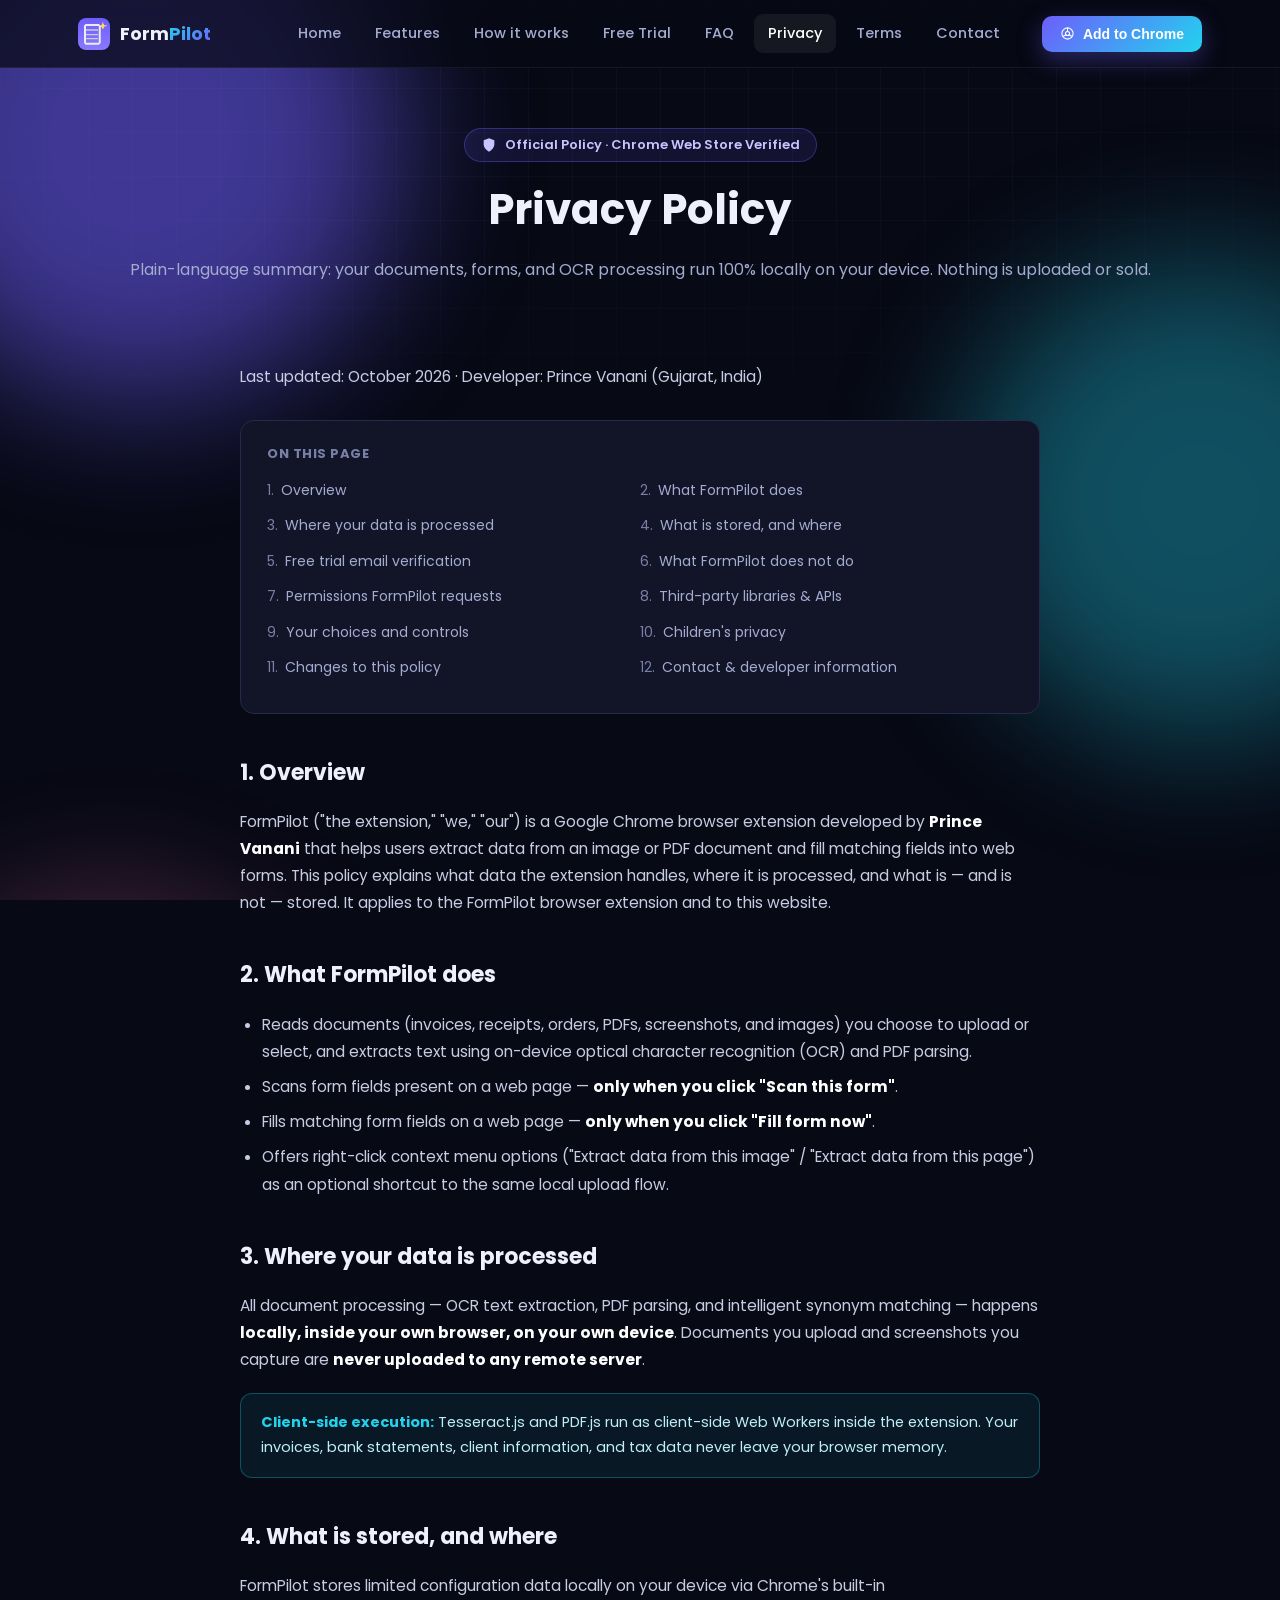
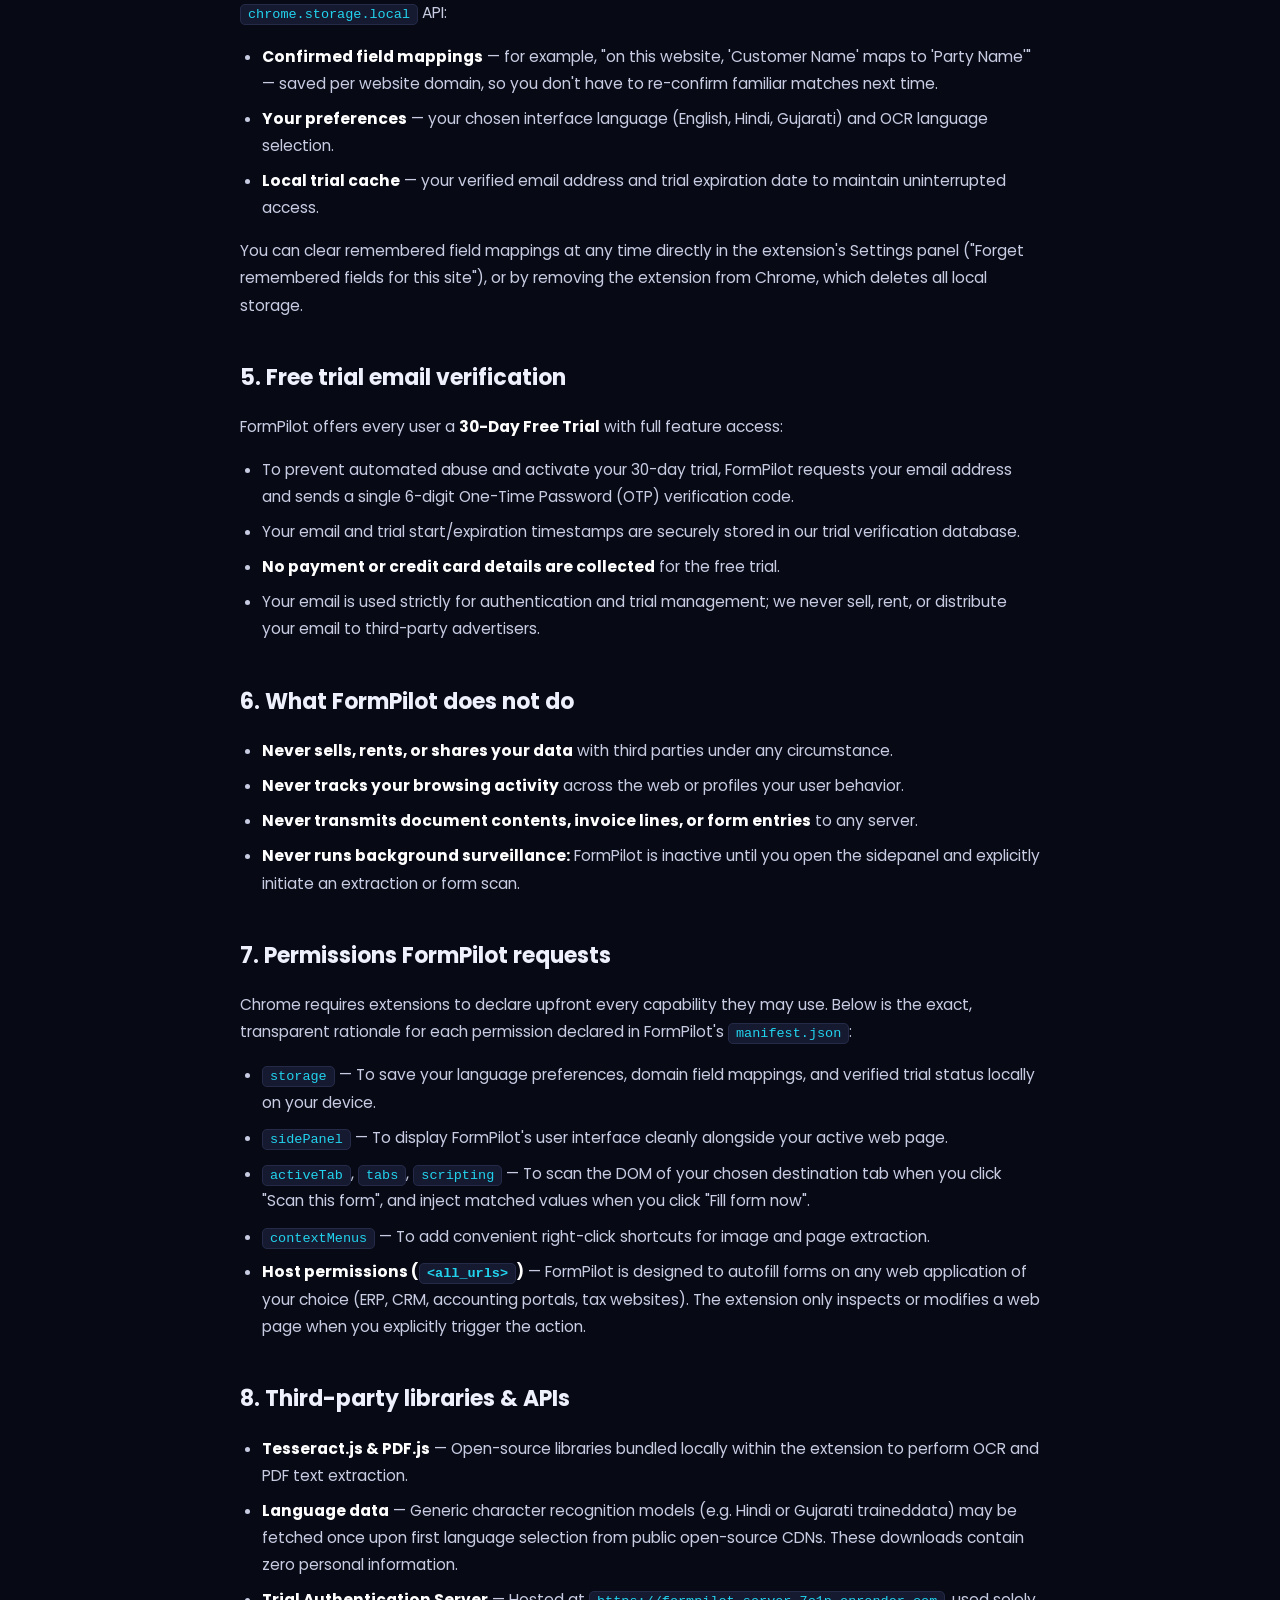
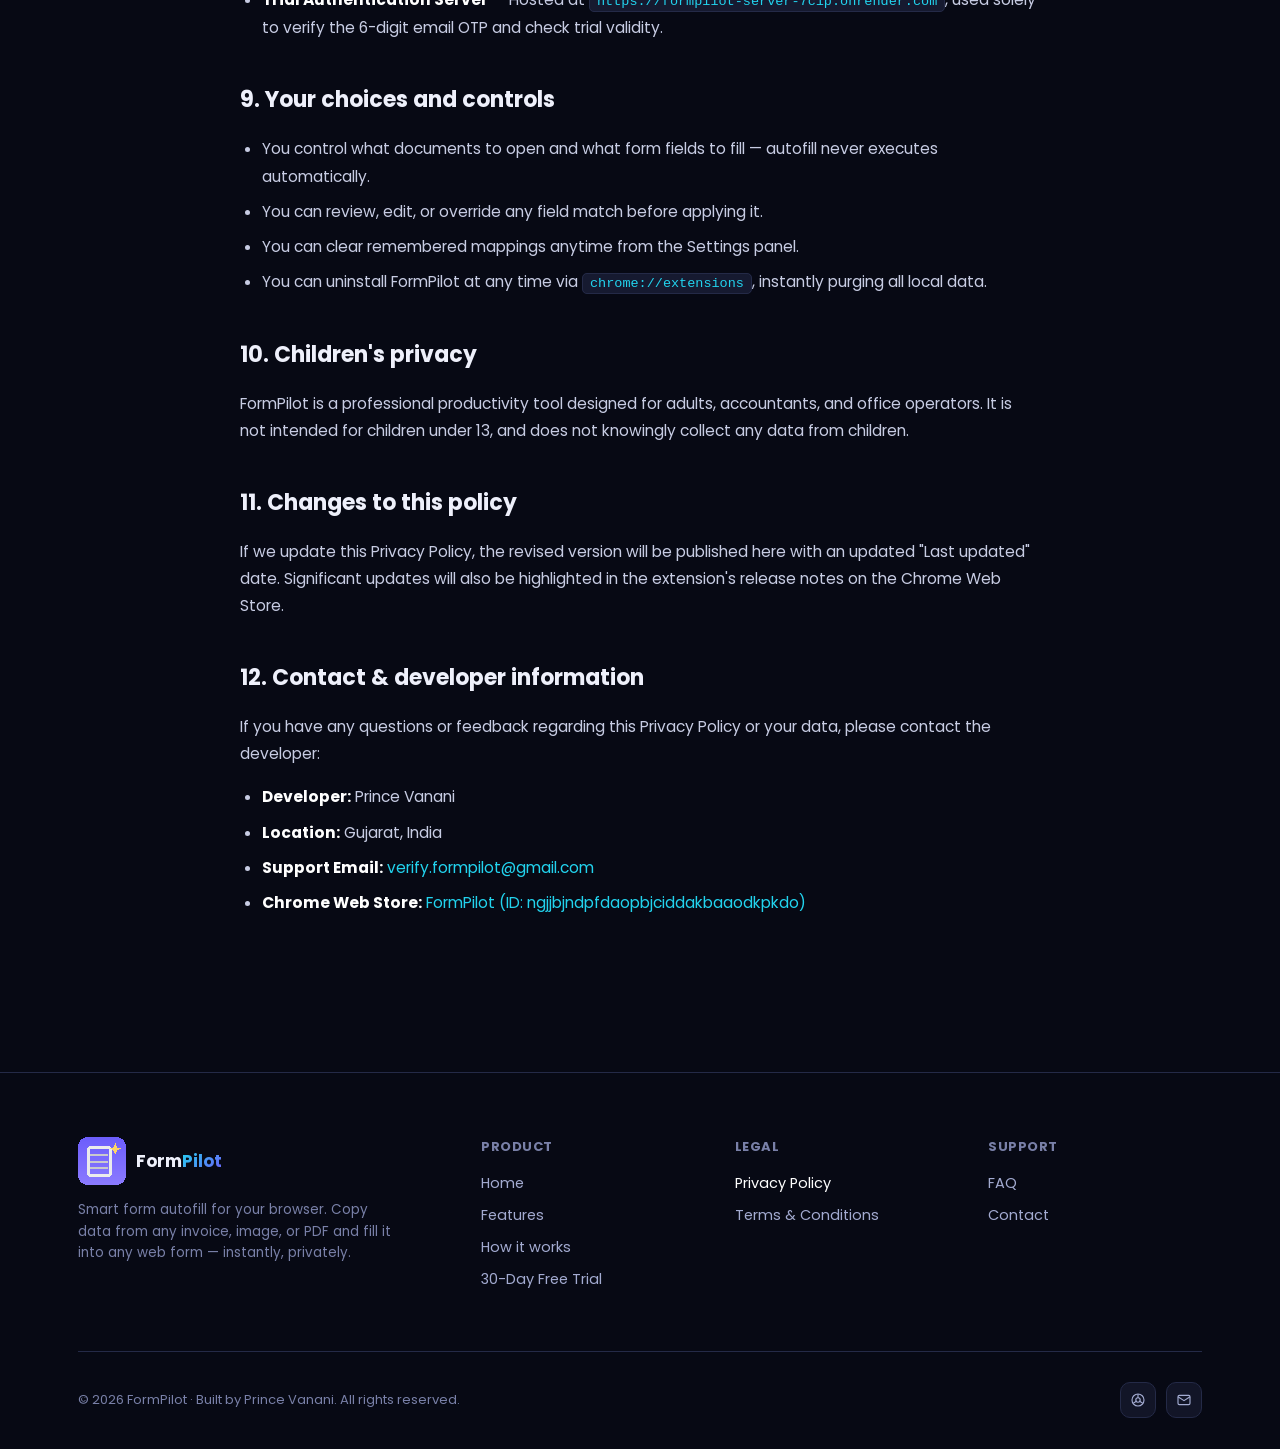
<file: privacy.html>
<!DOCTYPE html>
<html lang="en">
<head>
<meta charset="UTF-8" />
<meta name="viewport" content="width=device-width, initial-scale=1, viewport-fit=cover" />
<title>Privacy Policy — FormPilot</title>
<meta name="description" content="FormPilot Privacy Policy: Learn how our Chrome extension processes form data and OCR 100% locally on your device with complete privacy." />
<link rel="icon" type="image/png" sizes="48x48" href="assets/images/icon48.png">
<link rel="preconnect" href="https://fonts.googleapis.com">
<link rel="preconnect" href="https://fonts.gstatic.com" crossorigin>
<link href="https://fonts.googleapis.com/css2?family=Poppins:ital,wght@0,400;0,500;0,600;0,700;0,800;1,600&family=Noto+Sans+Gujarati:wght@500;700&display=swap" rel="stylesheet">
<link rel="stylesheet" href="assets/css/style.css" />
</head>
<body>

<div class="bg-fx">
  <div class="orb" style="width:520px;height:520px;background:#6d5efc;top:-120px;left:-120px;"></div>
  <div class="orb" style="width:480px;height:480px;background:#22d3ee;top:260px;right:-160px;opacity:.35;"></div>
  <div class="orb" style="width:420px;height:420px;background:#f472b6;top:900px;left:-100px;opacity:.3;"></div>
</div>
<div class="grid-fx"></div>

<!-- NAVIGATION -->
<nav class="nav">
  <div class="nav-inner">
    <a class="brand" href="index.html">
      <img src="assets/images/icon48.png" alt="FormPilot" />
      <span>Form<span class="pilot">Pilot</span></span>
    </a>
    <div class="nav-links">
      <a href="index.html">Home</a>
      <a href="index.html#features">Features</a>
      <a href="index.html#how">How it works</a>
      <a href="index.html#pricing">Free Trial</a>
      <a href="index.html#faq">FAQ</a>
      <a href="privacy.html" class="active">Privacy</a>
      <a href="terms.html">Terms</a>
      <a href="index.html#contact">Contact</a>
    </div>
    <button class="nav-cta js-store">
      <svg viewBox="0 0 24 24" fill="none" stroke="currentColor" stroke-width="1.7"><circle cx="12" cy="12" r="9"/><circle cx="12" cy="12" r="3.3"/><path d="M12 3v6M5.2 16.5l5.1-3M18.8 16.5l-5.1-3"/></svg>
      Add to Chrome
    </button>
    <div class="burger" onclick="toggleMobileNav(true)"><span></span></div>
  </div>
</nav>

<!-- MOBILE NAV -->
<div class="mobile-nav" id="mobileNav">
  <div class="mobile-nav-head">
    <div class="brand">
      <img src="assets/images/icon48.png" alt="FormPilot" />
      <span>Form<span class="pilot">Pilot</span></span>
    </div>
    <div class="burger" onclick="toggleMobileNav(false)" style="font-size:20px;">✕</div>
  </div>
  <a href="index.html">Home</a>
  <a href="index.html#features">Features</a>
  <a href="index.html#how">How it works</a>
  <a href="index.html#pricing">30-Day Free Trial</a>
  <a href="index.html#faq">FAQ</a>
  <a href="privacy.html" style="color:var(--cyan);">Privacy Policy</a>
  <a href="terms.html">Terms &amp; Conditions</a>
  <a href="index.html#contact">Contact</a>
  <button class="btn btn-primary js-store" onclick="toggleMobileNav(false)">
    <svg viewBox="0 0 24 24" fill="none" stroke="currentColor" stroke-width="1.7"><circle cx="12" cy="12" r="9"/><circle cx="12" cy="12" r="3.3"/><path d="M12 3v6M5.2 16.5l5.1-3M18.8 16.5l-5.1-3"/></svg>
    Add to Chrome
  </button>
</div>

<main>
  <section class="page-hero container">
    <span class="eyebrow">
      <svg viewBox="0 0 24 24" fill="none"><path d="M12 2l8 3v6c0 5-3.4 8.7-8 11-4.6-2.3-8-6-8-11V5l8-3z" fill="currentColor"/></svg>
      Official Policy &middot; Chrome Web Store Verified
    </span>
    <h1>Privacy Policy</h1>
    <p>Plain-language summary: your documents, forms, and OCR processing run 100% locally on your device. Nothing is uploaded or sold.</p>
  </section>

  <div class="legal container">
    <p class="updated">Last updated: <span class="js-date">October 2026</span> &middot; Developer: Prince Vanani (Gujarat, India)</p>

    <div class="toc">
      <h5>On this page</h5>
      <div class="toc-list">
        <a onclick="scrollToId('p-overview')"><span>1.</span> Overview</a>
        <a onclick="scrollToId('p-does')"><span>2.</span> What FormPilot does</a>
        <a onclick="scrollToId('p-process')"><span>3.</span> Where your data is processed</a>
        <a onclick="scrollToId('p-stored')"><span>4.</span> What is stored, and where</a>
        <a onclick="scrollToId('p-trial')"><span>5.</span> Free trial email verification</a>
        <a onclick="scrollToId('p-notdo')"><span>6.</span> What FormPilot does not do</a>
        <a onclick="scrollToId('p-perms')"><span>7.</span> Permissions FormPilot requests</a>
        <a onclick="scrollToId('p-thirdparty')"><span>8.</span> Third-party libraries &amp; APIs</a>
        <a onclick="scrollToId('p-rights')"><span>9.</span> Your choices and controls</a>
        <a onclick="scrollToId('p-children')"><span>10.</span> Children's privacy</a>
        <a onclick="scrollToId('p-changes')"><span>11.</span> Changes to this policy</a>
        <a onclick="scrollToId('p-contact')"><span>12.</span> Contact &amp; developer information</a>
      </div>
    </div>

    <h2 id="p-overview">1. Overview</h2>
    <p>FormPilot ("the extension," "we," "our") is a Google Chrome browser extension developed by <strong>Prince Vanani</strong> that helps users extract data from an image or PDF document and fill matching fields into web forms. This policy explains what data the extension handles, where it is processed, and what is &mdash; and is not &mdash; stored. It applies to the FormPilot browser extension and to this website.</p>

    <h2 id="p-does">2. What FormPilot does</h2>
    <ul>
      <li>Reads documents (invoices, receipts, orders, PDFs, screenshots, and images) you choose to upload or select, and extracts text using on-device optical character recognition (OCR) and PDF parsing.</li>
      <li>Scans form fields present on a web page &mdash; <strong>only when you click "Scan this form"</strong>.</li>
      <li>Fills matching form fields on a web page &mdash; <strong>only when you click "Fill form now"</strong>.</li>
      <li>Offers right-click context menu options ("Extract data from this image" / "Extract data from this page") as an optional shortcut to the same local upload flow.</li>
    </ul>

    <h2 id="p-process">3. Where your data is processed</h2>
    <p>All document processing &mdash; OCR text extraction, PDF parsing, and intelligent synonym matching &mdash; happens <strong>locally, inside your own browser, on your own device</strong>. Documents you upload and screenshots you capture are <strong>never uploaded to any remote server</strong>.</p>
    <div class="callout callout-blue">
      <b>Client-side execution:</b> Tesseract.js and PDF.js run as client-side Web Workers inside the extension. Your invoices, bank statements, client information, and tax data never leave your browser memory.
    </div>

    <h2 id="p-stored">4. What is stored, and where</h2>
    <p>FormPilot stores limited configuration data locally on your device via Chrome's built-in <code>chrome.storage.local</code> API:</p>
    <ul>
      <li><strong>Confirmed field mappings</strong> &mdash; for example, "on this website, 'Customer Name' maps to 'Party Name'" &mdash; saved per website domain, so you don't have to re-confirm familiar matches next time.</li>
      <li><strong>Your preferences</strong> &mdash; your chosen interface language (English, Hindi, Gujarati) and OCR language selection.</li>
      <li><strong>Local trial cache</strong> &mdash; your verified email address and trial expiration date to maintain uninterrupted access.</li>
    </ul>
    <p>You can clear remembered field mappings at any time directly in the extension's Settings panel ("Forget remembered fields for this site"), or by removing the extension from Chrome, which deletes all local storage.</p>

    <h2 id="p-trial">5. Free trial email verification</h2>
    <p>FormPilot offers every user a <strong>30-Day Free Trial</strong> with full feature access:</p>
    <ul>
      <li>To prevent automated abuse and activate your 30-day trial, FormPilot requests your email address and sends a single 6-digit One-Time Password (OTP) verification code.</li>
      <li>Your email and trial start/expiration timestamps are securely stored in our trial verification database.</li>
      <li><strong>No payment or credit card details are collected</strong> for the free trial.</li>
      <li>Your email is used strictly for authentication and trial management; we never sell, rent, or distribute your email to third-party advertisers.</li>
    </ul>

    <h2 id="p-notdo">6. What FormPilot does not do</h2>
    <ul>
      <li><strong>Never sells, rents, or shares your data</strong> with third parties under any circumstance.</li>
      <li><strong>Never tracks your browsing activity</strong> across the web or profiles your user behavior.</li>
      <li><strong>Never transmits document contents, invoice lines, or form entries</strong> to any server.</li>
      <li><strong>Never runs background surveillance:</strong> FormPilot is inactive until you open the sidepanel and explicitly initiate an extraction or form scan.</li>
    </ul>

    <h2 id="p-perms">7. Permissions FormPilot requests</h2>
    <p>Chrome requires extensions to declare upfront every capability they may use. Below is the exact, transparent rationale for each permission declared in FormPilot's <code>manifest.json</code>:</p>
    <ul>
      <li><code>storage</code> &mdash; To save your language preferences, domain field mappings, and verified trial status locally on your device.</li>
      <li><code>sidePanel</code> &mdash; To display FormPilot's user interface cleanly alongside your active web page.</li>
      <li><code>activeTab</code>, <code>tabs</code>, <code>scripting</code> &mdash; To scan the DOM of your chosen destination tab when you click "Scan this form", and inject matched values when you click "Fill form now".</li>
      <li><code>contextMenus</code> &mdash; To add convenient right-click shortcuts for image and page extraction.</li>
      <li><strong>Host permissions (<code>&lt;all_urls&gt;</code>)</strong> &mdash; FormPilot is designed to autofill forms on any web application of your choice (ERP, CRM, accounting portals, tax websites). The extension only inspects or modifies a web page when you explicitly trigger the action.</li>
    </ul>

    <h2 id="p-thirdparty">8. Third-party libraries &amp; APIs</h2>
    <ul>
      <li><strong>Tesseract.js &amp; PDF.js</strong> &mdash; Open-source libraries bundled locally within the extension to perform OCR and PDF text extraction.</li>
      <li><strong>Language data</strong> &mdash; Generic character recognition models (e.g. Hindi or Gujarati traineddata) may be fetched once upon first language selection from public open-source CDNs. These downloads contain zero personal information.</li>
      <li><strong>Trial Authentication Server</strong> &mdash; Hosted at <code>https://formpilot-server-7c1p.onrender.com</code>, used solely to verify the 6-digit email OTP and check trial validity.</li>
    </ul>

    <h2 id="p-rights">9. Your choices and controls</h2>
    <ul>
      <li>You control what documents to open and what form fields to fill &mdash; autofill never executes automatically.</li>
      <li>You can review, edit, or override any field match before applying it.</li>
      <li>You can clear remembered mappings anytime from the Settings panel.</li>
      <li>You can uninstall FormPilot at any time via <code>chrome://extensions</code>, instantly purging all local data.</li>
    </ul>

    <h2 id="p-children">10. Children's privacy</h2>
    <p>FormPilot is a professional productivity tool designed for adults, accountants, and office operators. It is not intended for children under 13, and does not knowingly collect any data from children.</p>

    <h2 id="p-changes">11. Changes to this policy</h2>
    <p>If we update this Privacy Policy, the revised version will be published here with an updated "Last updated" date. Significant updates will also be highlighted in the extension's release notes on the Chrome Web Store.</p>

    <h2 id="p-contact">12. Contact &amp; developer information</h2>
    <p>If you have any questions or feedback regarding this Privacy Policy or your data, please contact the developer:</p>
    <ul>
      <li><strong>Developer:</strong> Prince Vanani</li>
      <li><strong>Location:</strong> Gujarat, India</li>
      <li><strong>Support Email:</strong> <a href="mailto:verify.formpilot@gmail.com" style="color:var(--cyan);">verify.formpilot@gmail.com</a></li>
      <li><strong>Chrome Web Store:</strong> <a href="https://chromewebstore.google.com/detail/formpilot/ngjjbjndpfdaopbjciddakbaaodkpkdo" target="_blank" rel="noopener" style="color:var(--cyan);">FormPilot (ID: ngjjbjndpfdaopbjciddakbaaodkpkdo)</a></li>
    </ul>
  </div>
</main>

<footer>
  <div class="container">
    <div class="foot-grid">
      <div>
        <div class="foot-brand">
          <img src="assets/images/icon48.png" alt="FormPilot" />
          <span>Form<span style="background:linear-gradient(135deg,#22d3ee,#6d5efc);-webkit-background-clip:text;background-clip:text;-webkit-text-fill-color:transparent;">Pilot</span></span>
        </div>
        <p class="foot-p">Smart form autofill for your browser. Copy data from any invoice, image, or PDF and fill it into any web form &mdash; instantly, privately.</p>
      </div>
      <div class="foot-col"><h5>Product</h5>
        <a href="index.html">Home</a>
        <a href="index.html#features">Features</a>
        <a href="index.html#how">How it works</a>
        <a href="index.html#pricing">30-Day Free Trial</a>
      </div>
      <div class="foot-col"><h5>Legal</h5>
        <a href="privacy.html" style="color:#fff;">Privacy Policy</a>
        <a href="terms.html">Terms &amp; Conditions</a>
      </div>
      <div class="foot-col"><h5>Support</h5>
        <a href="index.html#faq">FAQ</a>
        <a href="index.html#contact">Contact</a>
      </div>
    </div>
    <div class="foot-bottom">
      <p>&copy; 2026 FormPilot &middot; Built by Prince Vanani. All rights reserved.</p>
      <div class="foot-social">
        <a href="https://chromewebstore.google.com/detail/formpilot/ngjjbjndpfdaopbjciddakbaaodkpkdo" target="_blank" rel="noopener" title="Chrome Web Store" class="js-store"><svg viewBox="0 0 24 24" fill="none" stroke="currentColor" stroke-width="1.7"><circle cx="12" cy="12" r="9"/><circle cx="12" cy="12" r="3.3"/><path d="M12 3v6M5.2 16.5l5.1-3M18.8 16.5l-5.1-3"/></svg></a>
        <a href="mailto:verify.formpilot@gmail.com" title="Email" class="js-mailto"><svg viewBox="0 0 24 24" fill="none" stroke="currentColor" stroke-width="1.7"><rect x="3" y="5" width="18" height="14" rx="2"/><path d="M3 7l9 6 9-6"/></svg></a>
      </div>
    </div>
  </div>
</footer>

<script src="assets/js/main.js"></script>
</body>
</html>
</file>
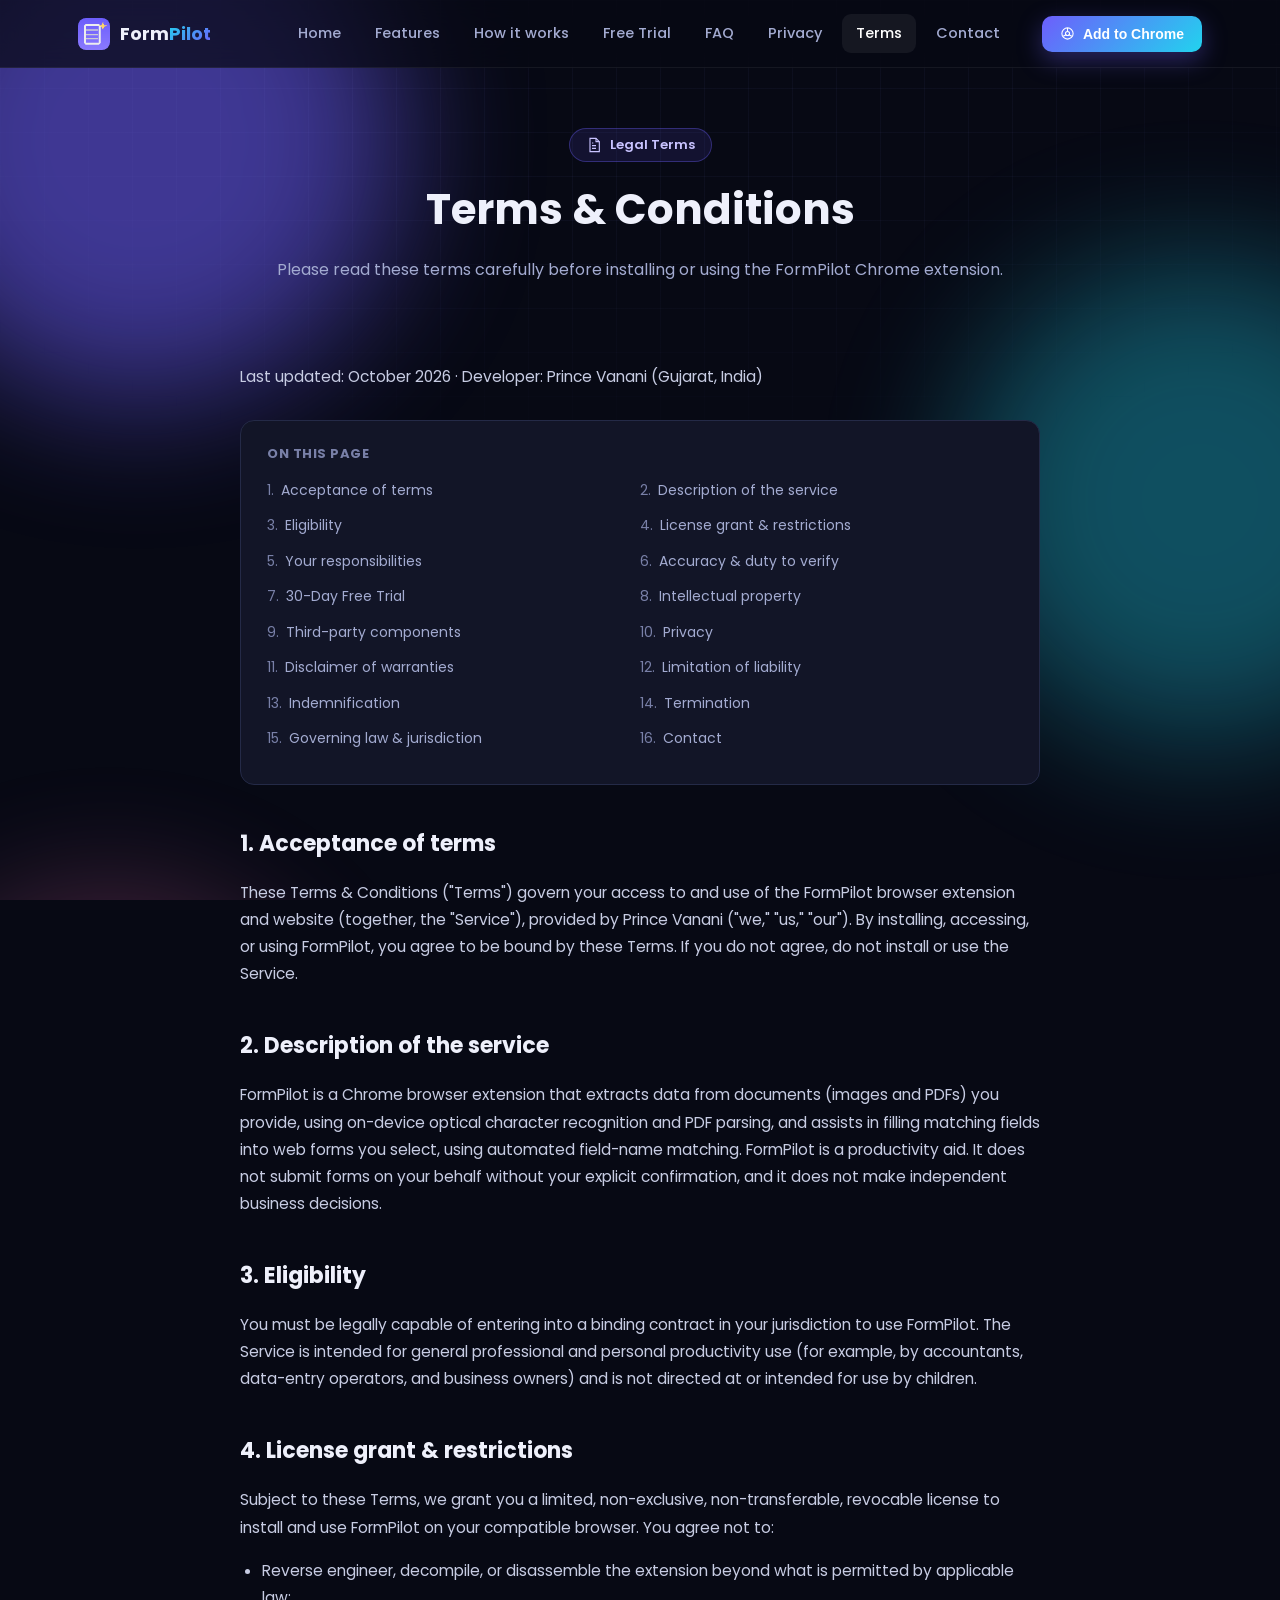
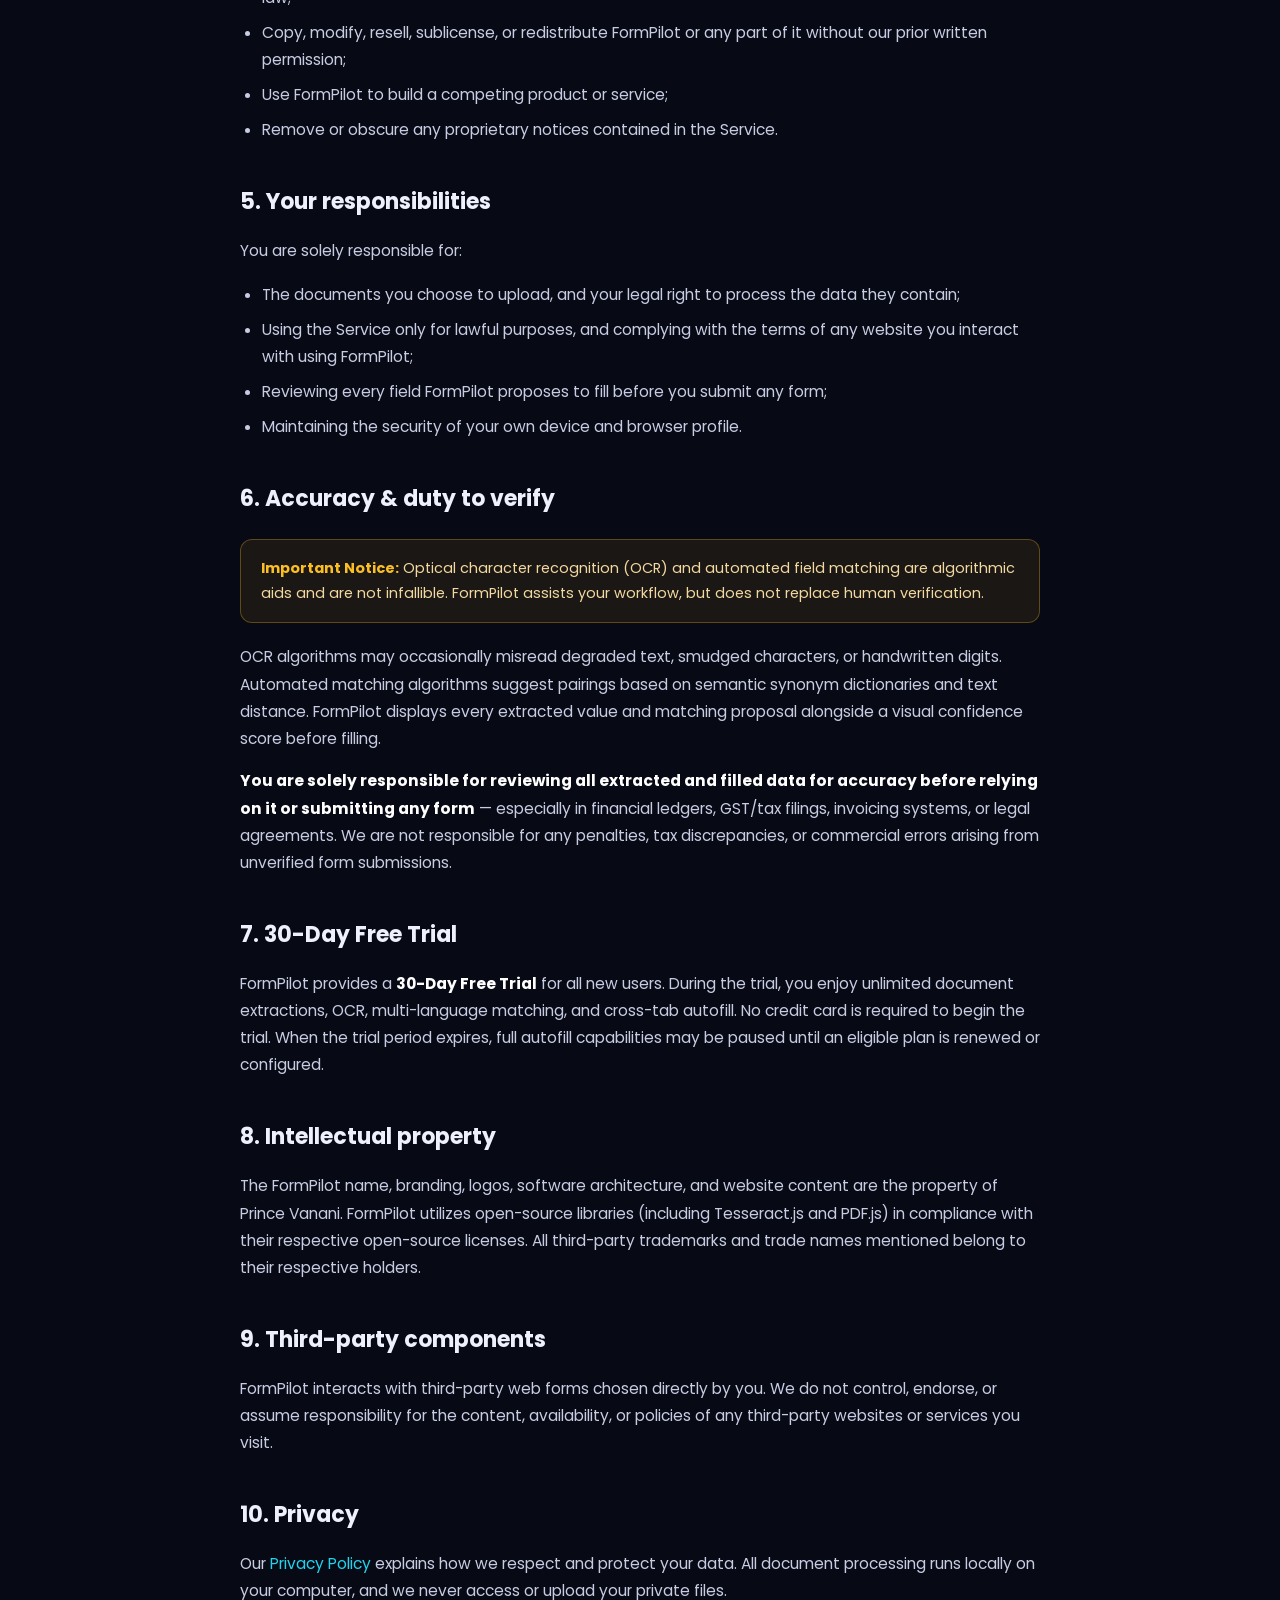
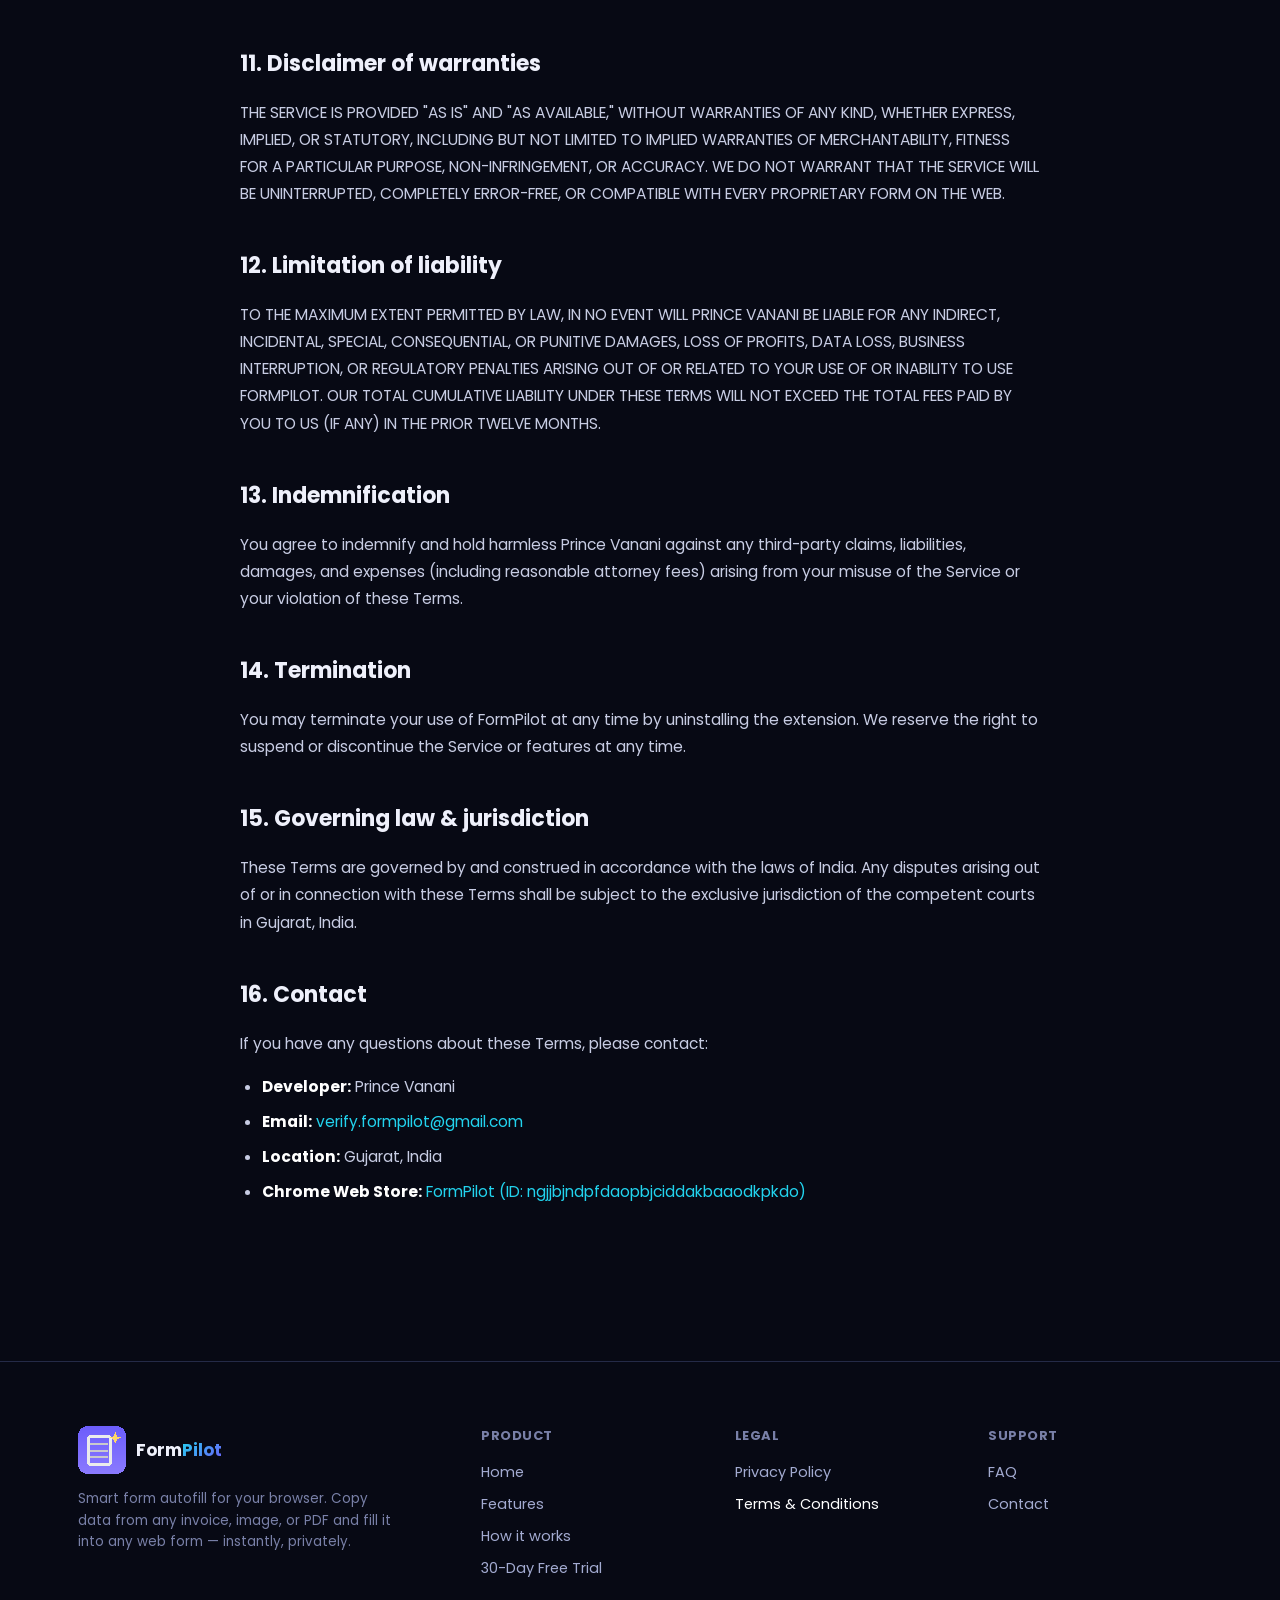
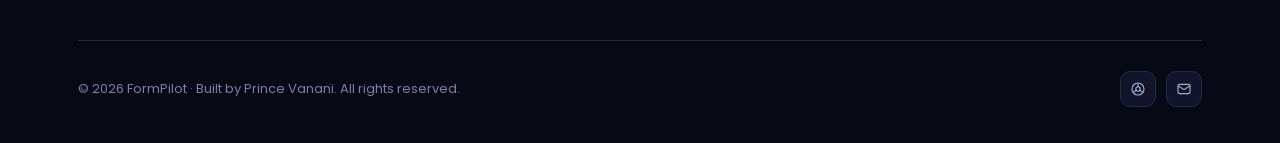
<file: terms.html>
<!DOCTYPE html>
<html lang="en">
<head>
<meta charset="UTF-8" />
<meta name="viewport" content="width=device-width, initial-scale=1, viewport-fit=cover" />
<title>Terms &amp; Conditions — FormPilot</title>
<meta name="description" content="FormPilot Terms & Conditions: Terms governing the use of the FormPilot Chrome extension and 30-day free trial." />
<link rel="icon" type="image/png" sizes="48x48" href="assets/images/icon48.png">
<link rel="preconnect" href="https://fonts.googleapis.com">
<link rel="preconnect" href="https://fonts.gstatic.com" crossorigin>
<link href="https://fonts.googleapis.com/css2?family=Poppins:ital,wght@0,400;0,500;0,600;0,700;0,800;1,600&family=Noto+Sans+Gujarati:wght@500;700&display=swap" rel="stylesheet">
<link rel="stylesheet" href="assets/css/style.css" />
</head>
<body>

<div class="bg-fx">
  <div class="orb" style="width:520px;height:520px;background:#6d5efc;top:-120px;left:-120px;"></div>
  <div class="orb" style="width:480px;height:480px;background:#22d3ee;top:260px;right:-160px;opacity:.35;"></div>
  <div class="orb" style="width:420px;height:420px;background:#f472b6;top:900px;left:-100px;opacity:.3;"></div>
</div>
<div class="grid-fx"></div>

<!-- NAVIGATION -->
<nav class="nav">
  <div class="nav-inner">
    <a class="brand" href="index.html">
      <img src="assets/images/icon48.png" alt="FormPilot" />
      <span>Form<span class="pilot">Pilot</span></span>
    </a>
    <div class="nav-links">
      <a href="index.html">Home</a>
      <a href="index.html#features">Features</a>
      <a href="index.html#how">How it works</a>
      <a href="index.html#pricing">Free Trial</a>
      <a href="index.html#faq">FAQ</a>
      <a href="privacy.html">Privacy</a>
      <a href="terms.html" class="active">Terms</a>
      <a href="index.html#contact">Contact</a>
    </div>
    <button class="nav-cta js-store">
      <svg viewBox="0 0 24 24" fill="none" stroke="currentColor" stroke-width="1.7"><circle cx="12" cy="12" r="9"/><circle cx="12" cy="12" r="3.3"/><path d="M12 3v6M5.2 16.5l5.1-3M18.8 16.5l-5.1-3"/></svg>
      Add to Chrome
    </button>
    <div class="burger" onclick="toggleMobileNav(true)"><span></span></div>
  </div>
</nav>

<!-- MOBILE NAV -->
<div class="mobile-nav" id="mobileNav">
  <div class="mobile-nav-head">
    <div class="brand">
      <img src="assets/images/icon48.png" alt="FormPilot" />
      <span>Form<span class="pilot">Pilot</span></span>
    </div>
    <div class="burger" onclick="toggleMobileNav(false)" style="font-size:20px;">✕</div>
  </div>
  <a href="index.html">Home</a>
  <a href="index.html#features">Features</a>
  <a href="index.html#how">How it works</a>
  <a href="index.html#pricing">30-Day Free Trial</a>
  <a href="index.html#faq">FAQ</a>
  <a href="privacy.html">Privacy Policy</a>
  <a href="terms.html" style="color:var(--cyan);">Terms &amp; Conditions</a>
  <a href="index.html#contact">Contact</a>
  <button class="btn btn-primary js-store" onclick="toggleMobileNav(false)">
    <svg viewBox="0 0 24 24" fill="none" stroke="currentColor" stroke-width="1.7"><circle cx="12" cy="12" r="9"/><circle cx="12" cy="12" r="3.3"/><path d="M12 3v6M5.2 16.5l5.1-3M18.8 16.5l-5.1-3"/></svg>
    Add to Chrome
  </button>
</div>

<main>
  <section class="page-hero container">
    <span class="eyebrow">
      <svg viewBox="0 0 24 24" fill="none" stroke="currentColor" stroke-width="1.7"><path d="M6 2h9l5 5v15H6z"/><path d="M15 2v5h5"/><path d="M9 13h6M9 17h6M9 9h2"/></svg>
      Legal Terms
    </span>
    <h1>Terms &amp; Conditions</h1>
    <p>Please read these terms carefully before installing or using the FormPilot Chrome extension.</p>
  </section>

  <div class="legal container">
    <p class="updated">Last updated: <span class="js-date">October 2026</span> &middot; Developer: Prince Vanani (Gujarat, India)</p>

    <div class="toc">
      <h5>On this page</h5>
      <div class="toc-list">
        <a onclick="scrollToId('t-accept')"><span>1.</span> Acceptance of terms</a>
        <a onclick="scrollToId('t-desc')"><span>2.</span> Description of the service</a>
        <a onclick="scrollToId('t-eligibility')"><span>3.</span> Eligibility</a>
        <a onclick="scrollToId('t-license')"><span>4.</span> License grant &amp; restrictions</a>
        <a onclick="scrollToId('t-respons')"><span>5.</span> Your responsibilities</a>
        <a onclick="scrollToId('t-accuracy')"><span>6.</span> Accuracy &amp; duty to verify</a>
        <a onclick="scrollToId('t-trial')"><span>7.</span> 30-Day Free Trial</a>
        <a onclick="scrollToId('t-ip')"><span>8.</span> Intellectual property</a>
        <a onclick="scrollToId('t-thirdparty')"><span>9.</span> Third-party components</a>
        <a onclick="scrollToId('t-privacy')"><span>10.</span> Privacy</a>
        <a onclick="scrollToId('t-warranty')"><span>11.</span> Disclaimer of warranties</a>
        <a onclick="scrollToId('t-liability')"><span>12.</span> Limitation of liability</a>
        <a onclick="scrollToId('t-indemnity')"><span>13.</span> Indemnification</a>
        <a onclick="scrollToId('t-termination')"><span>14.</span> Termination</a>
        <a onclick="scrollToId('t-law')"><span>15.</span> Governing law &amp; jurisdiction</a>
        <a onclick="scrollToId('t-contact')"><span>16.</span> Contact</a>
      </div>
    </div>

    <h2 id="t-accept">1. Acceptance of terms</h2>
    <p>These Terms &amp; Conditions ("Terms") govern your access to and use of the FormPilot browser extension and website (together, the "Service"), provided by Prince Vanani ("we," "us," "our"). By installing, accessing, or using FormPilot, you agree to be bound by these Terms. If you do not agree, do not install or use the Service.</p>

    <h2 id="t-desc">2. Description of the service</h2>
    <p>FormPilot is a Chrome browser extension that extracts data from documents (images and PDFs) you provide, using on-device optical character recognition and PDF parsing, and assists in filling matching fields into web forms you select, using automated field-name matching. FormPilot is a productivity aid. It does not submit forms on your behalf without your explicit confirmation, and it does not make independent business decisions.</p>

    <h2 id="t-eligibility">3. Eligibility</h2>
    <p>You must be legally capable of entering into a binding contract in your jurisdiction to use FormPilot. The Service is intended for general professional and personal productivity use (for example, by accountants, data-entry operators, and business owners) and is not directed at or intended for use by children.</p>

    <h2 id="t-license">4. License grant &amp; restrictions</h2>
    <p>Subject to these Terms, we grant you a limited, non-exclusive, non-transferable, revocable license to install and use FormPilot on your compatible browser. You agree not to:</p>
    <ul>
      <li>Reverse engineer, decompile, or disassemble the extension beyond what is permitted by applicable law;</li>
      <li>Copy, modify, resell, sublicense, or redistribute FormPilot or any part of it without our prior written permission;</li>
      <li>Use FormPilot to build a competing product or service;</li>
      <li>Remove or obscure any proprietary notices contained in the Service.</li>
    </ul>

    <h2 id="t-respons">5. Your responsibilities</h2>
    <p>You are solely responsible for:</p>
    <ul>
      <li>The documents you choose to upload, and your legal right to process the data they contain;</li>
      <li>Using the Service only for lawful purposes, and complying with the terms of any website you interact with using FormPilot;</li>
      <li>Reviewing every field FormPilot proposes to fill before you submit any form;</li>
      <li>Maintaining the security of your own device and browser profile.</li>
    </ul>

    <h2 id="t-accuracy">6. Accuracy &amp; duty to verify</h2>
    <div class="callout">
      <b>Important Notice:</b> Optical character recognition (OCR) and automated field matching are algorithmic aids and are not infallible. FormPilot assists your workflow, but does not replace human verification.
    </div>
    <p>OCR algorithms may occasionally misread degraded text, smudged characters, or handwritten digits. Automated matching algorithms suggest pairings based on semantic synonym dictionaries and text distance. FormPilot displays every extracted value and matching proposal alongside a visual confidence score before filling.</p>
    <p><strong>You are solely responsible for reviewing all extracted and filled data for accuracy before relying on it or submitting any form</strong> &mdash; especially in financial ledgers, GST/tax filings, invoicing systems, or legal agreements. We are not responsible for any penalties, tax discrepancies, or commercial errors arising from unverified form submissions.</p>

    <h2 id="t-trial">7. 30-Day Free Trial</h2>
    <p>FormPilot provides a <strong>30-Day Free Trial</strong> for all new users. During the trial, you enjoy unlimited document extractions, OCR, multi-language matching, and cross-tab autofill. No credit card is required to begin the trial. When the trial period expires, full autofill capabilities may be paused until an eligible plan is renewed or configured.</p>

    <h2 id="t-ip">8. Intellectual property</h2>
    <p>The FormPilot name, branding, logos, software architecture, and website content are the property of Prince Vanani. FormPilot utilizes open-source libraries (including Tesseract.js and PDF.js) in compliance with their respective open-source licenses. All third-party trademarks and trade names mentioned belong to their respective holders.</p>

    <h2 id="t-thirdparty">9. Third-party components</h2>
    <p>FormPilot interacts with third-party web forms chosen directly by you. We do not control, endorse, or assume responsibility for the content, availability, or policies of any third-party websites or services you visit.</p>

    <h2 id="t-privacy">10. Privacy</h2>
    <p>Our <a href="privacy.html" style="color:var(--cyan);">Privacy Policy</a> explains how we respect and protect your data. All document processing runs locally on your computer, and we never access or upload your private files.</p>

    <h2 id="t-warranty">11. Disclaimer of warranties</h2>
    <p>THE SERVICE IS PROVIDED "AS IS" AND "AS AVAILABLE," WITHOUT WARRANTIES OF ANY KIND, WHETHER EXPRESS, IMPLIED, OR STATUTORY, INCLUDING BUT NOT LIMITED TO IMPLIED WARRANTIES OF MERCHANTABILITY, FITNESS FOR A PARTICULAR PURPOSE, NON-INFRINGEMENT, OR ACCURACY. WE DO NOT WARRANT THAT THE SERVICE WILL BE UNINTERRUPTED, COMPLETELY ERROR-FREE, OR COMPATIBLE WITH EVERY PROPRIETARY FORM ON THE WEB.</p>

    <h2 id="t-liability">12. Limitation of liability</h2>
    <p>TO THE MAXIMUM EXTENT PERMITTED BY LAW, IN NO EVENT WILL PRINCE VANANI BE LIABLE FOR ANY INDIRECT, INCIDENTAL, SPECIAL, CONSEQUENTIAL, OR PUNITIVE DAMAGES, LOSS OF PROFITS, DATA LOSS, BUSINESS INTERRUPTION, OR REGULATORY PENALTIES ARISING OUT OF OR RELATED TO YOUR USE OF OR INABILITY TO USE FORMPILOT. OUR TOTAL CUMULATIVE LIABILITY UNDER THESE TERMS WILL NOT EXCEED THE TOTAL FEES PAID BY YOU TO US (IF ANY) IN THE PRIOR TWELVE MONTHS.</p>

    <h2 id="t-indemnity">13. Indemnification</h2>
    <p>You agree to indemnify and hold harmless Prince Vanani against any third-party claims, liabilities, damages, and expenses (including reasonable attorney fees) arising from your misuse of the Service or your violation of these Terms.</p>

    <h2 id="t-termination">14. Termination</h2>
    <p>You may terminate your use of FormPilot at any time by uninstalling the extension. We reserve the right to suspend or discontinue the Service or features at any time.</p>

    <h2 id="t-law">15. Governing law &amp; jurisdiction</h2>
    <p>These Terms are governed by and construed in accordance with the laws of India. Any disputes arising out of or in connection with these Terms shall be subject to the exclusive jurisdiction of the competent courts in Gujarat, India.</p>

    <h2 id="t-contact">16. Contact</h2>
    <p>If you have any questions about these Terms, please contact:</p>
    <ul>
      <li><strong>Developer:</strong> Prince Vanani</li>
      <li><strong>Email:</strong> <a href="mailto:verify.formpilot@gmail.com" style="color:var(--cyan);">verify.formpilot@gmail.com</a></li>
      <li><strong>Location:</strong> Gujarat, India</li>
      <li><strong>Chrome Web Store:</strong> <a href="https://chromewebstore.google.com/detail/formpilot/ngjjbjndpfdaopbjciddakbaaodkpkdo" target="_blank" rel="noopener" style="color:var(--cyan);">FormPilot (ID: ngjjbjndpfdaopbjciddakbaaodkpkdo)</a></li>
    </ul>
  </div>
</main>

<footer>
  <div class="container">
    <div class="foot-grid">
      <div>
        <div class="foot-brand">
          <img src="assets/images/icon48.png" alt="FormPilot" />
          <span>Form<span style="background:linear-gradient(135deg,#22d3ee,#6d5efc);-webkit-background-clip:text;background-clip:text;-webkit-text-fill-color:transparent;">Pilot</span></span>
        </div>
        <p class="foot-p">Smart form autofill for your browser. Copy data from any invoice, image, or PDF and fill it into any web form &mdash; instantly, privately.</p>
      </div>
      <div class="foot-col"><h5>Product</h5>
        <a href="index.html">Home</a>
        <a href="index.html#features">Features</a>
        <a href="index.html#how">How it works</a>
        <a href="index.html#pricing">30-Day Free Trial</a>
      </div>
      <div class="foot-col"><h5>Legal</h5>
        <a href="privacy.html">Privacy Policy</a>
        <a href="terms.html" style="color:#fff;">Terms &amp; Conditions</a>
      </div>
      <div class="foot-col"><h5>Support</h5>
        <a href="index.html#faq">FAQ</a>
        <a href="index.html#contact">Contact</a>
      </div>
    </div>
    <div class="foot-bottom">
      <p>&copy; 2026 FormPilot &middot; Built by Prince Vanani. All rights reserved.</p>
      <div class="foot-social">
        <a href="https://chromewebstore.google.com/detail/formpilot/ngjjbjndpfdaopbjciddakbaaodkpkdo" target="_blank" rel="noopener" title="Chrome Web Store" class="js-store"><svg viewBox="0 0 24 24" fill="none" stroke="currentColor" stroke-width="1.7"><circle cx="12" cy="12" r="9"/><circle cx="12" cy="12" r="3.3"/><path d="M12 3v6M5.2 16.5l5.1-3M18.8 16.5l-5.1-3"/></svg></a>
        <a href="mailto:verify.formpilot@gmail.com" title="Email" class="js-mailto"><svg viewBox="0 0 24 24" fill="none" stroke="currentColor" stroke-width="1.7"><rect x="3" y="5" width="18" height="14" rx="2"/><path d="M3 7l9 6 9-6"/></svg></a>
      </div>
    </div>
  </div>
</footer>

<script src="assets/js/main.js"></script>
</body>
</html>
</file>
<file: assets/css/style.css>
:root {
  --bg: #070914;
  --bg2: #0c0f1f;
  --card: #121527;
  --card2: #161a30;
  --border: #242a47;
  --text: #eef0fb;
  --muted: #a3abd1;
  --muted2: #7980a8;
  --violet: #6d5efc;
  --violet2: #8b7bff;
  --cyan: #22d3ee;
  --pink: #f472b6;
  --amber: #fbbf24;
  --green: #34d399;
  --red: #f87171;
  --grad1: linear-gradient(135deg, var(--violet), var(--cyan));
  --grad2: linear-gradient(135deg, var(--cyan), var(--violet));
  --grad3: linear-gradient(135deg, var(--pink), var(--violet));
  --grad4: linear-gradient(135deg, var(--amber), var(--pink));
  --radius: 18px;
  --maxw: 1180px;
  box-sizing: border-box;
  padding-top: env(safe-area-inset-top, 0px);
  padding-bottom: env(safe-area-inset-bottom, 0px);
}

:root:not([data-theme="light"]) { color-scheme: dark; }
@media (prefers-color-scheme: dark) { :root:not([data-theme="light"]) { color-scheme: dark; } }

html {
  scroll-padding-top: 86px;
  scroll-behavior: smooth;
}

*, *::before, *::after { box-sizing: border-box; }

body {
  margin: 0;
  background: var(--bg);
  color: var(--text);
  font-family: 'Poppins', -apple-system, "Segoe UI", Roboto, sans-serif;
  -webkit-font-smoothing: antialiased;
  overflow-x: hidden;
}

img { max-width: 100%; display: block; }
a { color: inherit; text-decoration: none; }
.container { max-width: var(--maxw); margin: 0 auto; padding: 0 28px; }
section { position: relative; }

/* Background texture */
.bg-fx {
  position: fixed;
  inset: 0;
  z-index: -2;
  overflow: hidden;
  pointer-events: none;
}
.orb {
  position: absolute;
  border-radius: 50%;
  filter: blur(70px);
  opacity: 0.55;
}
.grid-fx {
  position: fixed;
  inset: 0;
  z-index: -1;
  pointer-events: none;
  background-image: linear-gradient(rgba(150, 160, 255, 0.045) 1px, transparent 1px),
    linear-gradient(90deg, rgba(150, 160, 255, 0.045) 1px, transparent 1px);
  background-size: 44px 44px;
  mask-image: radial-gradient(ellipse 80% 60% at 50% 0%, #000 40%, transparent 90%);
}

/* Announcement bar + Toast */
.announce {
  background: var(--grad1);
  color: #fff;
  font-size: 13.5px;
  font-weight: 600;
  padding: 9px 20px;
  display: flex;
  align-items: center;
  justify-content: center;
  gap: 9px;
  text-align: center;
}
.announce svg { width: 15px; height: 15px; flex: none; }
.toast {
  position: fixed;
  left: 50%;
  bottom: calc(28px + env(safe-area-inset-bottom, 0px));
  transform: translateX(-50%) translateY(20px);
  background: #1a1f3a;
  color: #fff;
  border: 1px solid var(--violet);
  padding: 14px 22px;
  border-radius: 14px;
  font-size: 14px;
  font-weight: 500;
  box-shadow: 0 20px 50px rgba(0, 0, 0, 0.5);
  opacity: 0;
  pointer-events: none;
  transition: 0.3s;
  z-index: 500;
  max-width: calc(100vw - 40px);
  text-align: center;
}
.toast.show { opacity: 1; transform: translateX(-50%) translateY(0); }

/* Nav */
.nav {
  position: sticky;
  top: 0;
  z-index: 100;
  backdrop-filter: blur(16px);
  -webkit-backdrop-filter: blur(16px);
  background: rgba(7, 9, 20, 0.72);
  border-bottom: 1px solid rgba(255, 255, 255, 0.06);
  padding-top: env(safe-area-inset-top, 0px);
}
.nav-inner {
  max-width: var(--maxw);
  margin: 0 auto;
  padding: 14px 28px;
  display: flex;
  align-items: center;
  gap: 28px;
}
.brand {
  display: flex;
  align-items: center;
  gap: 10px;
  font-weight: 700;
  font-size: 18px;
  margin-right: auto;
  cursor: pointer;
}
.brand svg { width: 32px; height: 32px; flex: none; }
.brand img { width: 32px; height: 32px; border-radius: 8px; flex: none; }
.brand .pilot {
  background: var(--grad2);
  -webkit-background-clip: text;
  background-clip: text;
  -webkit-text-fill-color: transparent;
}
.nav-links { display: flex; align-items: center; gap: 6px; }
.nav-links a {
  padding: 9px 14px;
  border-radius: 9px;
  font-size: 14.5px;
  font-weight: 500;
  color: var(--muted);
  cursor: pointer;
  transition: 0.15s;
}
.nav-links a:hover, .nav-links a.active {
  color: #fff;
  background: rgba(255, 255, 255, 0.06);
}
.nav-cta {
  display: inline-flex;
  align-items: center;
  gap: 8px;
  padding: 10px 18px;
  border-radius: 10px;
  background: var(--grad1);
  color: #fff;
  font-weight: 600;
  font-size: 14px;
  white-space: nowrap;
  box-shadow: 0 8px 24px rgba(109, 94, 252, 0.35);
  cursor: pointer;
  border: none;
  transition: transform 0.15s, box-shadow 0.15s;
}
.nav-cta:hover { transform: translateY(-1px); box-shadow: 0 10px 28px rgba(109, 94, 252, 0.45); }
.nav-cta svg { width: 15px; height: 15px; }

.burger {
  display: none;
  width: 34px;
  height: 34px;
  border-radius: 8px;
  border: 1px solid var(--border);
  background: var(--card);
  align-items: center;
  justify-content: center;
  cursor: pointer;
  flex: none;
}
.burger span {
  display: block;
  width: 16px;
  height: 2px;
  background: #fff;
  position: relative;
}
.burger span::before, .burger span::after {
  content: '';
  position: absolute;
  width: 16px;
  height: 2px;
  background: #fff;
  left: 0;
}
.burger span::before { top: -5px; }
.burger span::after { top: 5px; }

/* Buttons */
.btn {
  display: inline-flex;
  align-items: center;
  justify-content: center;
  gap: 9px;
  padding: 15px 26px;
  border-radius: 13px;
  font-weight: 600;
  font-size: 15.5px;
  cursor: pointer;
  border: none;
  transition: 0.15s;
}
.btn svg { width: 17px; height: 17px; }
.btn-primary {
  background: var(--grad1);
  color: #fff;
  box-shadow: 0 10px 30px rgba(109, 94, 252, 0.4);
}
.btn-primary:hover {
  transform: translateY(-2px);
  box-shadow: 0 14px 36px rgba(109, 94, 252, 0.5);
}
.btn-ghost {
  background: rgba(255, 255, 255, 0.05);
  color: #fff;
  border: 1.5px solid var(--border);
}
.btn-ghost:hover { background: rgba(255, 255, 255, 0.09); }
.btn-sm { padding: 10px 18px; font-size: 13.5px; border-radius: 10px; }

/* Badges / Chips */
.eyebrow {
  display: inline-flex;
  align-items: center;
  gap: 8px;
  padding: 7px 16px;
  border-radius: 999px;
  background: rgba(109, 94, 252, 0.12);
  border: 1px solid rgba(109, 94, 252, 0.35);
  color: #c9c3ff;
  font-size: 13px;
  font-weight: 600;
  max-width: 100%;
  line-height: 1.35;
}
.eyebrow svg { width: 16px; height: 16px; flex: none; }
.section-head .eyebrow { white-space: nowrap; }
h1, h2 { text-wrap: balance; }
.chip {
  display: inline-flex;
  align-items: center;
  gap: 7px;
  padding: 8px 15px;
  border-radius: 999px;
  background: var(--card);
  border: 1px solid var(--border);
  font-size: 13.5px;
  font-weight: 500;
  color: var(--muted);
}
.chip svg { width: 14px; height: 14px; }

/* Icon box */
.icon-box {
  border-radius: 12px;
  display: flex;
  align-items: center;
  justify-content: center;
  flex: none;
  color: #fff;
}
.icon-box span { display: block; }
.icon-box span svg { width: 100%; height: 100%; display: block; }
.grad1 { background: var(--grad1); }
.grad2 { background: var(--grad2); }
.grad3 { background: var(--grad3); }
.grad4 { background: var(--grad4); }

/* Hero */
.hero { padding: 76px 0 40px; }
.hero-inner { display: flex; gap: 50px; align-items: center; }
.hero-inner > div:first-child { flex: 1 1 54%; min-width: 0; }
.hero-visual { flex: 1 1 42%; min-width: 0; position: relative; }
.hero h1 {
  font-size: 56px;
  line-height: 1.08;
  font-weight: 700;
  margin: 20px 0 18px;
  letter-spacing: -0.5px;
}
.hero h1 .g {
  background: var(--grad3);
  -webkit-background-clip: text;
  background-clip: text;
  -webkit-text-fill-color: transparent;
}
.hero p.lead {
  font-size: 18.5px;
  color: var(--muted);
  line-height: 1.6;
  margin: 0 0 30px;
  max-width: 520px;
}
.hero-ctas { display: flex; gap: 14px; flex-wrap: wrap; margin-bottom: 28px; }
.hero-trust { display: flex; gap: 10px; flex-wrap: wrap; }
.hero-shot {
  border-radius: 16px;
  overflow: hidden;
  border: 1px solid var(--border);
  box-shadow: 0 40px 90px rgba(0, 0, 0, 0.55), 0 0 0 1px rgba(255, 255, 255, 0.04);
  transform: perspective(1200px) rotateY(-6deg) rotateX(2deg);
}
.hero-shot img { display: block; width: 100%; }
.float-card {
  position: absolute;
  background: var(--card);
  border: 1px solid var(--border);
  border-radius: 13px;
  padding: 12px 16px;
  box-shadow: 0 20px 50px rgba(0, 0, 0, 0.4);
  display: flex;
  align-items: center;
  gap: 10px;
  font-size: 13px;
  font-weight: 600;
}
.float-card svg { width: 16px; height: 16px; }

/* Sections */
.section { padding: 90px 0; }
.section-head { text-align: center; max-width: 640px; margin: 0 auto 54px; }
.section-head h2 { font-size: 38px; font-weight: 700; margin: 14px 0 14px; letter-spacing: -0.3px; }
.section-head p { color: var(--muted); font-size: 17px; line-height: 1.6; margin: 0; }
.section-alt { background: linear-gradient(180deg, transparent, rgba(109, 94, 252, 0.04), transparent); }

/* Steps */
.steps { display: flex; flex-wrap: wrap; gap: 22px; }
.step-card {
  flex: 1 1 calc(25% - 17px);
  min-width: 200px;
  background: var(--card);
  border: 1px solid var(--border);
  border-radius: var(--radius);
  padding: 28px 24px;
  position: relative;
}
.step-num {
  position: absolute;
  top: 20px;
  right: 22px;
  font-size: 34px;
  font-weight: 800;
  color: rgba(255, 255, 255, 0.06);
}
.step-card h3 { font-size: 17px; margin: 18px 0 8px; }
.step-card p { font-size: 14px; color: var(--muted); line-height: 1.6; margin: 0; }

/* Features */
.feat-grid { display: flex; flex-wrap: wrap; gap: 22px; }
.feat-card {
  flex: 1 1 calc(33.333% - 15px);
  min-width: 260px;
  background: var(--card);
  border: 1px solid var(--border);
  border-radius: var(--radius);
  padding: 30px 26px;
  transition: 0.2s;
}
.feat-card:hover {
  transform: translateY(-4px);
  border-color: rgba(109, 94, 252, 0.4);
  background: var(--card2);
}
.feat-card h3 { font-size: 18px; margin: 18px 0 9px; }
.feat-card p { font-size: 14.5px; color: var(--muted); line-height: 1.65; margin: 0; }

/* Showcase */
.showcase {
  display: flex;
  gap: 56px;
  align-items: center;
  margin-bottom: 110px;
  flex-wrap: wrap;
}
.showcase .sc-text { flex: 1 1 40%; min-width: 280px; }
.showcase .sc-img { flex: 1 1 52%; min-width: 280px; }
.showcase.rev .sc-text { order: 2; }
.showcase.rev .sc-img { order: 1; }
.sc-text h3 { font-size: 28px; margin: 16px 0 14px; letter-spacing: -0.2px; }
.sc-text p { color: var(--muted); font-size: 16px; line-height: 1.7; margin: 0 0 20px; }
.sc-list { list-style: none; padding: 0; margin: 0; display: flex; flex-direction: column; gap: 12px; }
.sc-list li { display: flex; gap: 10px; align-items: flex-start; font-size: 14.5px; color: var(--text); }
.sc-list svg { width: 18px; height: 18px; color: var(--green); flex: none; margin-top: 1px; }
.sc-img {
  border-radius: 16px;
  overflow: hidden;
  border: 1px solid var(--border);
  box-shadow: 0 30px 70px rgba(0, 0, 0, 0.5);
}

/* Lang cards */
.lang-row { display: flex; flex-wrap: wrap; gap: 20px; }
.lang-card {
  flex: 1 1 calc(33.333% - 14px);
  min-width: 220px;
  background: var(--card);
  border: 1.5px solid var(--border);
  border-radius: 16px;
  padding: 26px;
  text-align: center;
}
.lang-tag {
  display: inline-block;
  padding: 5px 14px;
  border-radius: 999px;
  font-size: 12px;
  font-weight: 700;
  margin-bottom: 14px;
}
.lang-word { font-size: 24px; font-weight: 700; color: #fff; }
.guj { font-family: 'Noto Sans Gujarati', sans-serif; }

/* Persona */
.persona-grid { display: flex; flex-wrap: wrap; gap: 18px; }
.persona-card {
  flex: 1 1 calc(25% - 14px);
  min-width: 200px;
  background: var(--card);
  border: 1px solid var(--border);
  border-radius: 16px;
  padding: 24px 20px;
  text-align: center;
}
.persona-card .pe-icon { width: 52px; height: 52px; border-radius: 14px; margin: 0 auto 14px; }
.persona-card h4 { font-size: 15.5px; margin: 0 0 8px; }
.persona-card p { font-size: 13px; color: var(--muted); line-height: 1.6; margin: 0; }

/* Privacy band */
.priv-band {
  background: radial-gradient(ellipse at 30% 30%, rgba(34, 211, 238, 0.1), transparent 60%), var(--card);
  border: 1px solid var(--border);
  border-radius: 28px;
  padding: 60px 50px;
  display: flex;
  gap: 50px;
  align-items: center;
  flex-wrap: wrap;
}
.priv-band > div:first-child { flex: 1 1 42%; min-width: 280px; }
.priv-points { flex: 1 1 50%; min-width: 280px; display: flex; flex-wrap: wrap; gap: 18px; }
.pb-title { font-size: 32px; margin: 16px 0 14px; }
.priv-point {
  flex: 1 1 calc(50% - 10px);
  min-width: 200px;
  display: flex;
  gap: 12px;
}
.priv-point h4 { font-size: 15px; margin: 0 0 5px; }
.priv-point p { font-size: 13px; color: var(--muted); margin: 0; line-height: 1.55; }

/* Pricing */
.price-wrap { display: flex; flex-wrap: wrap; gap: 24px; max-width: 860px; margin: 0 auto; }
.price-card {
  flex: 1 1 calc(50% - 13px);
  min-width: 280px;
  background: var(--card);
  border: 1.5px solid var(--border);
  border-radius: 20px;
  padding: 36px 32px;
}
.price-card.hl {
  border-color: var(--violet);
  background: linear-gradient(180deg, rgba(109, 94, 252, 0.1), var(--card) 40%);
  position: relative;
}
.price-card .tag {
  position: absolute;
  top: -13px;
  right: 28px;
  background: var(--grad1);
  font-size: 11.5px;
  font-weight: 700;
  padding: 5px 13px;
  border-radius: 999px;
}
.price-amt { font-size: 40px; font-weight: 800; margin: 14px 0 4px; }
.price-amt span { font-size: 15px; color: var(--muted); font-weight: 500; }
.price-card ul {
  list-style: none;
  padding: 0;
  margin: 22px 0 26px;
  display: flex;
  flex-direction: column;
  gap: 11px;
}
.price-card li { display: flex; gap: 9px; align-items: flex-start; font-size: 14px; color: var(--muted); }
.price-card li svg { width: 16px; height: 16px; color: var(--green); flex: none; margin-top: 2px; }

/* FAQ */
.faq-item {
  background: var(--card);
  border: 1px solid var(--border);
  border-radius: 14px;
  margin-bottom: 12px;
  overflow: hidden;
}
.faq-q {
  padding: 19px 22px;
  display: flex;
  justify-content: space-between;
  align-items: center;
  cursor: pointer;
  font-weight: 600;
  font-size: 15px;
  gap: 16px;
}
.faq-q svg { width: 18px; height: 18px; color: var(--muted2); flex: none; transition: transform 0.2s; }
.faq-item.open .faq-q svg { transform: rotate(180deg); }
.faq-a { max-height: 0; overflow: hidden; transition: max-height 0.25s ease; }
.faq-item.open .faq-a { max-height: 400px; }
.faq-a-in { padding: 0 22px 20px; color: var(--muted); font-size: 14.5px; line-height: 1.7; }
.faq-cat {
  font-size: 13px;
  font-weight: 700;
  text-transform: uppercase;
  letter-spacing: 0.6px;
  color: var(--violet2);
  margin: 38px 0 14px;
}
.faq-cat:first-child { margin-top: 0; }

/* CTA band */
.cta-band {
  background: linear-gradient(120deg, rgba(109, 94, 252, 0.18), rgba(34, 211, 238, 0.1));
  border: 1px solid rgba(109, 94, 252, 0.3);
  border-radius: 28px;
  padding: 64px 50px;
  text-align: center;
}
.cta-band h2 { font-size: 34px; margin: 0 0 14px; }
.cta-band p { color: var(--muted); font-size: 16.5px; margin: 0 0 30px; }

/* Footer */
footer {
  border-top: 1px solid var(--border);
  padding: 64px 0 36px;
  margin-top: 40px;
}
.foot-grid { display: flex; flex-wrap: wrap; gap: 40px; margin-bottom: 50px; }
.foot-grid > div:first-child { flex: 1.4 1 260px; }
.foot-col { flex: 1 1 140px; }
.foot-brand { display: flex; align-items: center; gap: 10px; font-weight: 700; font-size: 17px; margin-bottom: 14px; }
.foot-brand svg { width: 28px; height: 28px; }
.foot-col h5 { font-size: 13px; text-transform: uppercase; letter-spacing: 0.5px; color: var(--muted2); margin: 0 0 16px; }
.foot-col a { display: block; font-size: 14.5px; color: var(--muted); margin-bottom: 11px; cursor: pointer; transition: color 0.15s; }
.foot-col a:hover { color: #fff; }
.foot-p { color: var(--muted2); font-size: 13.5px; line-height: 1.6; max-width: 320px; margin: 0; }
.foot-bottom {
  display: flex;
  justify-content: space-between;
  align-items: center;
  padding-top: 30px;
  border-top: 1px solid var(--border);
  flex-wrap: wrap;
  gap: 14px;
}
.foot-bottom p { color: var(--muted2); font-size: 13px; margin: 0; }
.foot-social { display: flex; gap: 10px; }
.foot-social a {
  width: 36px;
  height: 36px;
  border-radius: 10px;
  background: var(--card);
  border: 1px solid var(--border);
  display: flex;
  align-items: center;
  justify-content: center;
}
.foot-social svg { width: 16px; height: 16px; color: var(--muted); }

/* Inner pages (Legal / FAQ / Contact) */
.page-hero { padding: 60px 0 20px; text-align: center; }
.page-hero h1 { font-size: 42px; margin: 16px 0 10px; }
.page-hero p { color: var(--muted); font-size: 16px; }
.legal { max-width: 856px; margin: 0 auto; padding: 30px 28px 100px; line-height: 1.75; }
.legal h2 { font-size: 22px; margin: 40px 0 12px; }
.legal h2:first-child { margin-top: 0; }
.legal p, .legal li { color: #c7cce3; font-size: 15.5px; }
.legal ul, .legal ol { padding-left: 22px; }
.legal li { margin-bottom: 8px; }
.legal strong { color: #fff; }
.legal code {
  background: var(--card2);
  border: 1px solid var(--border);
  padding: 2px 7px;
  border-radius: 5px;
  font-size: 13.5px;
  color: var(--cyan);
}
.callout {
  background: rgba(251, 191, 36, 0.08);
  border: 1px solid rgba(251, 191, 36, 0.3);
  border-radius: 12px;
  padding: 16px 20px;
  margin: 20px 0;
  font-size: 14.5px;
  color: #f3d9a0;
}
.callout b { color: var(--amber); }
.callout-blue {
  background: rgba(34, 211, 238, 0.08);
  border: 1px solid rgba(34, 211, 238, 0.3);
  color: #bfeef7;
}
.callout-blue b { color: var(--cyan); }
.toc {
  background: var(--card);
  border: 1px solid var(--border);
  border-radius: 14px;
  padding: 22px 26px;
  margin-bottom: 36px;
}
.toc h5 {
  margin: 0 0 12px;
  font-size: 13px;
  text-transform: uppercase;
  letter-spacing: 0.5px;
  color: var(--muted2);
}
.toc-list { display: flex; flex-wrap: wrap; }
.toc-list a {
  flex: 0 0 50%;
  max-width: 50%;
  font-size: 14px;
  color: var(--muted);
  display: flex;
  gap: 7px;
  margin-bottom: 11px;
  padding-right: 20px;
  cursor: pointer;
}
.toc-list a span { color: var(--muted2); flex: none; }
.toc-list a:hover { color: var(--cyan); }
.updated { color: var(--muted2); font-size: 13.5px; margin-bottom: 30px; }

/* Contact page */
.contact-grid { display: flex; flex-wrap: wrap; gap: 22px; max-width: var(--maxw); margin: 0 auto 50px; }
.contact-card {
  flex: 1 1 calc(33.333% - 15px);
  min-width: 240px;
  background: var(--card);
  border: 1px solid var(--border);
  border-radius: 18px;
  padding: 30px 26px;
  text-align: center;
}
.contact-card .icon-box { margin: 0 auto; }
.contact-card h3 { font-size: 17px; margin: 16px 0 8px; }
.contact-card p { font-size: 14px; color: var(--muted); margin: 0 0 16px; line-height: 1.6; }

/* Page switching */
.page { display: none; }
.page.active { display: block; }

/* Responsive styles */
@media (max-width: 980px) {
  .nav-links, .nav-cta { display: none; }
  .burger { display: flex; }
  .hero-inner { flex-direction: column; }
  .hero h1 { font-size: 40px; }
  .hero-inner > div:first-child, .hero-visual { flex: none; width: 100%; }
  .hero-shot { transform: none; }
  .priv-band > div:first-child, .priv-points { min-width: 0; }
  .float-card { display: none; }
  .step-card { flex-basis: calc(50% - 11px); }
  .feat-card { flex-basis: calc(50% - 11px); }
  .showcase { flex-direction: column; }
  .showcase.rev .sc-text, .showcase.rev .sc-img { order: 0; }
  .lang-card { flex-basis: calc(33.333% - 14px); min-width: 0; padding: 22px 14px; }
  .lang-word { font-size: 20px; }
  .persona-card { flex-basis: calc(50% - 9px); }
  .priv-band { flex-direction: column; padding: 40px 28px; }
  .priv-point { flex-basis: 100%; }
  .price-card { flex-basis: 100%; }
  .foot-grid > div:first-child, .foot-col { flex-basis: calc(50% - 20px); }
  .contact-card { flex-basis: 100%; }
  .toc-list a { flex-basis: 100%; max-width: 100%; }
}

@media (max-width: 620px) {
  .section-head h2 br { display: none; }
  .lang-card { flex-basis: 100%; padding: 26px; }
  .lang-word { font-size: 24px; }
  .hero-ctas .btn { flex: 1 1 100%; }
  .pb-title { font-size: 25px; }
  .pb-title br { display: none; }
  .step-card, .feat-card, .persona-card, .price-card, .lang-card, .contact-card, .priv-point, .showcase .sc-text, .showcase .sc-img { min-width: 0; }
  .step-card, .feat-card, .persona-card {
    display: grid;
    grid-template-columns: auto 1fr;
    column-gap: 14px;
    row-gap: 10px;
    align-items: center;
    text-align: left;
    padding: 20px 18px;
  }
  .step-card .icon-box, .feat-card .icon-box { width: 44px !important; height: 44px !important; }
  .step-card .icon-box span, .feat-card .icon-box span { width: 22px !important; height: 22px !important; }
  .persona-card .pe-icon { width: 44px; height: 44px; margin: 0; border-radius: 12px; }
  .step-card h3, .feat-card h3, .persona-card h4 { grid-column: 2; margin: 0; font-size: 16.5px; }
  .step-card p, .feat-card p, .persona-card p { grid-column: 1 / -1; margin: 0; }
  .step-num { top: 14px; right: 16px; font-size: 28px; }
  .priv-band { padding: 30px 20px; }
  .price-card { padding: 30px 22px; }
  .page-hero h1 { font-size: 32px; }
  .page-hero.container { padding: 44px 20px 14px; }
  .legal.container { padding: 20px 20px 70px; }
  .legal h2 { font-size: 20px; }
  .step-card { flex-basis: 100%; }
  .feat-card { flex-basis: 100%; }
  .persona-card { flex-basis: 100%; }
  .section { padding: 60px 0; }
  .hero { padding: 50px 0 30px; }
  .hero h1 { font-size: 32px; }
  .section-head h2 { font-size: 28px; }
  .cta-band { padding: 44px 26px; }
  .cta-band h2 { font-size: 26px; }
  .foot-grid { flex-direction: column; gap: 30px; }
  .container { padding: 0 20px; }
  body[data-open-nav="1"] .mobile-nav { display: flex; }
}

.mobile-nav {
  display: none;
  position: fixed;
  inset: 0;
  z-index: 200;
  background: #070914;
  flex-direction: column;
  padding: 20px;
}
.mobile-nav.open { display: flex; }
.mobile-nav-head { display: flex; justify-content: space-between; align-items: center; margin-bottom: 30px; }
.mobile-nav a {
  padding: 16px 6px;
  font-size: 18px;
  font-weight: 600;
  border-bottom: 1px solid var(--border);
  color: #fff;
}
.mobile-nav .btn { margin-top: 20px; width: 100%; }
</file>
